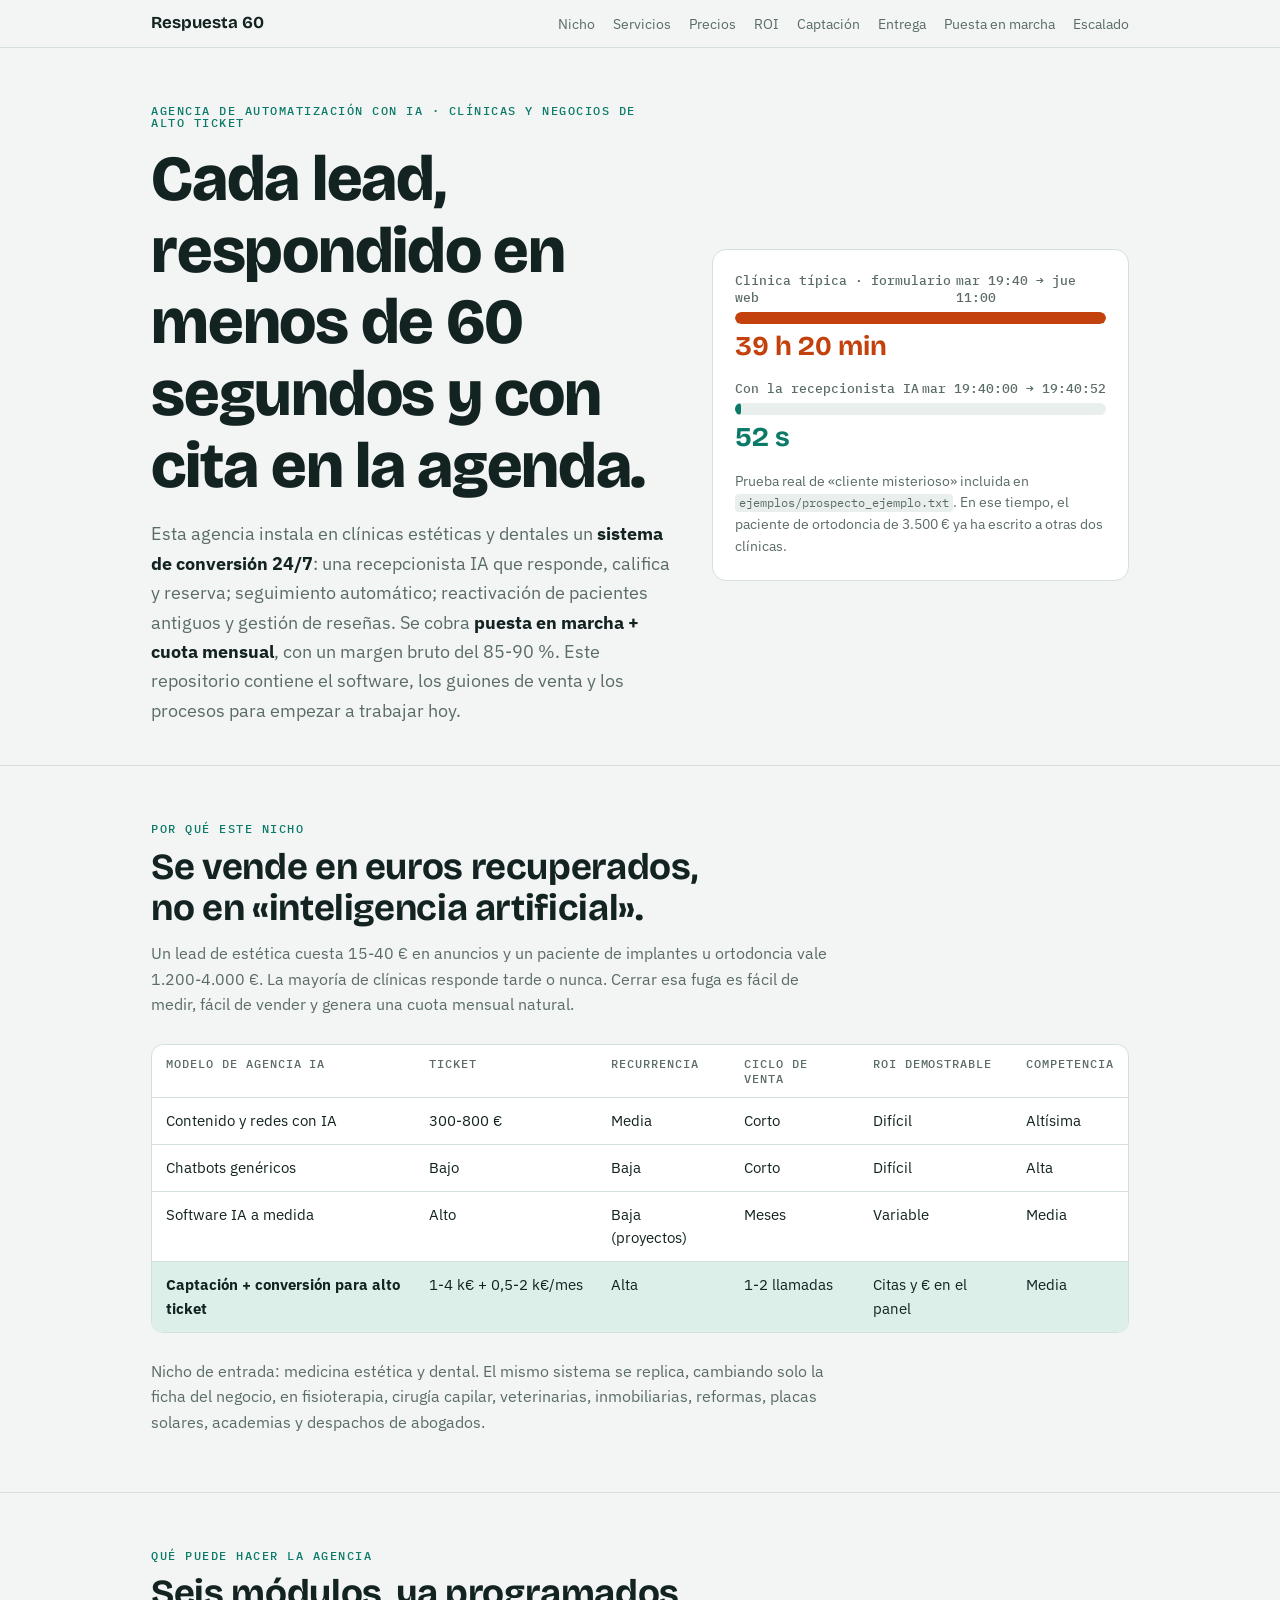
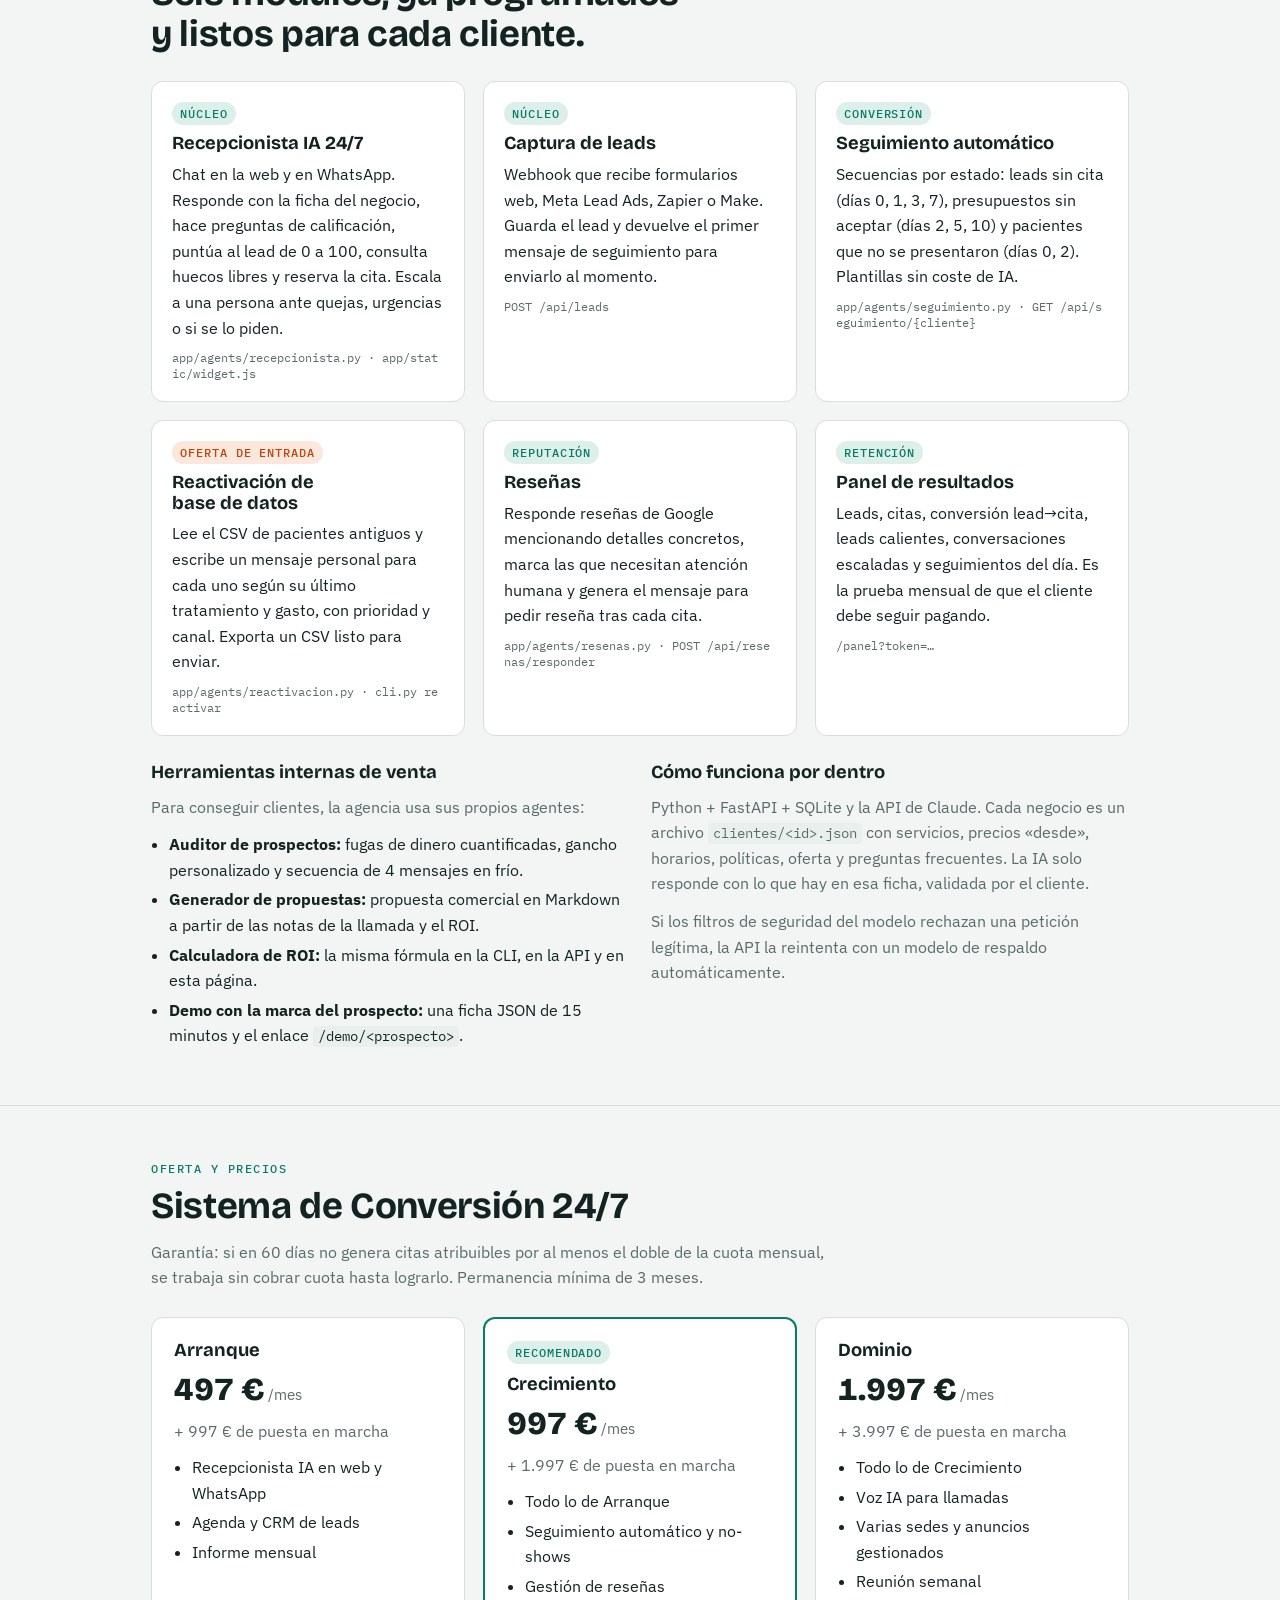
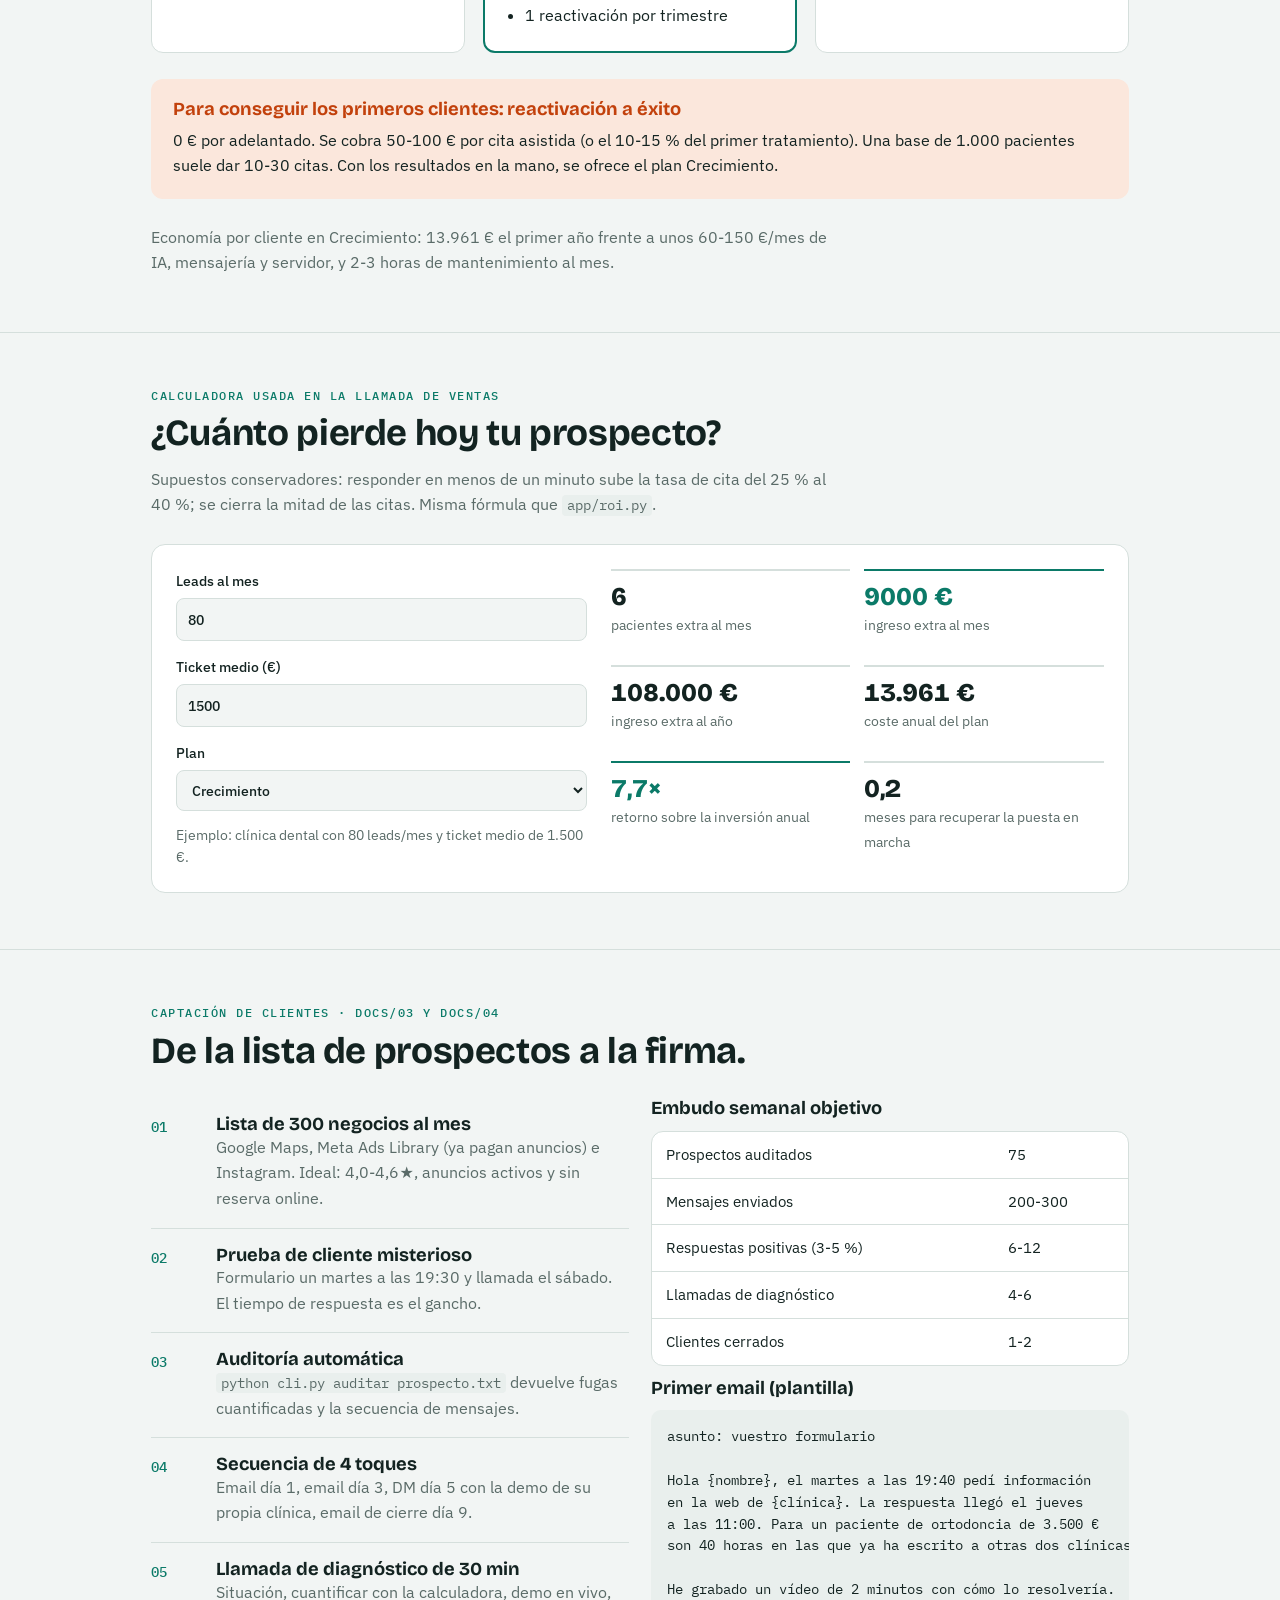
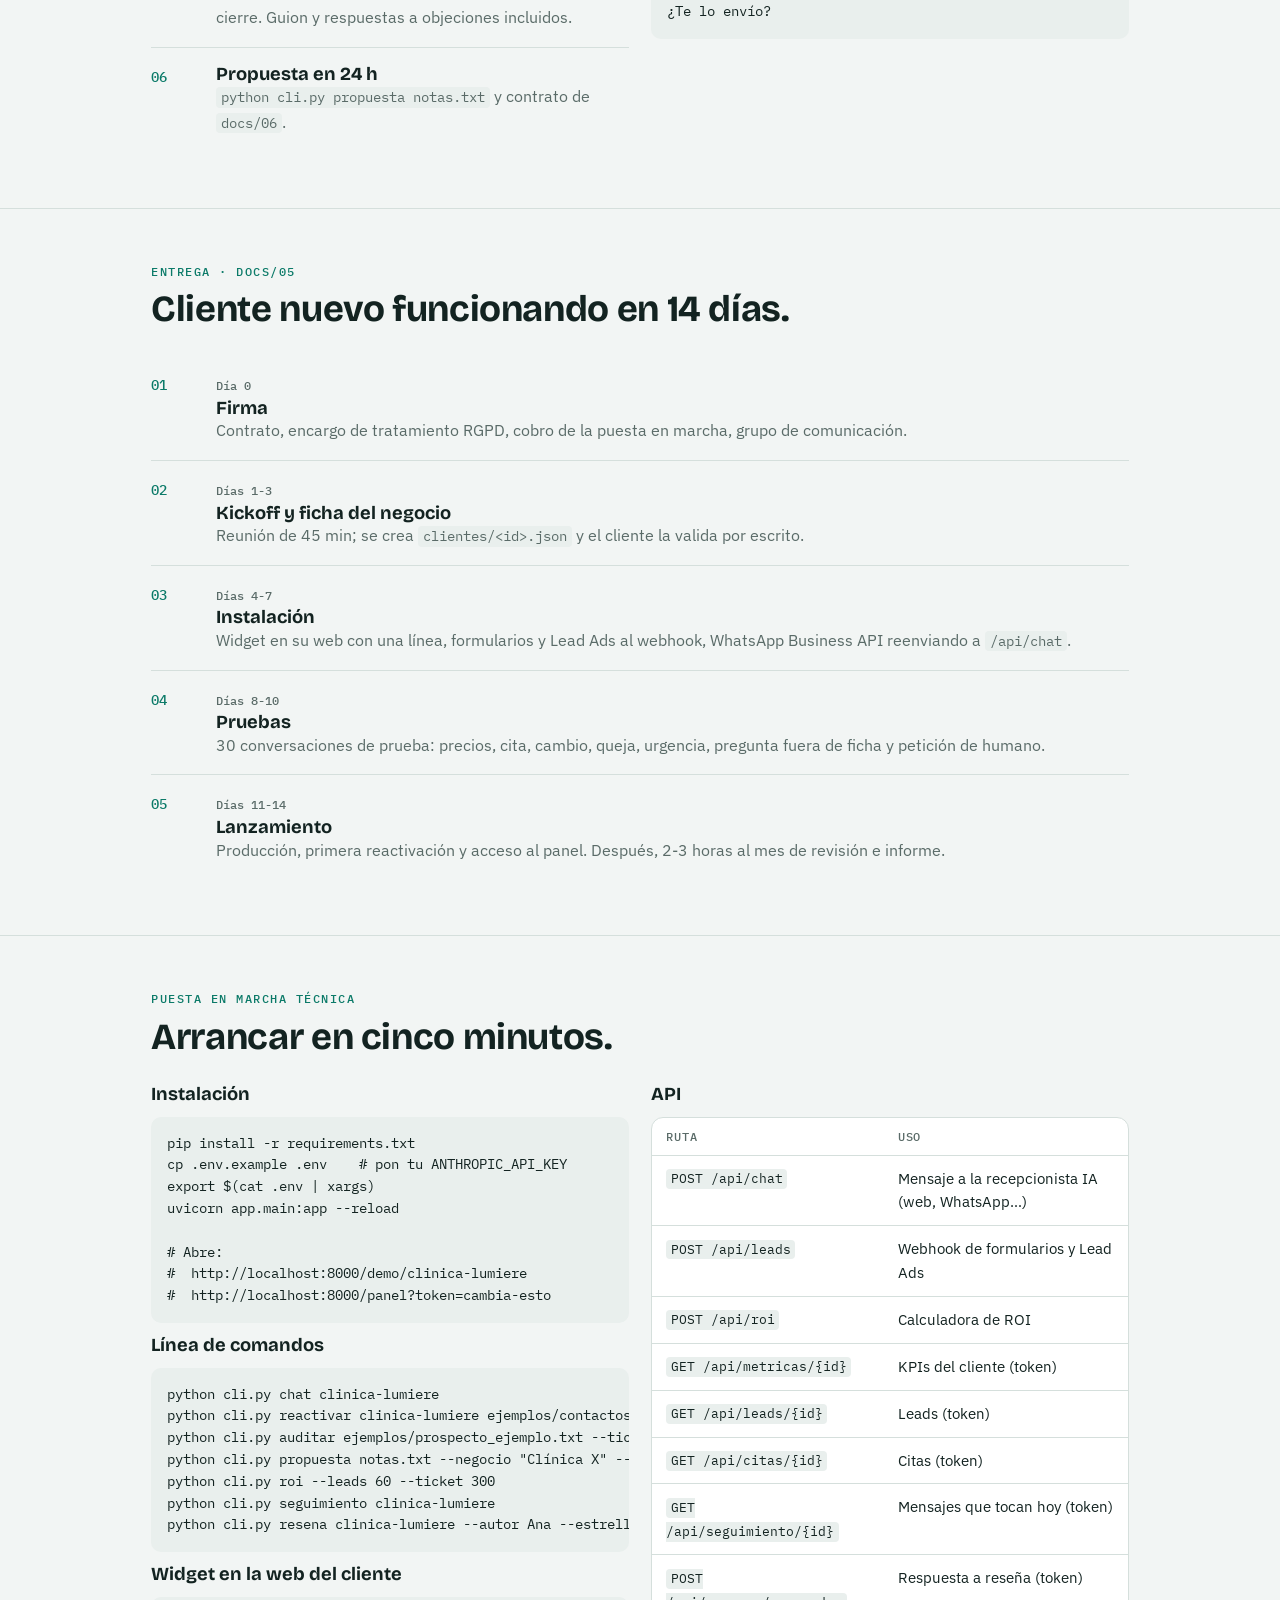
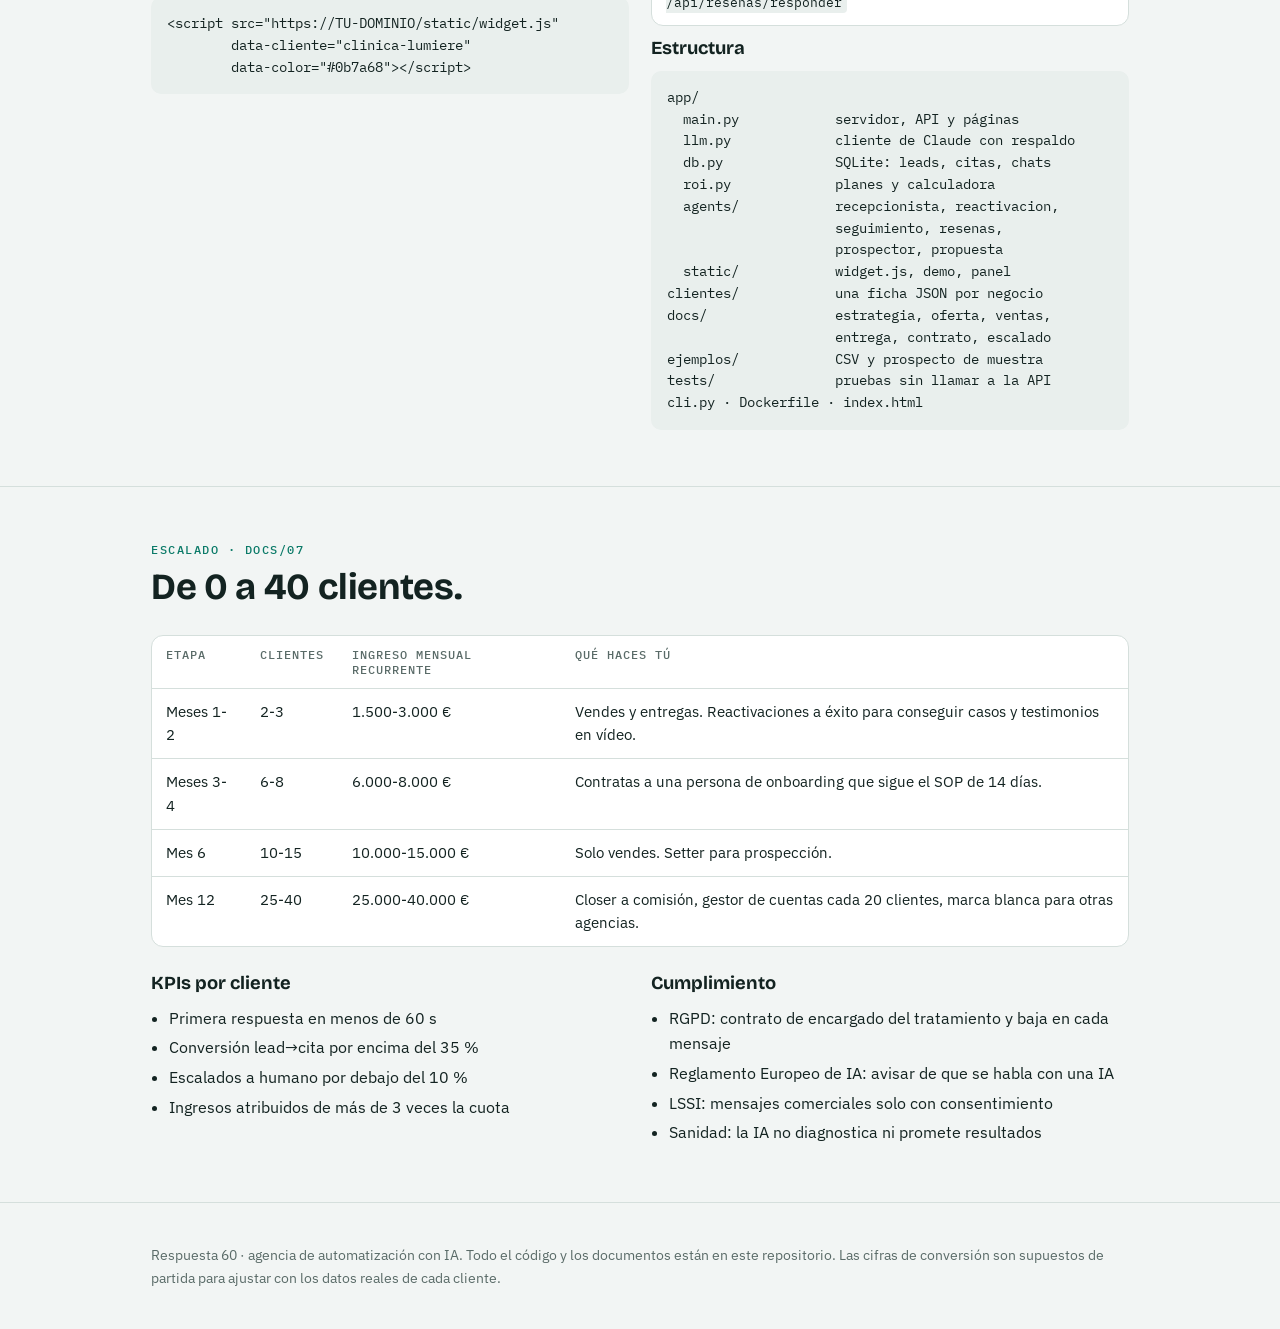
<file: index.html>
<!doctype html>
<html lang="es">
<head>
<meta charset="utf-8">
<meta name="viewport" content="width=device-width, initial-scale=1, viewport-fit=cover">
<title>Agencia Respuesta 60</title>
<link rel="preconnect" href="https://fonts.googleapis.com">
<link rel="stylesheet" href="https://fonts.googleapis.com/css2?family=Bricolage+Grotesque:opsz,wght@12..96,500;12..96,700;12..96,800&family=IBM+Plex+Sans:wght@400;500;600&family=IBM+Plex+Mono:wght@400;500&display=swap">
<style>
/* Layout: columna de lectura de 68ch con bandas a ancho completo; el reloj de respuesta (60 s) es el hilo visual. */
:root{
  --bg:#f2f5f4; --surface:#ffffff; --ink:#132321; --muted:#5a6b68; --line:#d5dfdc;
  --accent:#0b7a68; --accent-soft:#dcefe9; --signal:#c2410c; --signal-soft:#fbe7dc; --code:#e9efed;
  --display:"Bricolage Grotesque", "Segoe UI", system-ui, sans-serif;
  --body:"IBM Plex Sans", "Segoe UI", system-ui, sans-serif;
  --mono:"IBM Plex Mono", ui-monospace, "SFMono-Regular", Menlo, monospace;
}
@media (prefers-color-scheme: dark){:root:not([data-theme="light"]){
  --bg:#0f1918; --surface:#162321; --ink:#e6efed; --muted:#9aaeaa; --line:#2a3b38;
  --accent:#3cc7ad; --accent-soft:#163a34; --signal:#fb8f5c; --signal-soft:#3a2219; --code:#1c2b29; color-scheme:dark}}
:root[data-theme="dark"]{
  --bg:#0f1918; --surface:#162321; --ink:#e6efed; --muted:#9aaeaa; --line:#2a3b38;
  --accent:#3cc7ad; --accent-soft:#163a34; --signal:#fb8f5c; --signal-soft:#3a2219; --code:#1c2b29; color-scheme:dark}
*{box-sizing:border-box}
body{background:var(--bg);color:var(--ink);font:16px/1.6 var(--body);margin:0}
.wrap{max-width:1080px;margin:0 auto;padding-inline:max(16px,4vw)}
.read{max-width:68ch}
h1,h2,h3{font-family:var(--display);line-height:1.12;text-wrap:balance;margin:0}
h1{font-size:clamp(2.2rem,5.5vw,4rem);font-weight:800;letter-spacing:-.02em}
h2{font-size:clamp(1.6rem,3.2vw,2.3rem);font-weight:700;letter-spacing:-.01em}
h3{font-size:1.15rem;font-weight:700}
p{margin:0}
a{color:var(--accent)}
code,pre{font-family:var(--mono);font-size:.88em}
code{background:var(--code);padding:.1em .35em;border-radius:4px}
.eyebrow{font:500 .78rem/1 var(--mono);text-transform:uppercase;letter-spacing:.12em;color:var(--accent)}
.muted{color:var(--muted)}
:focus-visible{outline:3px solid var(--accent);outline-offset:2px}

nav.top{position:sticky;top:env(safe-area-inset-top,0px);z-index:5;background:var(--bg);border-bottom:1px solid var(--line)}
nav.top .wrap{display:flex;gap:18px;align-items:center;overflow-x:auto;padding-block:10px;white-space:nowrap}
nav.top b{font-family:var(--display);font-size:1.05rem;margin-right:auto}
nav.top a{color:var(--muted);text-decoration:none;font-size:.9rem}
nav.top a:hover{color:var(--ink)}

header.hero{padding-block:56px 40px}
.hero-grid{display:grid;grid-template-columns:1.25fr 1fr;gap:40px;align-items:center}
.hero-grid>*{min-width:0}
.lede{font-size:1.15rem;color:var(--muted);margin-top:18px;max-width:58ch}
.lede strong{color:var(--ink)}
.clock{background:var(--surface);border:1px solid var(--line);border-radius:14px;padding:22px;display:grid;gap:18px}
.lane{display:grid;gap:6px}
.lane .lbl{display:flex;justify-content:space-between;font:500 .8rem var(--mono);color:var(--muted)}
.bar{height:12px;border-radius:6px;background:var(--code);position:relative;overflow:hidden}
.bar i{position:absolute;inset:0 auto 0 0;border-radius:6px}
.slow i{width:100%;background:var(--signal)}
.fast i{width:.06%;min-width:6px;background:var(--accent)}
.lane .big{font:700 1.7rem var(--display);font-variant-numeric:tabular-nums}
.slow .big{color:var(--signal)} .fast .big{color:var(--accent)}
.clock small{color:var(--muted);font-size:.85rem}

section{padding-block:56px;border-top:1px solid var(--line)}
section>.wrap{display:grid;gap:26px}
.cols{display:grid;grid-template-columns:repeat(auto-fit,minmax(min(100%,300px),1fr));gap:18px}
.cols>*{min-width:0}
.mod{background:var(--surface);border:1px solid var(--line);border-radius:12px;padding:20px;display:grid;gap:8px;align-content:start}
.mod .file{font:400 .78rem var(--mono);color:var(--muted);word-break:break-all}
.tbl{overflow-x:auto;border:1px solid var(--line);border-radius:12px;background:var(--surface)}
table{border-collapse:collapse;width:100%;min-width:620px;font-size:.93rem}
th,td{padding:11px 14px;text-align:left;border-bottom:1px solid var(--line);vertical-align:top}
tr:last-child td{border-bottom:0}
th{font:500 .75rem var(--mono);text-transform:uppercase;letter-spacing:.08em;color:var(--muted)}
td.num{font-variant-numeric:tabular-nums;white-space:nowrap}
tr.win td{background:var(--accent-soft)}

.plans{display:grid;grid-template-columns:repeat(auto-fit,minmax(min(100%,240px),1fr));gap:18px}
.plan{background:var(--surface);border:1px solid var(--line);border-radius:12px;padding:22px;display:grid;gap:10px;align-content:start}
.plan.rec{border:2px solid var(--accent)}
.plan .price{font:800 2rem var(--display);font-variant-numeric:tabular-nums}
.plan .price span{font:400 .95rem var(--body);color:var(--muted)}
.pill{display:inline-block;font:500 .72rem var(--mono);text-transform:uppercase;letter-spacing:.08em;padding:4px 8px;border-radius:99px;background:var(--accent-soft);color:var(--accent);justify-self:start}
.pill.warm{background:var(--signal-soft);color:var(--signal)}
ul.tight{margin:0;padding-left:1.1em;display:grid;gap:4px}
.callout{background:var(--signal-soft);border-radius:12px;padding:20px 22px;display:grid;gap:8px}
.callout h3{color:var(--signal)}

.calc{display:grid;grid-template-columns:1fr 1.2fr;gap:24px;background:var(--surface);border:1px solid var(--line);border-radius:14px;padding:24px}
.calc>*{min-width:0}
.calc form{display:grid;gap:14px}
.calc label{display:grid;gap:6px;font-size:.9rem;font-weight:500}
.calc input,.calc select{font:inherit;padding:9px 11px;border:1px solid var(--line);border-radius:8px;background:var(--bg);color:var(--ink);width:100%}
.out{display:grid;grid-template-columns:repeat(2,minmax(0,1fr));gap:14px}
.out div{border-top:2px solid var(--line);padding-top:10px}
.out b{display:block;font:800 1.6rem var(--display);font-variant-numeric:tabular-nums}
.out div.hl{border-color:var(--accent)} .out div.hl b{color:var(--accent)}
.out span{font-size:.85rem;color:var(--muted)}

ol.steps{list-style:none;margin:0;padding:0;display:grid;gap:0;counter-reset:s}
ol.steps li{counter-increment:s;display:grid;grid-template-columns:3.2rem 1fr;gap:14px;padding:16px 0;border-bottom:1px solid var(--line)}
ol.steps li:last-child{border-bottom:0}
ol.steps li>div{min-width:0}
ol.steps li::before{content:counter(s,decimal-leading-zero);font:500 .9rem var(--mono);color:var(--accent);padding-top:3px}
.day{font:500 .78rem var(--mono);color:var(--muted)}

pre{background:var(--code);border-radius:10px;padding:16px;overflow-x:auto;margin:0;line-height:1.55}
.split{display:grid;grid-template-columns:1fr 1fr;gap:22px}
.split>*{min-width:0;display:grid;gap:12px;align-content:start}
footer{padding-block:40px;border-top:1px solid var(--line);color:var(--muted);font-size:.9rem}

@media (max-width:820px){.hero-grid,.calc,.split{grid-template-columns:1fr}header.hero{padding-block:36px 28px}}
@media (prefers-reduced-motion:no-preference){.fast i{animation:pulse 1.6s ease-in-out infinite}
@keyframes pulse{50%{opacity:.45}}}
</style>
</head>
<body>

<nav class="top" aria-label="Secciones"><div class="wrap">
  <b>Respuesta 60</b>
  <a href="#nicho">Nicho</a><a href="#servicios">Servicios</a><a href="#precios">Precios</a>
  <a href="#roi">ROI</a><a href="#clientes">Captación</a><a href="#entrega">Entrega</a>
  <a href="#tecnico">Puesta en marcha</a><a href="#escala">Escalado</a>
</div></nav>

<header class="hero"><div class="wrap hero-grid">
  <div>
    <p class="eyebrow">Agencia de automatización con IA · clínicas y negocios de alto ticket</p>
    <h1 style="margin-top:14px">Cada lead, respondido en menos de 60 segundos y con cita en la agenda.</h1>
    <p class="lede">Esta agencia instala en clínicas estéticas y dentales un <strong>sistema de conversión 24/7</strong>: una recepcionista IA que responde, califica y reserva; seguimiento automático; reactivación de pacientes antiguos y gestión de reseñas. Se cobra <strong>puesta en marcha + cuota mensual</strong>, con un margen bruto del 85-90 %. Este repositorio contiene el software, los guiones de venta y los procesos para empezar a trabajar hoy.</p>
  </div>
  <div class="clock" aria-label="Comparativa de tiempo de respuesta a un lead">
    <div class="lane slow">
      <div class="lbl"><span>Clínica típica · formulario web</span><span>mar 19:40 → jue 11:00</span></div>
      <div class="bar"><i></i></div>
      <div class="big">39 h 20 min</div>
    </div>
    <div class="lane fast">
      <div class="lbl"><span>Con la recepcionista IA</span><span>mar 19:40:00 → 19:40:52</span></div>
      <div class="bar"><i></i></div>
      <div class="big">52 s</div>
    </div>
    <small>Prueba real de «cliente misterioso» incluida en <code>ejemplos/prospecto_ejemplo.txt</code>. En ese tiempo, el paciente de ortodoncia de 3.500 € ya ha escrito a otras dos clínicas.</small>
  </div>
</div></header>

<section id="nicho"><div class="wrap">
  <div class="read" style="display:grid;gap:12px">
    <p class="eyebrow">Por qué este nicho</p>
    <h2>Se vende en euros recuperados, no en «inteligencia artificial».</h2>
    <p class="muted">Un lead de estética cuesta 15-40 € en anuncios y un paciente de implantes u ortodoncia vale 1.200-4.000 €. La mayoría de clínicas responde tarde o nunca. Cerrar esa fuga es fácil de medir, fácil de vender y genera una cuota mensual natural.</p>
  </div>
  <div class="tbl"><table>
    <thead><tr><th>Modelo de agencia IA</th><th>Ticket</th><th>Recurrencia</th><th>Ciclo de venta</th><th>ROI demostrable</th><th>Competencia</th></tr></thead>
    <tbody>
      <tr><td>Contenido y redes con IA</td><td class="num">300-800 €</td><td>Media</td><td>Corto</td><td>Difícil</td><td>Altísima</td></tr>
      <tr><td>Chatbots genéricos</td><td class="num">Bajo</td><td>Baja</td><td>Corto</td><td>Difícil</td><td>Alta</td></tr>
      <tr><td>Software IA a medida</td><td class="num">Alto</td><td>Baja (proyectos)</td><td>Meses</td><td>Variable</td><td>Media</td></tr>
      <tr class="win"><td><strong>Captación + conversión para alto ticket</strong></td><td class="num">1-4 k€ + 0,5-2 k€/mes</td><td>Alta</td><td>1-2 llamadas</td><td>Citas y € en el panel</td><td>Media</td></tr>
    </tbody>
  </table></div>
  <p class="muted read">Nicho de entrada: medicina estética y dental. El mismo sistema se replica, cambiando solo la ficha del negocio, en fisioterapia, cirugía capilar, veterinarias, inmobiliarias, reformas, placas solares, academias y despachos de abogados.</p>
</div></section>

<section id="servicios"><div class="wrap">
  <div class="read" style="display:grid;gap:12px">
    <p class="eyebrow">Qué puede hacer la agencia</p>
    <h2>Seis módulos, ya programados y listos para cada cliente.</h2>
  </div>
  <div class="cols">
    <article class="mod"><span class="pill">Núcleo</span><h3>Recepcionista IA 24/7</h3>
      <p>Chat en la web y en WhatsApp. Responde con la ficha del negocio, hace preguntas de calificación, puntúa al lead de 0 a 100, consulta huecos libres y reserva la cita. Escala a una persona ante quejas, urgencias o si se lo piden.</p>
      <p class="file">app/agents/recepcionista.py · app/static/widget.js</p></article>
    <article class="mod"><span class="pill">Núcleo</span><h3>Captura de leads</h3>
      <p>Webhook que recibe formularios web, Meta Lead Ads, Zapier o Make. Guarda el lead y devuelve el primer mensaje de seguimiento para enviarlo al momento.</p>
      <p class="file">POST /api/leads</p></article>
    <article class="mod"><span class="pill">Conversión</span><h3>Seguimiento automático</h3>
      <p>Secuencias por estado: leads sin cita (días 0, 1, 3, 7), presupuestos sin aceptar (días 2, 5, 10) y pacientes que no se presentaron (días 0, 2). Plantillas sin coste de IA.</p>
      <p class="file">app/agents/seguimiento.py · GET /api/seguimiento/{cliente}</p></article>
    <article class="mod"><span class="pill warm">Oferta de entrada</span><h3>Reactivación de base de datos</h3>
      <p>Lee el CSV de pacientes antiguos y escribe un mensaje personal para cada uno según su último tratamiento y gasto, con prioridad y canal. Exporta un CSV listo para enviar.</p>
      <p class="file">app/agents/reactivacion.py · cli.py reactivar</p></article>
    <article class="mod"><span class="pill">Reputación</span><h3>Reseñas</h3>
      <p>Responde reseñas de Google mencionando detalles concretos, marca las que necesitan atención humana y genera el mensaje para pedir reseña tras cada cita.</p>
      <p class="file">app/agents/resenas.py · POST /api/resenas/responder</p></article>
    <article class="mod"><span class="pill">Retención</span><h3>Panel de resultados</h3>
      <p>Leads, citas, conversión lead→cita, leads calientes, conversaciones escaladas y seguimientos del día. Es la prueba mensual de que el cliente debe seguir pagando.</p>
      <p class="file">/panel?token=…</p></article>
  </div>
  <div class="split">
    <div><h3>Herramientas internas de venta</h3>
      <p class="muted">Para conseguir clientes, la agencia usa sus propios agentes:</p>
      <ul class="tight">
        <li><strong>Auditor de prospectos:</strong> fugas de dinero cuantificadas, gancho personalizado y secuencia de 4 mensajes en frío.</li>
        <li><strong>Generador de propuestas:</strong> propuesta comercial en Markdown a partir de las notas de la llamada y el ROI.</li>
        <li><strong>Calculadora de ROI:</strong> la misma fórmula en la CLI, en la API y en esta página.</li>
        <li><strong>Demo con la marca del prospecto:</strong> una ficha JSON de 15 minutos y el enlace <code>/demo/&lt;prospecto&gt;</code>.</li>
      </ul></div>
    <div><h3>Cómo funciona por dentro</h3>
      <p class="muted">Python + FastAPI + SQLite y la API de Claude. Cada negocio es un archivo <code>clientes/&lt;id&gt;.json</code> con servicios, precios «desde», horarios, políticas, oferta y preguntas frecuentes. La IA solo responde con lo que hay en esa ficha, validada por el cliente.</p>
      <p class="muted">Si los filtros de seguridad del modelo rechazan una petición legítima, la API la reintenta con un modelo de respaldo automáticamente.</p></div>
  </div>
</div></section>

<section id="precios"><div class="wrap">
  <div class="read" style="display:grid;gap:12px">
    <p class="eyebrow">Oferta y precios</p>
    <h2>Sistema de Conversión 24/7</h2>
    <p class="muted">Garantía: si en 60 días no genera citas atribuibles por al menos el doble de la cuota mensual, se trabaja sin cobrar cuota hasta lograrlo. Permanencia mínima de 3 meses.</p>
  </div>
  <div class="plans">
    <div class="plan"><h3>Arranque</h3><div class="price">497 €<span> /mes</span></div><span class="muted">+ 997 € de puesta en marcha</span>
      <ul class="tight"><li>Recepcionista IA en web y WhatsApp</li><li>Agenda y CRM de leads</li><li>Informe mensual</li></ul></div>
    <div class="plan rec"><span class="pill">Recomendado</span><h3>Crecimiento</h3><div class="price">997 €<span> /mes</span></div><span class="muted">+ 1.997 € de puesta en marcha</span>
      <ul class="tight"><li>Todo lo de Arranque</li><li>Seguimiento automático y no-shows</li><li>Gestión de reseñas</li><li>1 reactivación por trimestre</li></ul></div>
    <div class="plan"><h3>Dominio</h3><div class="price">1.997 €<span> /mes</span></div><span class="muted">+ 3.997 € de puesta en marcha</span>
      <ul class="tight"><li>Todo lo de Crecimiento</li><li>Voz IA para llamadas</li><li>Varias sedes y anuncios gestionados</li><li>Reunión semanal</li></ul></div>
  </div>
  <div class="callout">
    <h3>Para conseguir los primeros clientes: reactivación a éxito</h3>
    <p>0 € por adelantado. Se cobra 50-100 € por cita asistida (o el 10-15 % del primer tratamiento). Una base de 1.000 pacientes suele dar 10-30 citas. Con los resultados en la mano, se ofrece el plan Crecimiento.</p>
  </div>
  <p class="muted read">Economía por cliente en Crecimiento: 13.961 € el primer año frente a unos 60-150 €/mes de IA, mensajería y servidor, y 2-3 horas de mantenimiento al mes.</p>
</div></section>

<section id="roi"><div class="wrap">
  <div class="read" style="display:grid;gap:12px">
    <p class="eyebrow">Calculadora usada en la llamada de ventas</p>
    <h2>¿Cuánto pierde hoy tu prospecto?</h2>
    <p class="muted">Supuestos conservadores: responder en menos de un minuto sube la tasa de cita del 25 % al 40 %; se cierra la mitad de las citas. Misma fórmula que <code>app/roi.py</code>.</p>
  </div>
  <div class="calc">
    <form id="roi-form" novalidate>
      <label for="leads">Leads al mes<input id="leads" type="number" min="1" value="80" inputmode="numeric"></label>
      <label for="ticket">Ticket medio (€)<input id="ticket" type="number" min="1" value="1500" inputmode="numeric"></label>
      <label for="plan">Plan<select id="plan"><option value="arranque">Arranque</option><option value="crecimiento" selected>Crecimiento</option><option value="dominio">Dominio</option></select></label>
      <p class="muted" style="font-size:.85rem">Ejemplo: clínica dental con 80 leads/mes y ticket medio de 1.500 €.</p>
    </form>
    <div class="out" aria-live="polite">
      <div><b id="o-ventas">–</b><span>pacientes extra al mes</span></div>
      <div class="hl"><b id="o-mes">–</b><span>ingreso extra al mes</span></div>
      <div><b id="o-anual">–</b><span>ingreso extra al año</span></div>
      <div><b id="o-coste">–</b><span>coste anual del plan</span></div>
      <div class="hl"><b id="o-roi">–</b><span>retorno sobre la inversión anual</span></div>
      <div><b id="o-meses">–</b><span>meses para recuperar la puesta en marcha</span></div>
    </div>
  </div>
</div></section>

<section id="clientes"><div class="wrap">
  <div class="read" style="display:grid;gap:12px">
    <p class="eyebrow">Captación de clientes · docs/03 y docs/04</p>
    <h2>De la lista de prospectos a la firma.</h2>
  </div>
  <div class="split">
    <ol class="steps">
      <li><div><h3>Lista de 300 negocios al mes</h3><p class="muted">Google Maps, Meta Ads Library (ya pagan anuncios) e Instagram. Ideal: 4,0-4,6★, anuncios activos y sin reserva online.</p></div></li>
      <li><div><h3>Prueba de cliente misterioso</h3><p class="muted">Formulario un martes a las 19:30 y llamada el sábado. El tiempo de respuesta es el gancho.</p></div></li>
      <li><div><h3>Auditoría automática</h3><p class="muted"><code>python cli.py auditar prospecto.txt</code> devuelve fugas cuantificadas y la secuencia de mensajes.</p></div></li>
      <li><div><h3>Secuencia de 4 toques</h3><p class="muted">Email día 1, email día 3, DM día 5 con la demo de su propia clínica, email de cierre día 9.</p></div></li>
      <li><div><h3>Llamada de diagnóstico de 30 min</h3><p class="muted">Situación, cuantificar con la calculadora, demo en vivo, cierre. Guion y respuestas a objeciones incluidos.</p></div></li>
      <li><div><h3>Propuesta en 24 h</h3><p class="muted"><code>python cli.py propuesta notas.txt</code> y contrato de <code>docs/06</code>.</p></div></li>
    </ol>
    <div>
      <h3>Embudo semanal objetivo</h3>
      <div class="tbl"><table style="min-width:0">
        <tbody>
          <tr><td>Prospectos auditados</td><td class="num">75</td></tr>
          <tr><td>Mensajes enviados</td><td class="num">200-300</td></tr>
          <tr><td>Respuestas positivas (3-5 %)</td><td class="num">6-12</td></tr>
          <tr><td>Llamadas de diagnóstico</td><td class="num">4-6</td></tr>
          <tr><td>Clientes cerrados</td><td class="num">1-2</td></tr>
        </tbody>
      </table></div>
      <h3>Primer email (plantilla)</h3>
      <pre>asunto: vuestro formulario

Hola {nombre}, el martes a las 19:40 pedí información
en la web de {clínica}. La respuesta llegó el jueves
a las 11:00. Para un paciente de ortodoncia de 3.500 €
son 40 horas en las que ya ha escrito a otras dos clínicas.

He grabado un vídeo de 2 minutos con cómo lo resolvería.
¿Te lo envío?</pre>
    </div>
  </div>
</div></section>

<section id="entrega"><div class="wrap">
  <div class="read" style="display:grid;gap:12px">
    <p class="eyebrow">Entrega · docs/05</p>
    <h2>Cliente nuevo funcionando en 14 días.</h2>
  </div>
  <ol class="steps">
    <li><div><span class="day">Día 0</span><h3>Firma</h3><p class="muted">Contrato, encargo de tratamiento RGPD, cobro de la puesta en marcha, grupo de comunicación.</p></div></li>
    <li><div><span class="day">Días 1-3</span><h3>Kickoff y ficha del negocio</h3><p class="muted">Reunión de 45 min; se crea <code>clientes/&lt;id&gt;.json</code> y el cliente la valida por escrito.</p></div></li>
    <li><div><span class="day">Días 4-7</span><h3>Instalación</h3><p class="muted">Widget en su web con una línea, formularios y Lead Ads al webhook, WhatsApp Business API reenviando a <code>/api/chat</code>.</p></div></li>
    <li><div><span class="day">Días 8-10</span><h3>Pruebas</h3><p class="muted">30 conversaciones de prueba: precios, cita, cambio, queja, urgencia, pregunta fuera de ficha y petición de humano.</p></div></li>
    <li><div><span class="day">Días 11-14</span><h3>Lanzamiento</h3><p class="muted">Producción, primera reactivación y acceso al panel. Después, 2-3 horas al mes de revisión e informe.</p></div></li>
  </ol>
</div></section>

<section id="tecnico"><div class="wrap">
  <div class="read" style="display:grid;gap:12px">
    <p class="eyebrow">Puesta en marcha técnica</p>
    <h2>Arrancar en cinco minutos.</h2>
  </div>
  <div class="split">
    <div>
      <h3>Instalación</h3>
<pre>pip install -r requirements.txt
cp .env.example .env    # pon tu ANTHROPIC_API_KEY
export $(cat .env | xargs)
uvicorn app.main:app --reload

# Abre:
#  http://localhost:8000/demo/clinica-lumiere
#  http://localhost:8000/panel?token=cambia-esto</pre>
      <h3>Línea de comandos</h3>
<pre>python cli.py chat clinica-lumiere
python cli.py reactivar clinica-lumiere ejemplos/contactos_ejemplo.csv
python cli.py auditar ejemplos/prospecto_ejemplo.txt --ticket 1500 --leads 80
python cli.py propuesta notas.txt --negocio "Clínica X" --leads 80 --ticket 1500
python cli.py roi --leads 60 --ticket 300
python cli.py seguimiento clinica-lumiere
python cli.py resena clinica-lumiere --autor Ana --estrellas 2 --texto "..."</pre>
      <h3>Widget en la web del cliente</h3>
<pre>&lt;script src="https://TU-DOMINIO/static/widget.js"
        data-cliente="clinica-lumiere"
        data-color="#0b7a68"&gt;&lt;/script&gt;</pre>
    </div>
    <div>
      <h3>API</h3>
      <div class="tbl"><table style="min-width:440px">
        <thead><tr><th>Ruta</th><th>Uso</th></tr></thead>
        <tbody>
          <tr><td><code>POST /api/chat</code></td><td>Mensaje a la recepcionista IA (web, WhatsApp…)</td></tr>
          <tr><td><code>POST /api/leads</code></td><td>Webhook de formularios y Lead Ads</td></tr>
          <tr><td><code>POST /api/roi</code></td><td>Calculadora de ROI</td></tr>
          <tr><td><code>GET /api/metricas/{id}</code></td><td>KPIs del cliente (token)</td></tr>
          <tr><td><code>GET /api/leads/{id}</code></td><td>Leads (token)</td></tr>
          <tr><td><code>GET /api/citas/{id}</code></td><td>Citas (token)</td></tr>
          <tr><td><code>GET /api/seguimiento/{id}</code></td><td>Mensajes que tocan hoy (token)</td></tr>
          <tr><td><code>POST /api/resenas/responder</code></td><td>Respuesta a reseña (token)</td></tr>
        </tbody>
      </table></div>
      <h3>Estructura</h3>
<pre>app/
  main.py            servidor, API y páginas
  llm.py             cliente de Claude con respaldo
  db.py              SQLite: leads, citas, chats
  roi.py             planes y calculadora
  agents/            recepcionista, reactivacion,
                     seguimiento, resenas,
                     prospector, propuesta
  static/            widget.js, demo, panel
clientes/            una ficha JSON por negocio
docs/                estrategia, oferta, ventas,
                     entrega, contrato, escalado
ejemplos/            CSV y prospecto de muestra
tests/               pruebas sin llamar a la API
cli.py · Dockerfile · index.html</pre>
    </div>
  </div>
</div></section>

<section id="escala"><div class="wrap">
  <div class="read" style="display:grid;gap:12px">
    <p class="eyebrow">Escalado · docs/07</p>
    <h2>De 0 a 40 clientes.</h2>
  </div>
  <div class="tbl"><table>
    <thead><tr><th>Etapa</th><th>Clientes</th><th>Ingreso mensual recurrente</th><th>Qué haces tú</th></tr></thead>
    <tbody>
      <tr><td>Meses 1-2</td><td class="num">2-3</td><td class="num">1.500-3.000 €</td><td>Vendes y entregas. Reactivaciones a éxito para conseguir casos y testimonios en vídeo.</td></tr>
      <tr><td>Meses 3-4</td><td class="num">6-8</td><td class="num">6.000-8.000 €</td><td>Contratas a una persona de onboarding que sigue el SOP de 14 días.</td></tr>
      <tr><td>Mes 6</td><td class="num">10-15</td><td class="num">10.000-15.000 €</td><td>Solo vendes. Setter para prospección.</td></tr>
      <tr><td>Mes 12</td><td class="num">25-40</td><td class="num">25.000-40.000 €</td><td>Closer a comisión, gestor de cuentas cada 20 clientes, marca blanca para otras agencias.</td></tr>
    </tbody>
  </table></div>
  <div class="split">
    <div><h3>KPIs por cliente</h3>
      <ul class="tight"><li>Primera respuesta en menos de 60 s</li><li>Conversión lead→cita por encima del 35 %</li><li>Escalados a humano por debajo del 10 %</li><li>Ingresos atribuidos de más de 3 veces la cuota</li></ul></div>
    <div><h3>Cumplimiento</h3>
      <ul class="tight"><li>RGPD: contrato de encargado del tratamiento y baja en cada mensaje</li><li>Reglamento Europeo de IA: avisar de que se habla con una IA</li><li>LSSI: mensajes comerciales solo con consentimiento</li><li>Sanidad: la IA no diagnostica ni promete resultados</li></ul></div>
  </div>
</div></section>

<footer><div class="wrap">Respuesta 60 · agencia de automatización con IA. Todo el código y los documentos están en este repositorio. Las cifras de conversión son supuestos de partida para ajustar con los datos reales de cada cliente.</div></footer>

<script>
(function(){
  var PLANES={arranque:{setup:997,mensual:497},crecimiento:{setup:1997,mensual:997},dominio:{setup:3997,mensual:1997}};
  var eur=new Intl.NumberFormat("es-ES",{style:"currency",currency:"EUR",maximumFractionDigits:0});
  function $(id){return document.getElementById(id)}
  function calc(){
    var leads=Math.max(0,+$("leads").value||0), ticket=Math.max(0,+$("ticket").value||0), p=PLANES[$("plan").value];
    var extra=leads*(0.40-0.25)*0.5, mes=extra*ticket, coste=p.setup+12*p.mensual;
    $("o-ventas").textContent=extra.toLocaleString("es-ES",{maximumFractionDigits:1});
    $("o-mes").textContent=eur.format(mes);
    $("o-anual").textContent=eur.format(mes*12);
    $("o-coste").textContent=eur.format(coste);
    $("o-roi").textContent=coste?(mes*12/coste).toLocaleString("es-ES",{maximumFractionDigits:1})+"×":"–";
    $("o-meses").textContent=mes>p.mensual?(p.setup/(mes-p.mensual)).toLocaleString("es-ES",{maximumFractionDigits:1}):"no se recupera";
  }
  ["leads","ticket","plan"].forEach(function(id){$(id).addEventListener("input",calc)});
  $("roi-form").addEventListener("submit",function(e){e.preventDefault()});
  calc();
})();
</script>
</body>
</html>
</file>
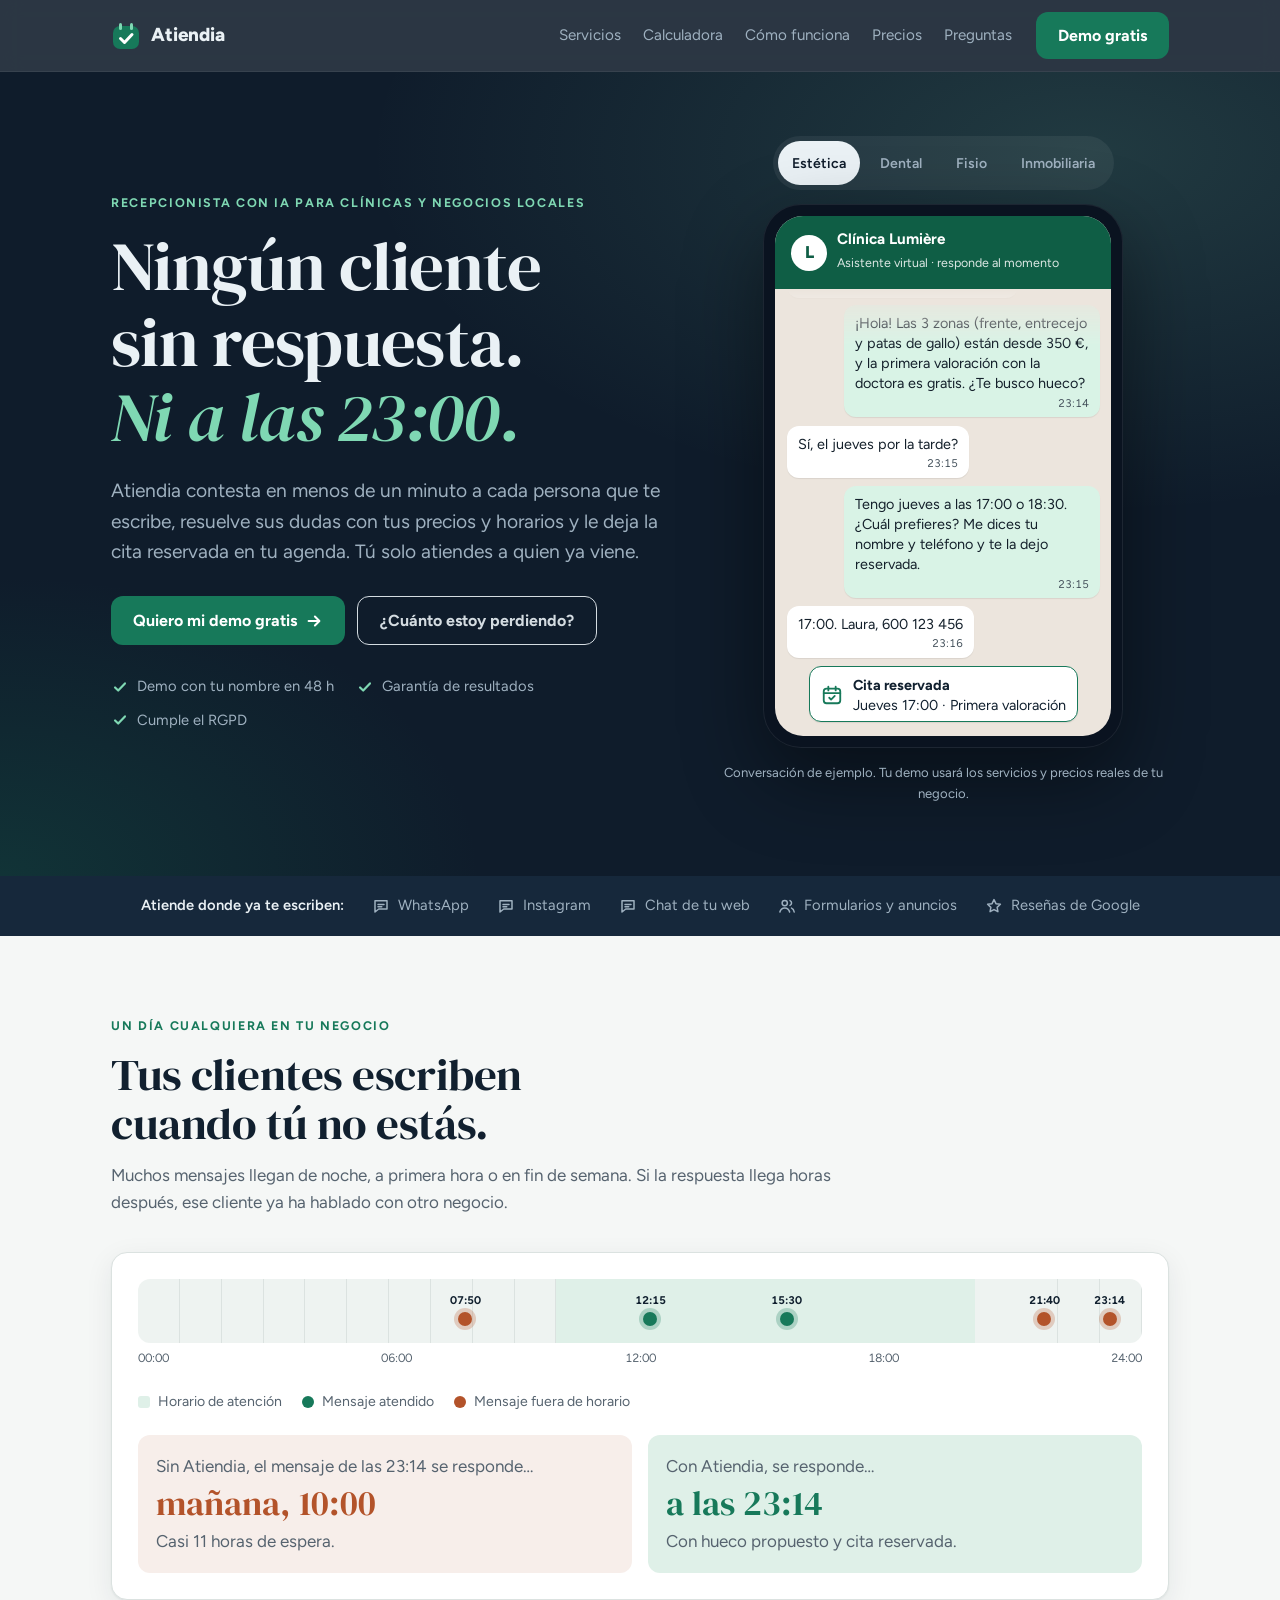
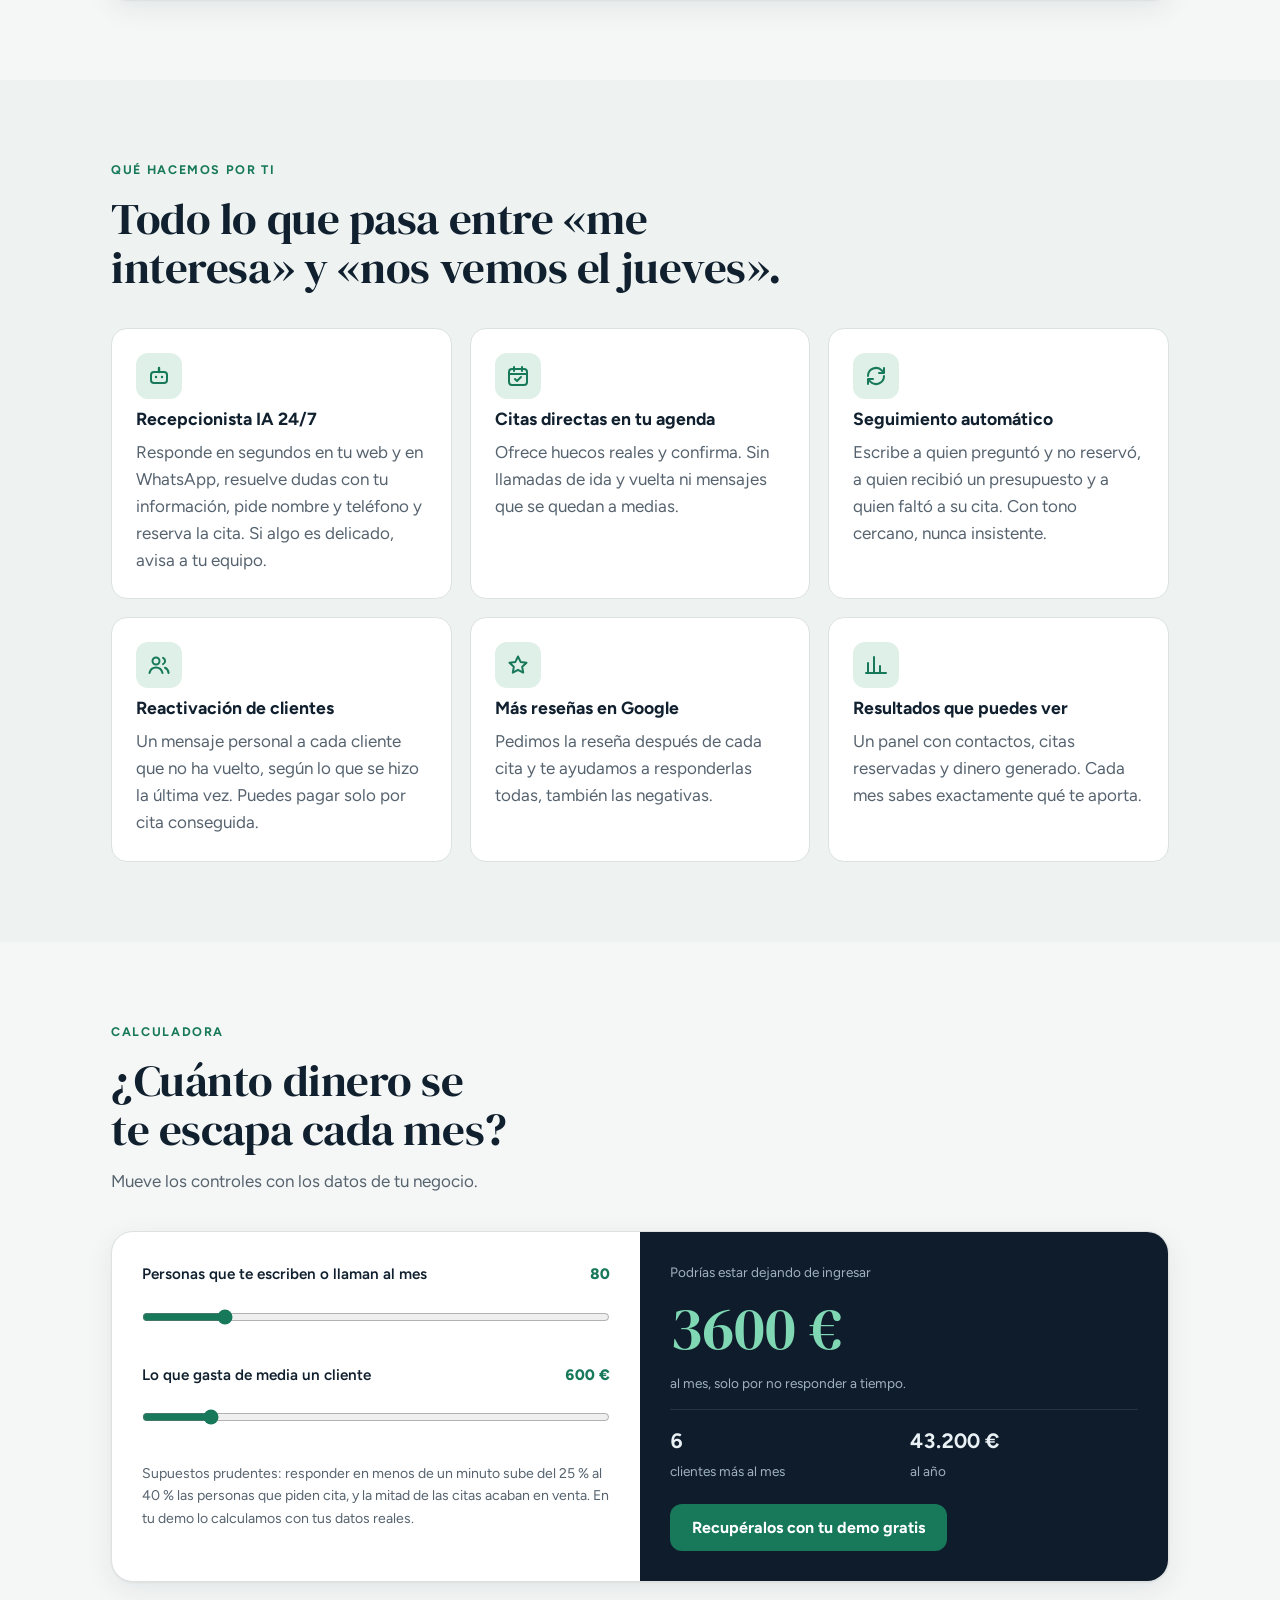
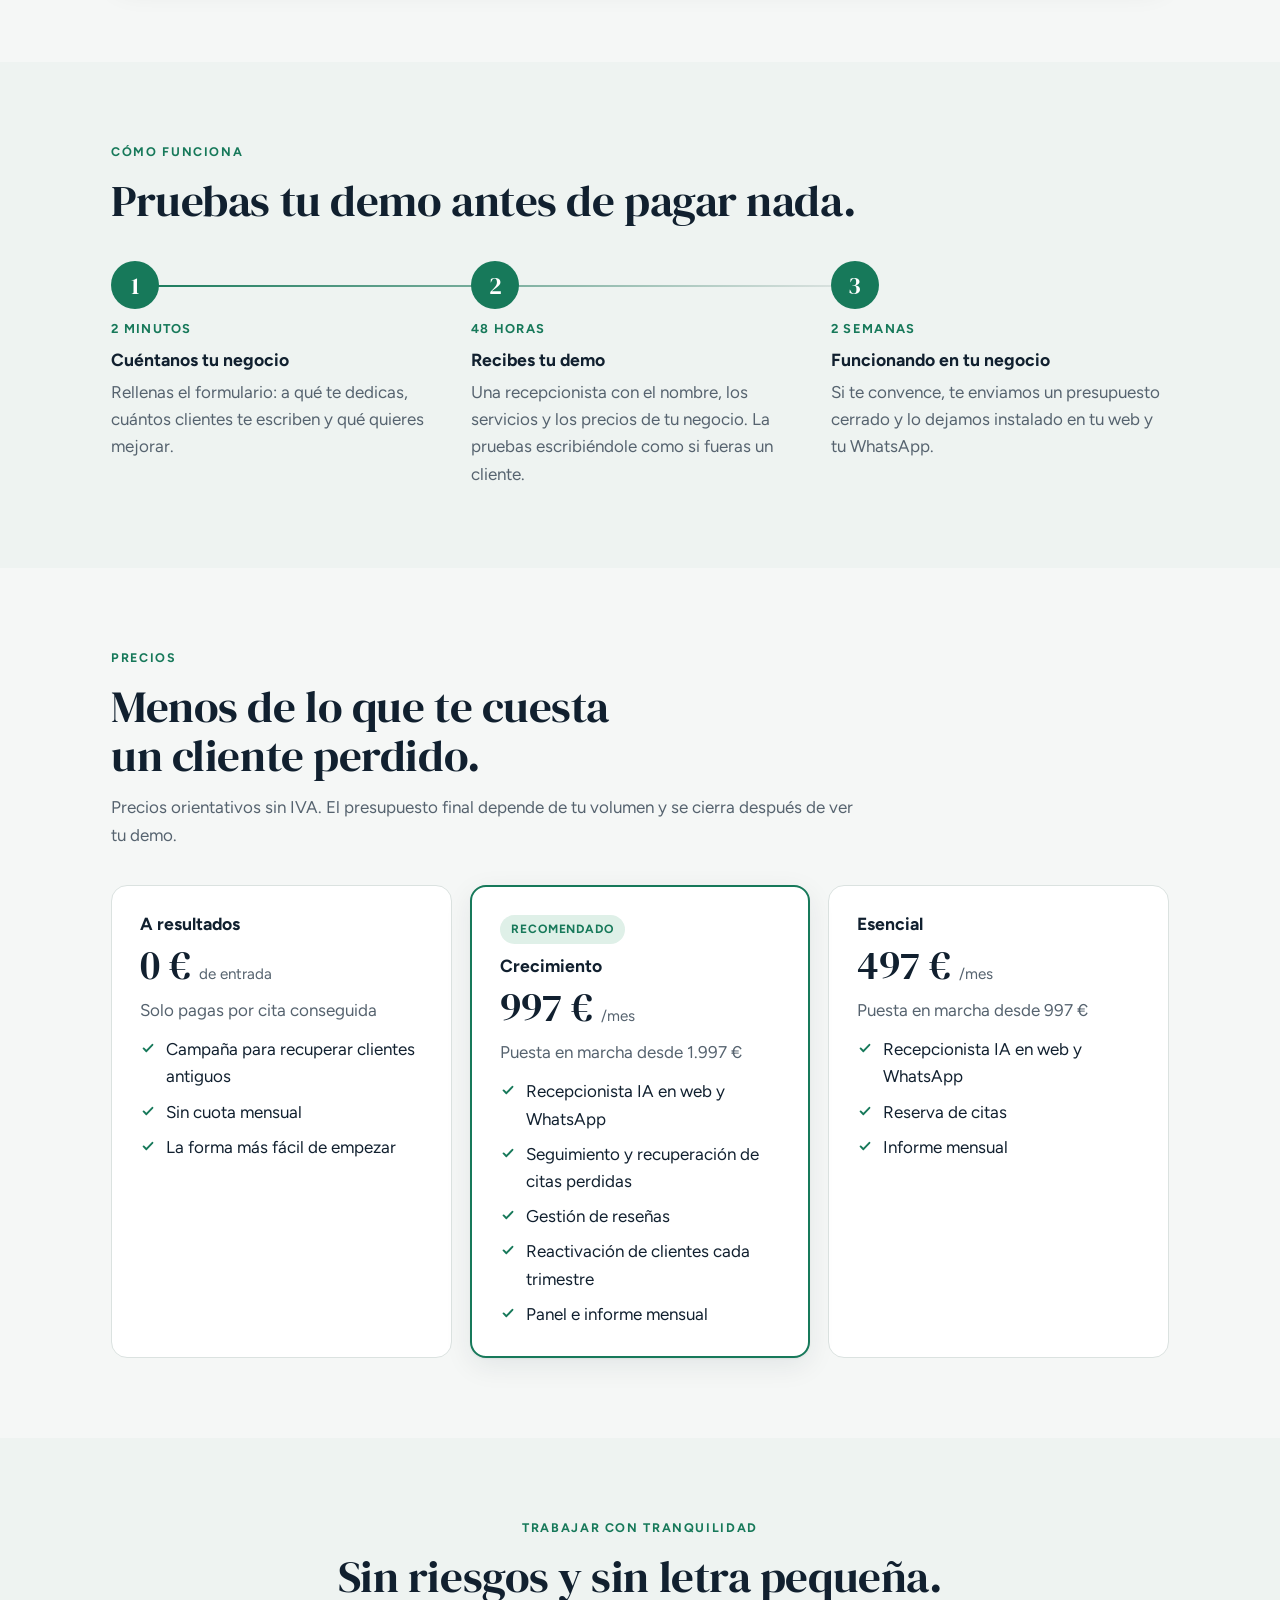
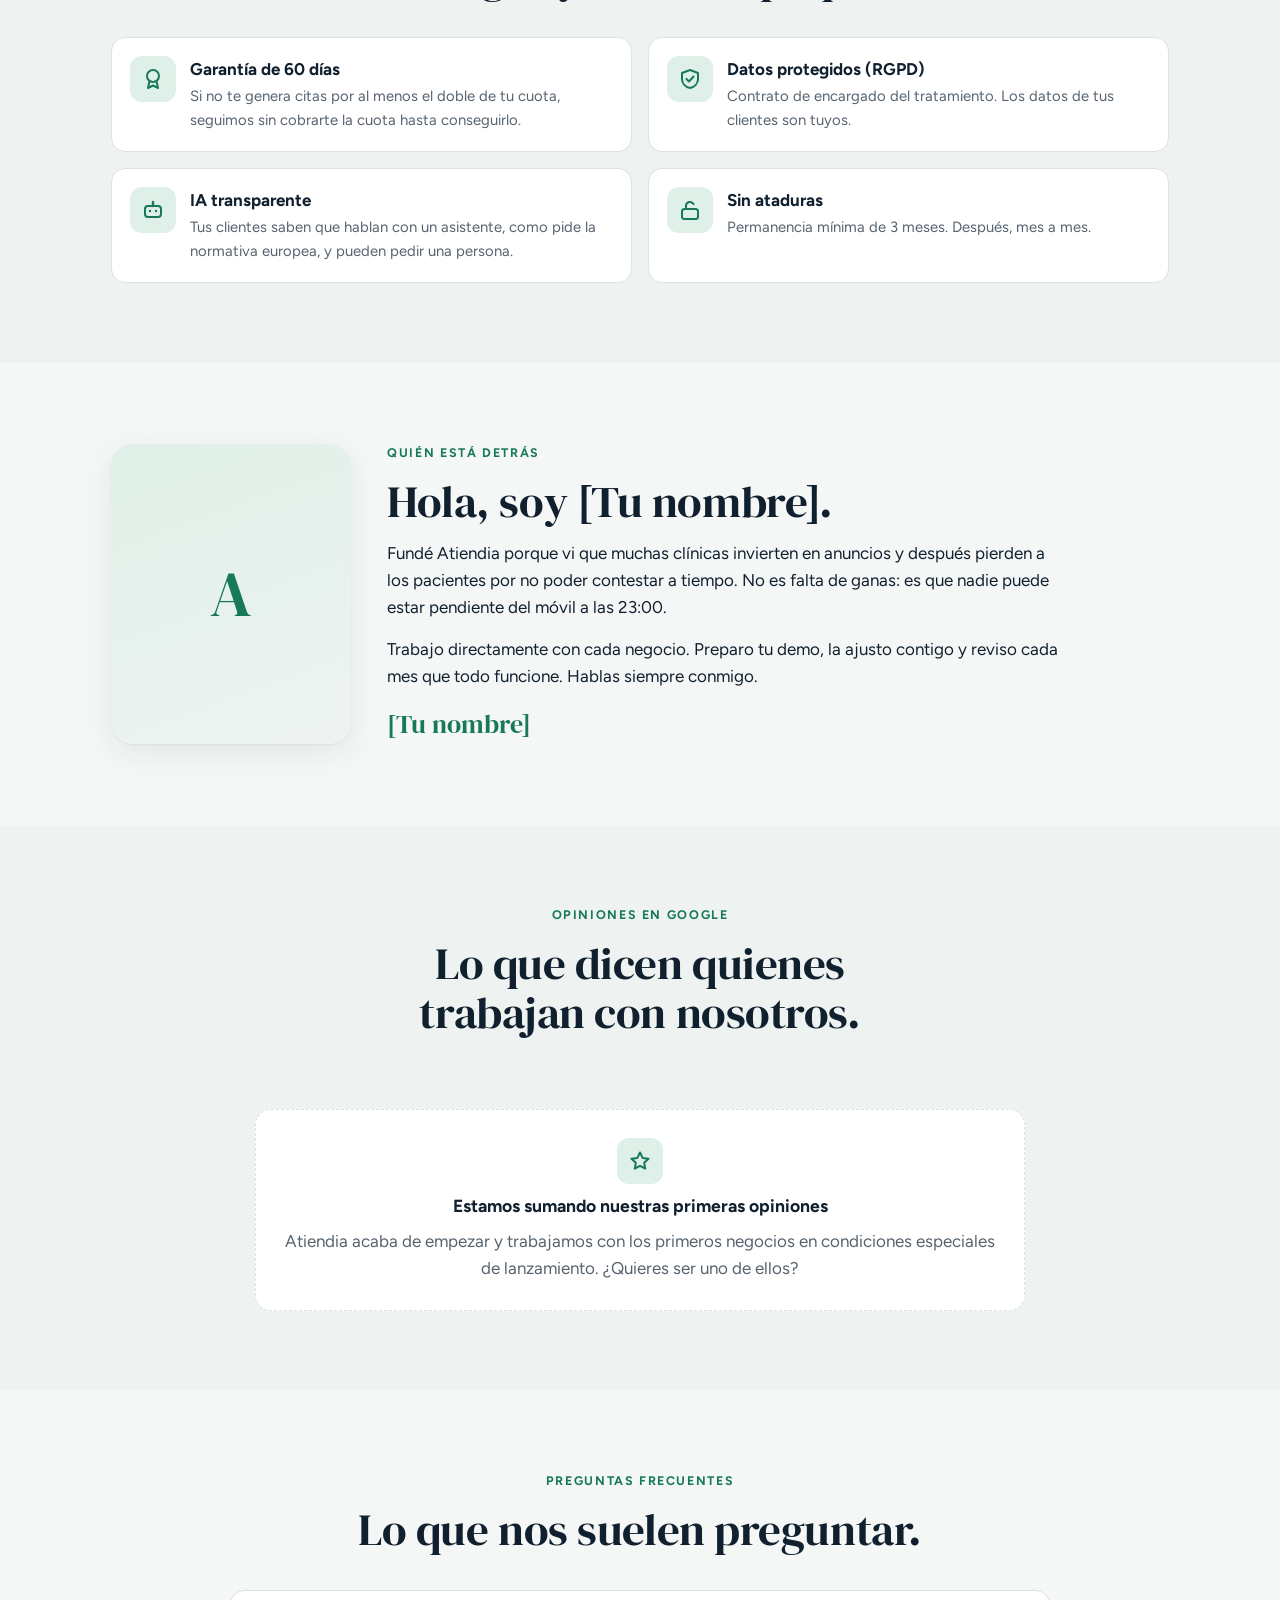
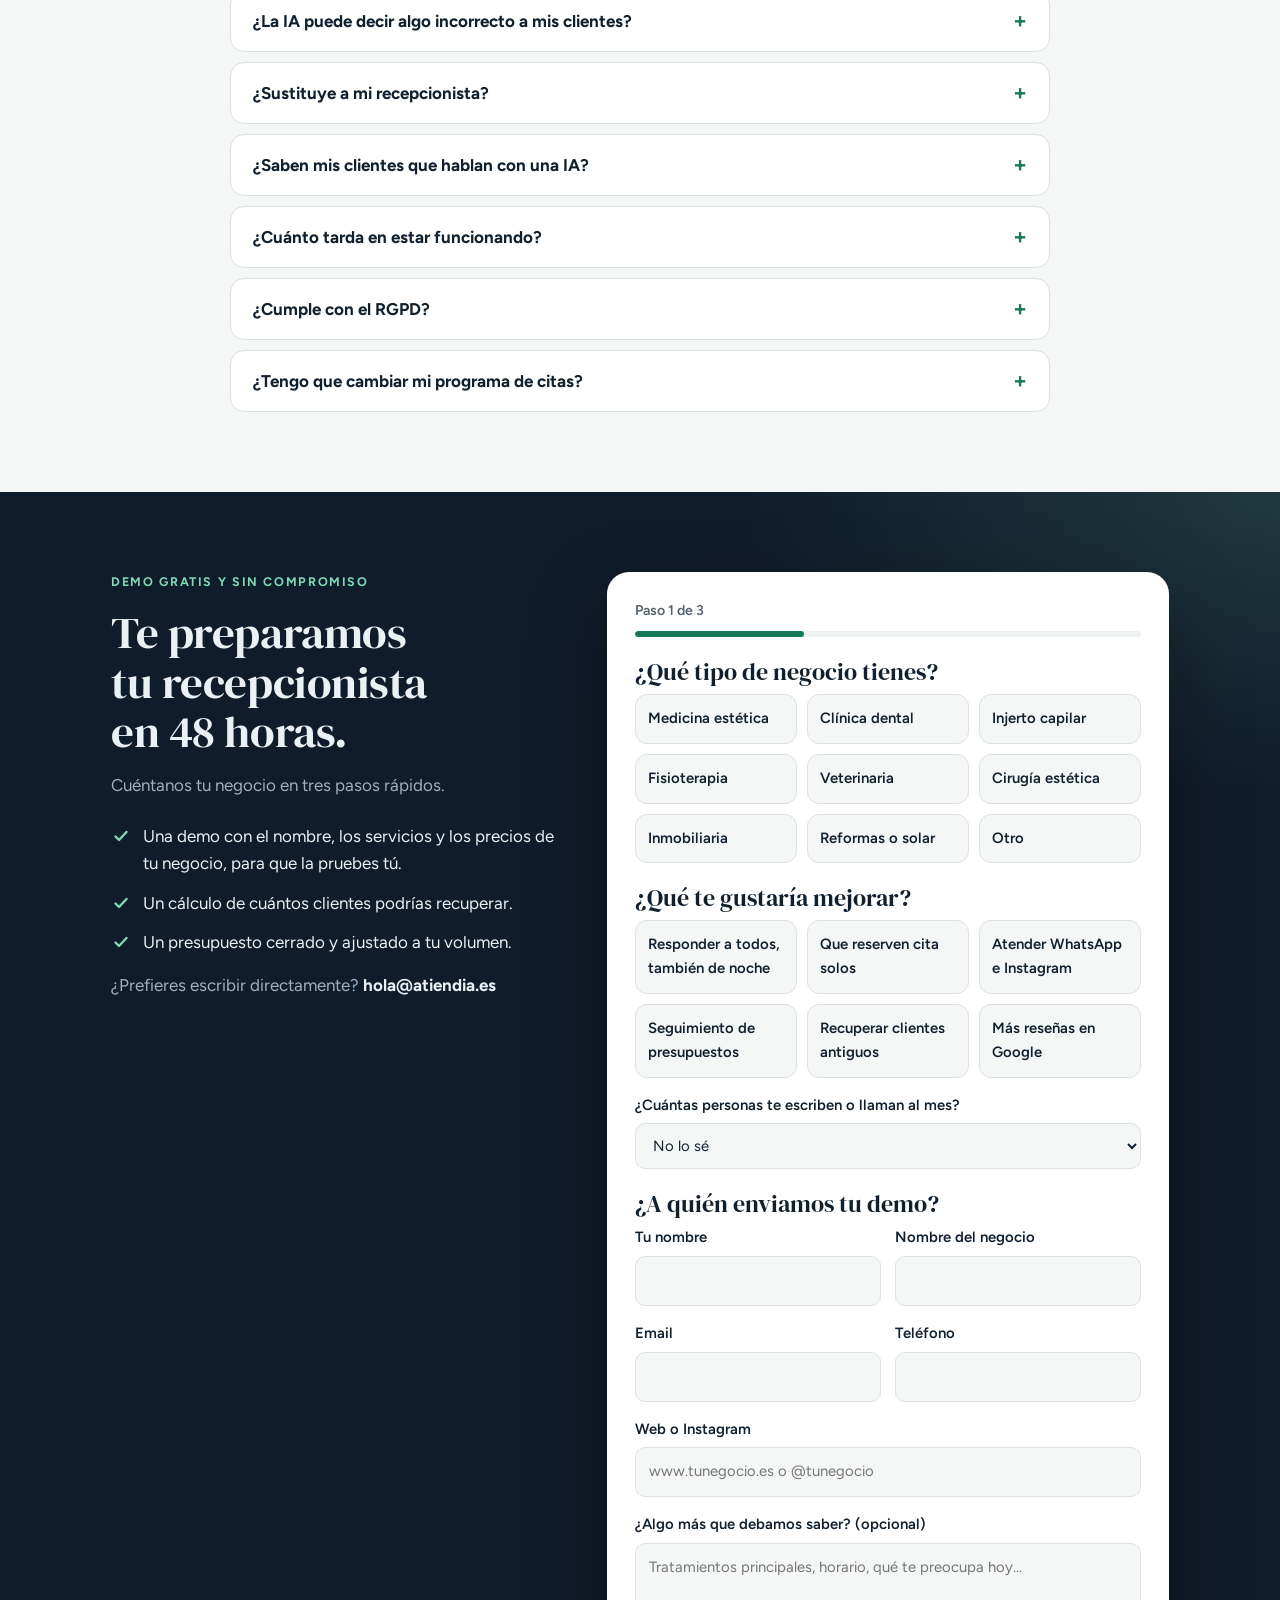
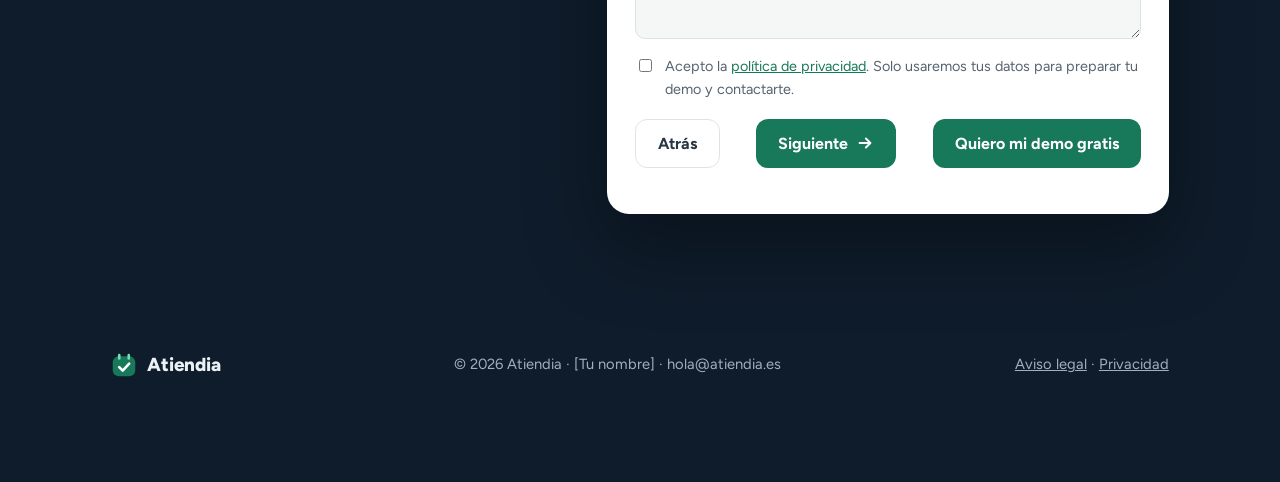
<file: web/index.html>
<!doctype html>
<html lang="es">
<head>
<meta charset="utf-8">
<meta name="viewport" content="width=device-width, initial-scale=1, viewport-fit=cover">
<title>Atiendia · Recepcionista IA 24/7 para clínicas y negocios</title>
<meta name="description" content="Atiendia responde a tus clientes en menos de 60 segundos, día y noche, y les deja la cita reservada. Recepcionista con IA para clínicas estéticas, dentales y negocios locales. Demo gratis con el nombre de tu negocio en 48 h.">
<link rel="canonical" href="https://atiendia.es/">
<meta property="og:type" content="website">
<meta property="og:locale" content="es_ES">
<meta property="og:site_name" content="Atiendia">
<meta property="og:title" content="Atiendia · Ningún cliente sin respuesta">
<meta property="og:description" content="Recepcionista con IA que responde en segundos y reserva citas 24/7. Pide tu demo gratis.">
<meta property="og:url" content="https://atiendia.es/">
<meta name="theme-color" content="#0f1c2b">
<link rel="icon" href="favicon.svg" type="image/svg+xml">
<link rel="preconnect" href="https://fonts.googleapis.com">
<link rel="preconnect" href="https://fonts.gstatic.com" crossorigin>
<link rel="stylesheet" href="https://fonts.googleapis.com/css2?family=DM+Serif+Display:ital@0;1&family=Figtree:wght@400;600;700;800&display=swap">
<link rel="stylesheet" href="estilos.css">
<script type="application/ld+json">
{
  "@context": "https://schema.org",
  "@type": "ProfessionalService",
  "name": "Atiendia",
  "url": "https://atiendia.es/",
  "logo": "https://atiendia.es/favicon.svg",
  "description": "Recepcionista con inteligencia artificial para clínicas y negocios locales: responde a los clientes en segundos, reserva citas 24/7, hace seguimiento y reactiva clientes antiguos.",
  "areaServed": {"@type": "Country", "name": "España"},
  "email": "hola@atiendia.es",
  "founder": {"@type": "Person", "name": "[Tu nombre]"},
  "serviceType": ["Recepcionista virtual con IA", "Automatización de citas", "Reactivación de clientes", "Gestión de reseñas"],
  "priceRange": "€€"
}
</script>
<script type="application/ld+json">
{
  "@context": "https://schema.org",
  "@type": "FAQPage",
  "mainEntity": [
    {"@type": "Question", "name": "¿La IA puede decir algo incorrecto a mis clientes?", "acceptedAnswer": {"@type": "Answer", "text": "Solo responde con la información de tu negocio que tú validas: servicios, precios desde, horarios y políticas. No da diagnósticos ni promete resultados, y pasa la conversación a tu equipo cuando hay quejas, urgencias o alguien pide hablar con una persona."}},
    {"@type": "Question", "name": "¿Sustituye a mi recepcionista?", "acceptedAnswer": {"@type": "Answer", "text": "No. Cubre noches, fines de semana y picos de mensajes, y deja a tu equipo los contactos ya calificados y con cita."}},
    {"@type": "Question", "name": "¿Cuánto tarda en estar funcionando?", "acceptedAnswer": {"@type": "Answer", "text": "La demo con el nombre de tu negocio está lista en 48 horas. La puesta en marcha completa lleva unas dos semanas."}},
    {"@type": "Question", "name": "¿Cumple con el RGPD?", "acceptedAnswer": {"@type": "Answer", "text": "Sí. Firmamos un contrato de encargado del tratamiento, los datos son tuyos y cada mensaje comercial incluye una forma sencilla de darse de baja."}}
  ]
}
</script>
</head>
<body>

<!-- Iconos reutilizables -->
<svg width="0" height="0" style="position:absolute" aria-hidden="true">
  <symbol id="i-check" viewBox="0 0 20 20"><path d="M4.5 10.5l3.5 3.5 7.5-8" fill="none" stroke="currentColor" stroke-width="2.4" stroke-linecap="round" stroke-linejoin="round"/></symbol>
  <symbol id="i-chat" viewBox="0 0 24 24"><path d="M4 5h16v11H9l-5 4z" fill="none" stroke="currentColor" stroke-width="2" stroke-linejoin="round"/><path d="M8 10h8M8 13h5" stroke="currentColor" stroke-width="2" stroke-linecap="round"/></symbol>
  <symbol id="i-cal" viewBox="0 0 24 24"><rect x="3" y="5" width="18" height="16" rx="3" fill="none" stroke="currentColor" stroke-width="2"/><path d="M8 3v4M16 3v4M3 10h18M9 15l2 2 4-4" fill="none" stroke="currentColor" stroke-width="2" stroke-linecap="round" stroke-linejoin="round"/></symbol>
  <symbol id="i-loop" viewBox="0 0 24 24"><path d="M4 12a8 8 0 0 1 14-5.3L20 9M20 4v5h-5M20 12a8 8 0 0 1-14 5.3L4 15M4 20v-5h5" fill="none" stroke="currentColor" stroke-width="2" stroke-linecap="round" stroke-linejoin="round"/></symbol>
  <symbol id="i-users" viewBox="0 0 24 24"><circle cx="9" cy="8" r="3.5" fill="none" stroke="currentColor" stroke-width="2"/><path d="M2.5 20c.8-3.5 3.4-5.5 6.5-5.5s5.7 2 6.5 5.5M16 4.8a3.5 3.5 0 0 1 0 6.4M18 14.8c2 .7 3.2 2.4 3.6 5.2" fill="none" stroke="currentColor" stroke-width="2" stroke-linecap="round"/></symbol>
  <symbol id="i-star" viewBox="0 0 24 24"><path d="M12 3.5l2.6 5.4 5.9.8-4.3 4.1 1 5.8L12 16.8l-5.2 2.8 1-5.8-4.3-4.1 5.9-.8z" fill="none" stroke="currentColor" stroke-width="2" stroke-linejoin="round"/></symbol>
  <symbol id="i-chart" viewBox="0 0 24 24"><path d="M4 20V10M10 20V4M16 20v-7M22 20H2" fill="none" stroke="currentColor" stroke-width="2" stroke-linecap="round"/></symbol>
  <symbol id="i-shield" viewBox="0 0 24 24"><path d="M12 3l8 3v6c0 4.5-3.4 8-8 9-4.6-1-8-4.5-8-9V6z" fill="none" stroke="currentColor" stroke-width="2" stroke-linejoin="round"/><path d="M8.5 12l2.5 2.5 4.5-5" fill="none" stroke="currentColor" stroke-width="2" stroke-linecap="round" stroke-linejoin="round"/></symbol>
  <symbol id="i-badge" viewBox="0 0 24 24"><circle cx="12" cy="9" r="6" fill="none" stroke="currentColor" stroke-width="2"/><path d="M8.5 14l-1.5 7 5-2.5 5 2.5-1.5-7" fill="none" stroke="currentColor" stroke-width="2" stroke-linejoin="round"/></symbol>
  <symbol id="i-bot" viewBox="0 0 24 24"><rect x="4" y="8" width="16" height="11" rx="3" fill="none" stroke="currentColor" stroke-width="2"/><path d="M12 4v4M9 13h.01M15 13h.01" stroke="currentColor" stroke-width="2.4" stroke-linecap="round"/></symbol>
  <symbol id="i-unlock" viewBox="0 0 24 24"><rect x="4" y="11" width="16" height="10" rx="2.5" fill="none" stroke="currentColor" stroke-width="2"/><path d="M8 11V8a4 4 0 0 1 7.5-2" fill="none" stroke="currentColor" stroke-width="2" stroke-linecap="round"/></symbol>
  <symbol id="i-arrow" viewBox="0 0 20 20"><path d="M4 10h11M11 5l5 5-5 5" fill="none" stroke="currentColor" stroke-width="2.2" stroke-linecap="round" stroke-linejoin="round"/></symbol>
  <symbol id="logo" viewBox="0 0 30 30"><rect x="2" y="5" width="26" height="23" rx="7" fill="#17795a"/><rect x="8" y="2" width="3" height="7" rx="1.5" fill="#7fd8b3"/><rect x="19" y="2" width="3" height="7" rx="1.5" fill="#7fd8b3"/><path d="M9.5 17.5l4 4 7.5-8" fill="none" stroke="#fff" stroke-width="3" stroke-linecap="round" stroke-linejoin="round"/></symbol>
</svg>

<header class="site"><div class="wrap">
  <a class="logo" href="#inicio" aria-label="Atiendia, inicio"><svg width="30" height="30"><use href="#logo"/></svg>Atiendia</a>
  <nav aria-label="Secciones">
    <a href="#servicios">Servicios</a><a href="#calculadora">Calculadora</a><a href="#como">Cómo funciona</a><a href="#precios">Precios</a><a href="#preguntas">Preguntas</a>
  </nav>
  <a class="btn" href="#demo">Demo gratis</a>
</div></header>

<main id="inicio">

<section class="hero"><div class="wrap">
  <div>
    <p class="eyebrow">Recepcionista con IA para clínicas y negocios locales</p>
    <h1 style="margin-top:16px">Ningún cliente sin respuesta. <em>Ni a las 23:00.</em></h1>
    <p class="lede">Atiendia contesta en menos de un minuto a cada persona que te escribe, resuelve sus dudas con tus precios y horarios y le deja la cita reservada en tu agenda. Tú solo atiendes a quien ya viene.</p>
    <div class="ctas">
      <a class="btn" href="#demo">Quiero mi demo gratis <svg width="18" height="18"><use href="#i-arrow"/></svg></a>
      <a class="btn ghost" href="#calculadora">¿Cuánto estoy perdiendo?</a>
    </div>
    <ul class="trustrow">
      <li><svg width="18" height="18"><use href="#i-check"/></svg>Demo con tu nombre en 48 h</li>
      <li><svg width="18" height="18"><use href="#i-check"/></svg>Garantía de resultados</li>
      <li><svg width="18" height="18"><use href="#i-check"/></svg>Cumple el RGPD</li>
    </ul>
  </div>

  <div class="demo-box">
    <div class="tabs" role="tablist" aria-label="Elige tu tipo de negocio">
      <button role="tab" aria-selected="true" data-sector="estetica">Estética</button>
      <button role="tab" aria-selected="false" data-sector="dental">Dental</button>
      <button role="tab" aria-selected="false" data-sector="fisio">Fisio</button>
      <button role="tab" aria-selected="false" data-sector="inmo">Inmobiliaria</button>
    </div>
    <div class="phone" aria-label="Ejemplo de conversación de la recepcionista IA">
      <div class="screen">
        <div class="chat-head"><span class="av" id="chat-av">L</span><div><b id="chat-nombre">Clínica Lumière</b><small>Asistente virtual · responde al momento</small></div></div>
        <div class="chat" id="chat" aria-live="polite">
          <div class="b in">Hola! cuánto cuesta el botox? 😊<time>23:14</time></div>
          <div class="b out">¡Hola! Las 3 zonas (frente, entrecejo y patas de gallo) están desde 350 €, y la primera valoración con la doctora es gratis. ¿Te busco hueco?<time>23:14</time></div>
          <div class="b in">Sí, el jueves por la tarde?<time>23:15</time></div>
          <div class="b out">Tengo jueves a las 17:00 o 18:30. ¿Cuál prefieres? Me dices tu nombre y teléfono y te la dejo reservada.<time>23:15</time></div>
          <div class="b in">17:00. Laura, 600 123 456<time>23:16</time></div>
          <div class="b cita"><svg width="22" height="22"><use href="#i-cal"/></svg><span><b>Cita reservada</b><br>Jueves 17:00 · Primera valoración</span></div>
        </div>
      </div>
    </div>
    <p class="demo-note">Conversación de ejemplo. Tu demo usará los servicios y precios reales de tu negocio.</p>
  </div>
</div></section>

<div class="canales"><div class="wrap">
  <b>Atiende donde ya te escriben:</b>
  <span><svg width="18" height="18"><use href="#i-chat"/></svg>WhatsApp</span>
  <span><svg width="18" height="18"><use href="#i-chat"/></svg>Instagram</span>
  <span><svg width="18" height="18"><use href="#i-chat"/></svg>Chat de tu web</span>
  <span><svg width="18" height="18"><use href="#i-users"/></svg>Formularios y anuncios</span>
  <span><svg width="18" height="18"><use href="#i-star"/></svg>Reseñas de Google</span>
</div></div>

<section class="s"><div class="wrap">
  <div class="intro">
    <p class="eyebrow">Un día cualquiera en tu negocio</p>
    <h2>Tus clientes escriben cuando tú no estás.</h2>
    <p class="muted">Muchos mensajes llegan de noche, a primera hora o en fin de semana. Si la respuesta llega horas después, ese cliente ya ha hablado con otro negocio.</p>
  </div>
  <div class="dia">
    <div>
      <div class="track" role="img" aria-label="Línea de 24 horas: el negocio abre de 10:00 a 20:00 y llegan mensajes a las 07:50, 12:15, 15:30, 21:40 y 23:14">
        <span class="open" style="left:41.67%;width:41.67%"></span>
        <span class="ev" style="left:32.6%" title="07:50" data-h="07:50"></span>
        <span class="ev ok" style="left:51%" title="12:15" data-h="12:15"></span>
        <span class="ev ok" style="left:64.6%" title="15:30" data-h="15:30"></span>
        <span class="ev" style="left:90.3%" title="21:40" data-h="21:40"></span>
        <span class="ev" style="left:96.8%" title="23:14" data-h="23:14"></span>
      </div>
      <div class="hours"><span>00:00</span><span>06:00</span><span>12:00</span><span>18:00</span><span>24:00</span></div>
    </div>
    <div class="leyenda">
      <span><i style="background:var(--accent-soft);border-radius:3px"></i>Horario de atención</span>
      <span><i style="background:var(--accent)"></i>Mensaje atendido</span>
      <span><i style="background:var(--warn)"></i>Mensaje fuera de horario</span>
    </div>
    <div class="comparar">
      <div class="sin"><span class="muted">Sin Atiendia, el mensaje de las 23:14 se responde…</span><b class="big">mañana, 10:00</b><span class="muted">Casi 11 horas de espera.</span></div>
      <div class="con"><span class="muted">Con Atiendia, se responde…</span><b class="big">a las 23:14</b><span class="muted">Con hueco propuesto y cita reservada.</span></div>
    </div>
  </div>
</div></section>

<section class="s alt" id="servicios"><div class="wrap">
  <div class="intro">
    <p class="eyebrow">Qué hacemos por ti</p>
    <h2>Todo lo que pasa entre «me interesa» y «nos vemos el jueves».</h2>
  </div>
  <div class="cards">
    <article class="card"><span class="ico"><svg width="24" height="24"><use href="#i-bot"/></svg></span><h3>Recepcionista IA 24/7</h3><p class="muted">Responde en segundos en tu web y en WhatsApp, resuelve dudas con tu información, pide nombre y teléfono y reserva la cita. Si algo es delicado, avisa a tu equipo.</p></article>
    <article class="card"><span class="ico"><svg width="24" height="24"><use href="#i-cal"/></svg></span><h3>Citas directas en tu agenda</h3><p class="muted">Ofrece huecos reales y confirma. Sin llamadas de ida y vuelta ni mensajes que se quedan a medias.</p></article>
    <article class="card"><span class="ico"><svg width="24" height="24"><use href="#i-loop"/></svg></span><h3>Seguimiento automático</h3><p class="muted">Escribe a quien preguntó y no reservó, a quien recibió un presupuesto y a quien faltó a su cita. Con tono cercano, nunca insistente.</p></article>
    <article class="card"><span class="ico"><svg width="24" height="24"><use href="#i-users"/></svg></span><h3>Reactivación de clientes</h3><p class="muted">Un mensaje personal a cada cliente que no ha vuelto, según lo que se hizo la última vez. Puedes pagar solo por cita conseguida.</p></article>
    <article class="card"><span class="ico"><svg width="24" height="24"><use href="#i-star"/></svg></span><h3>Más reseñas en Google</h3><p class="muted">Pedimos la reseña después de cada cita y te ayudamos a responderlas todas, también las negativas.</p></article>
    <article class="card"><span class="ico"><svg width="24" height="24"><use href="#i-chart"/></svg></span><h3>Resultados que puedes ver</h3><p class="muted">Un panel con contactos, citas reservadas y dinero generado. Cada mes sabes exactamente qué te aporta.</p></article>
  </div>
</div></section>

<section class="s" id="calculadora"><div class="wrap">
  <div class="intro">
    <p class="eyebrow">Calculadora</p>
    <h2>¿Cuánto dinero se te escapa cada mes?</h2>
    <p class="muted">Mueve los controles con los datos de tu negocio.</p>
  </div>
  <div class="calc">
    <div class="inputs">
      <div class="slider">
        <label for="c-leads">Personas que te escriben o llaman al mes <output id="o-leads" for="c-leads">80</output></label>
        <input type="range" id="c-leads" min="10" max="500" step="10" value="80">
      </div>
      <div class="slider">
        <label for="c-ticket">Lo que gasta de media un cliente <output id="o-ticket" for="c-ticket">600 €</output></label>
        <input type="range" id="c-ticket" min="50" max="5000" step="50" value="600">
      </div>
      <p class="muted" style="font-size:.88rem">Supuestos prudentes: responder en menos de un minuto sube del 25 % al 40 % las personas que piden cita, y la mitad de las citas acaban en venta. En tu demo lo calculamos con tus datos reales.</p>
    </div>
    <div class="res" aria-live="polite">
      <small>Podrías estar dejando de ingresar</small>
      <div class="perdida" id="o-perdida">3.600 €</div>
      <small>al mes, solo por no responder a tiempo.</small>
      <div class="mini">
        <div><b id="o-clientes">6</b><small>clientes más al mes</small></div>
        <div><b id="o-anual">43.200 €</b><small>al año</small></div>
      </div>
      <a class="btn" href="#demo" style="justify-self:start;margin-top:6px">Recupéralos con tu demo gratis</a>
    </div>
  </div>
</div></section>

<section class="s alt" id="como"><div class="wrap">
  <div class="intro">
    <p class="eyebrow">Cómo funciona</p>
    <h2>Pruebas tu demo antes de pagar nada.</h2>
  </div>
  <ol class="pasos">
    <li><span class="cuando">2 minutos</span><h3>Cuéntanos tu negocio</h3><p class="muted">Rellenas el formulario: a qué te dedicas, cuántos clientes te escriben y qué quieres mejorar.</p></li>
    <li><span class="cuando">48 horas</span><h3>Recibes tu demo</h3><p class="muted">Una recepcionista con el nombre, los servicios y los precios de tu negocio. La pruebas escribiéndole como si fueras un cliente.</p></li>
    <li><span class="cuando">2 semanas</span><h3>Funcionando en tu negocio</h3><p class="muted">Si te convence, te enviamos un presupuesto cerrado y lo dejamos instalado en tu web y tu WhatsApp.</p></li>
  </ol>
</div></section>

<section class="s" id="precios"><div class="wrap">
  <div class="intro">
    <p class="eyebrow">Precios</p>
    <h2>Menos de lo que te cuesta un cliente perdido.</h2>
    <p class="muted">Precios orientativos sin IVA. El presupuesto final depende de tu volumen y se cierra después de ver tu demo.</p>
  </div>
  <div class="planes">
    <div class="plan"><h3>A resultados</h3><div class="precio">0 € <small>de entrada</small></div><p class="muted">Solo pagas por cita conseguida</p>
      <ul><li><svg width="16" height="16"><use href="#i-check"/></svg>Campaña para recuperar clientes antiguos</li><li><svg width="16" height="16"><use href="#i-check"/></svg>Sin cuota mensual</li><li><svg width="16" height="16"><use href="#i-check"/></svg>La forma más fácil de empezar</li></ul></div>
    <div class="plan dest"><span class="badge">Recomendado</span><h3>Crecimiento</h3><div class="precio">997 € <small>/mes</small></div><p class="muted">Puesta en marcha desde 1.997 €</p>
      <ul><li><svg width="16" height="16"><use href="#i-check"/></svg>Recepcionista IA en web y WhatsApp</li><li><svg width="16" height="16"><use href="#i-check"/></svg>Seguimiento y recuperación de citas perdidas</li><li><svg width="16" height="16"><use href="#i-check"/></svg>Gestión de reseñas</li><li><svg width="16" height="16"><use href="#i-check"/></svg>Reactivación de clientes cada trimestre</li><li><svg width="16" height="16"><use href="#i-check"/></svg>Panel e informe mensual</li></ul></div>
    <div class="plan"><h3>Esencial</h3><div class="precio">497 € <small>/mes</small></div><p class="muted">Puesta en marcha desde 997 €</p>
      <ul><li><svg width="16" height="16"><use href="#i-check"/></svg>Recepcionista IA en web y WhatsApp</li><li><svg width="16" height="16"><use href="#i-check"/></svg>Reserva de citas</li><li><svg width="16" height="16"><use href="#i-check"/></svg>Informe mensual</li></ul></div>
  </div>
</div></section>

<section class="s alt"><div class="wrap">
  <div class="intro center"><p class="eyebrow">Trabajar con tranquilidad</p><h2>Sin riesgos y sin letra pequeña.</h2></div>
  <div class="sellos">
    <div class="sello"><span class="ico"><svg width="24" height="24"><use href="#i-badge"/></svg></span><div><b>Garantía de 60 días</b><p>Si no te genera citas por al menos el doble de tu cuota, seguimos sin cobrarte la cuota hasta conseguirlo.</p></div></div>
    <div class="sello"><span class="ico"><svg width="24" height="24"><use href="#i-shield"/></svg></span><div><b>Datos protegidos (RGPD)</b><p>Contrato de encargado del tratamiento. Los datos de tus clientes son tuyos.</p></div></div>
    <div class="sello"><span class="ico"><svg width="24" height="24"><use href="#i-bot"/></svg></span><div><b>IA transparente</b><p>Tus clientes saben que hablan con un asistente, como pide la normativa europea, y pueden pedir una persona.</p></div></div>
    <div class="sello"><span class="ico"><svg width="24" height="24"><use href="#i-unlock"/></svg></span><div><b>Sin ataduras</b><p>Permanencia mínima de 3 meses. Después, mes a mes.</p></div></div>
  </div>
</div></section>

<section class="s" id="quien"><div class="wrap yo">
  <div class="foto" aria-hidden="true"><!-- Sustituye por <img src="foto.jpg" alt=""> -->A</div>
  <div style="display:grid;gap:14px;max-width:62ch">
    <p class="eyebrow">Quién está detrás</p>
    <h2>Hola, soy [Tu nombre].</h2>
    <p>Fundé Atiendia porque vi que muchas clínicas invierten en anuncios y después pierden a los pacientes por no poder contestar a tiempo. No es falta de ganas: es que nadie puede estar pendiente del móvil a las 23:00.</p>
    <p>Trabajo directamente con cada negocio. Preparo tu demo, la ajusto contigo y reviso cada mes que todo funcione. Hablas siempre conmigo.</p>
    <span class="firma">[Tu nombre]</span>
  </div>
</div></section>

<section class="s alt" id="opiniones"><div class="wrap">
  <div class="intro center"><p class="eyebrow">Opiniones en Google</p><h2>Lo que dicen quienes trabajan con nosotros.</h2></div>
  <div id="resenas" class="resenas"></div>
  <div id="resenas-vacio" class="resena-vacia">
    <span class="ico"><svg width="24" height="24"><use href="#i-star"/></svg></span>
    <h3>Estamos sumando nuestras primeras opiniones</h3>
    <p class="muted">Atiendia acaba de empezar y trabajamos con los primeros negocios en condiciones especiales de lanzamiento. ¿Quieres ser uno de ellos?</p>
    <p><a href="https://g.page/r/TU-ENLACE-DE-GOOGLE/review" rel="noopener" target="_blank">Ver Atiendia en Google</a></p>
  </div>
</div></section>

<section class="s" id="preguntas"><div class="wrap">
  <div class="intro center"><p class="eyebrow">Preguntas frecuentes</p><h2>Lo que nos suelen preguntar.</h2></div>
  <div class="faq">
    <details><summary>¿La IA puede decir algo incorrecto a mis clientes?</summary><p>Solo responde con la información de tu negocio que tú validas: servicios, precios desde, horarios y políticas. No da diagnósticos ni promete resultados, y pasa la conversación a tu equipo cuando hay quejas, urgencias o alguien pide hablar con una persona.</p></details>
    <details><summary>¿Sustituye a mi recepcionista?</summary><p>No. Cubre noches, fines de semana y picos de mensajes, y deja a tu equipo los contactos ya calificados y con cita.</p></details>
    <details><summary>¿Saben mis clientes que hablan con una IA?</summary><p>Sí, lo indicamos de forma clara, como exige la normativa europea. En la práctica, lo que valoran es que les contesten al momento.</p></details>
    <details><summary>¿Cuánto tarda en estar funcionando?</summary><p>La demo con el nombre de tu negocio está lista en 48 horas. La puesta en marcha completa lleva unas dos semanas.</p></details>
    <details><summary>¿Cumple con el RGPD?</summary><p>Sí. Firmamos un contrato de encargado del tratamiento, los datos son tuyos y cada mensaje comercial incluye una forma sencilla de darse de baja.</p></details>
    <details><summary>¿Tengo que cambiar mi programa de citas?</summary><p>No. Nos adaptamos a cómo trabajas hoy y te proponemos la integración más sencilla.</p></details>
  </div>
</div></section>

<section class="s cta-band" id="demo"><div class="wrap form-wrap">
  <div style="display:grid;gap:16px">
    <p class="eyebrow">Demo gratis y sin compromiso</p>
    <h2>Te preparamos tu recepcionista en 48 horas.</h2>
    <p class="muted">Cuéntanos tu negocio en tres pasos rápidos.</p>
    <ul class="beneficios">
      <li><svg width="20" height="20"><use href="#i-check"/></svg><span>Una demo con el nombre, los servicios y los precios de tu negocio, para que la pruebes tú.</span></li>
      <li><svg width="20" height="20"><use href="#i-check"/></svg><span>Un cálculo de cuántos clientes podrías recuperar.</span></li>
      <li><svg width="20" height="20"><use href="#i-check"/></svg><span>Un presupuesto cerrado y ajustado a tu volumen.</span></li>
    </ul>
    <p class="muted">¿Prefieres escribir directamente? <strong style="color:var(--night-ink)">hola@atiendia.es</strong></p>
  </div>

  <form class="demo" name="solicitud-demo" method="POST" action="gracias.html" data-netlify="true" netlify-honeypot="empresa-web" id="form-demo" novalidate>
    <input type="hidden" name="form-name" value="solicitud-demo">
    <p class="oculto"><label>No rellenar <input name="empresa-web" id="empresa-web" tabindex="-1" autocomplete="off"></label></p>
    <div class="progreso"><small id="paso-txt">Paso 1 de 3</small><div class="barra"><i id="paso-barra"></i></div></div>

    <fieldset class="paso" data-paso="1">
      <legend>¿Qué tipo de negocio tienes?</legend>
      <div class="opciones">
        <label class="opcion"><input type="radio" name="tipo" value="Medicina estética" required><span>Medicina estética</span></label>
        <label class="opcion"><input type="radio" name="tipo" value="Clínica dental"><span>Clínica dental</span></label>
        <label class="opcion"><input type="radio" name="tipo" value="Injerto capilar"><span>Injerto capilar</span></label>
        <label class="opcion"><input type="radio" name="tipo" value="Fisioterapia"><span>Fisioterapia</span></label>
        <label class="opcion"><input type="radio" name="tipo" value="Veterinaria"><span>Veterinaria</span></label>
        <label class="opcion"><input type="radio" name="tipo" value="Cirugía estética"><span>Cirugía estética</span></label>
        <label class="opcion"><input type="radio" name="tipo" value="Inmobiliaria"><span>Inmobiliaria</span></label>
        <label class="opcion"><input type="radio" name="tipo" value="Reformas o solar"><span>Reformas o solar</span></label>
        <label class="opcion"><input type="radio" name="tipo" value="Otro"><span>Otro</span></label>
      </div>
    </fieldset>

    <fieldset class="paso" data-paso="2">
      <legend>¿Qué te gustaría mejorar?</legend>
      <div class="opciones">
        <label class="opcion"><input type="checkbox" name="necesidad" value="Responder 24/7"><span>Responder a todos, también de noche</span></label>
        <label class="opcion"><input type="checkbox" name="necesidad" value="Reservar citas"><span>Que reserven cita solos</span></label>
        <label class="opcion"><input type="checkbox" name="necesidad" value="WhatsApp e Instagram"><span>Atender WhatsApp e Instagram</span></label>
        <label class="opcion"><input type="checkbox" name="necesidad" value="Seguimiento"><span>Seguimiento de presupuestos</span></label>
        <label class="opcion"><input type="checkbox" name="necesidad" value="Reactivar clientes"><span>Recuperar clientes antiguos</span></label>
        <label class="opcion"><input type="checkbox" name="necesidad" value="Reseñas"><span>Más reseñas en Google</span></label>
      </div>
      <label class="campo" for="volumen">¿Cuántas personas te escriben o llaman al mes?
        <select id="volumen" name="volumen"><option value="">No lo sé</option><option>Menos de 30</option><option>30-100</option><option>100-300</option><option>Más de 300</option></select></label>
    </fieldset>

    <fieldset class="paso" data-paso="3">
      <legend>¿A quién enviamos tu demo?</legend>
      <div class="fila">
        <label class="campo" for="nombre">Tu nombre<input id="nombre" name="nombre" required autocomplete="name"></label>
        <label class="campo" for="negocio">Nombre del negocio<input id="negocio" name="negocio" required autocomplete="organization"></label>
      </div>
      <div class="fila">
        <label class="campo" for="email">Email<input id="email" name="email" type="email" required autocomplete="email"></label>
        <label class="campo" for="telefono">Teléfono<input id="telefono" name="telefono" type="tel" autocomplete="tel"></label>
      </div>
      <label class="campo" for="web">Web o Instagram<input id="web" name="web" placeholder="www.tunegocio.es o @tunegocio"></label>
      <label class="campo" for="mensaje">¿Algo más que debamos saber? (opcional)<textarea id="mensaje" name="mensaje" placeholder="Tratamientos principales, horario, qué te preocupa hoy…"></textarea></label>
      <label class="consent" for="privacidad"><input type="checkbox" id="privacidad" name="privacidad" value="acepto" required><span>Acepto la <a href="privacidad.html">política de privacidad</a>. Solo usaremos tus datos para preparar tu demo y contactarte.</span></label>
    </fieldset>

    <div class="nav-form">
      <button type="button" class="btn ghost" id="atras" hidden>Atrás</button>
      <button type="button" class="btn" id="siguiente" style="margin-left:auto">Siguiente <svg width="18" height="18"><use href="#i-arrow"/></svg></button>
      <button type="submit" class="btn" id="enviar" style="margin-left:auto">Quiero mi demo gratis</button>
    </div>
    <p class="estado" id="estado" role="status" aria-live="polite"></p>
  </form>
</div></section>
</main>

<a class="btn flotante" href="#demo">Pide tu demo gratis</a>

<footer><div class="wrap">
  <a class="logo" href="#inicio"><svg width="26" height="26"><use href="#logo"/></svg>Atiendia</a>
  <span>© <span id="anio">2026</span> Atiendia · [Tu nombre] · hola@atiendia.es</span>
  <span><a href="aviso-legal.html">Aviso legal</a> · <a href="privacidad.html">Privacidad</a></span>
</div></footer>

<script>
/* Opiniones reales de Google: cópialas aquí cuando las tengas (nunca inventadas).
   Ejemplo: { autor: "Nombre · Negocio", estrellas: 5, texto: "...", fecha: "noviembre 2026" } */
var RESENAS = [];

(function () {
  var reducido = window.matchMedia && matchMedia("(prefers-reduced-motion: reduce)").matches;
  function $(id) { return document.getElementById(id); }

  /* ---------- Conversación animada por sector ---------- */
  var GUIONES = {
    estetica: { nombre: "Clínica Lumière", ini: "L", msgs: [
      ["in", "Hola! cuánto cuesta el botox? 😊", "23:14"],
      ["out", "¡Hola! Las 3 zonas (frente, entrecejo y patas de gallo) están desde 350 €, y la primera valoración con la doctora es gratis. ¿Te busco hueco?", "23:14"],
      ["in", "Sí, el jueves por la tarde?", "23:15"],
      ["out", "Tengo jueves a las 17:00 o 18:30. ¿Cuál prefieres? Me dices tu nombre y teléfono y te la dejo reservada.", "23:15"],
      ["in", "17:00. Laura, 600 123 456", "23:16"],
      ["cita", "Jueves 17:00 · Primera valoración"]]},
    dental: { nombre: "Dental Sonrisa Norte", ini: "S", msgs: [
      ["in", "Buenas, hacéis ortodoncia invisible? precio?", "22:41"],
      ["out", "¡Hola! Sí, trabajamos con alineadores invisibles. El precio depende de cada caso; suele estar desde 2.900 € y hay financiación sin intereses. El estudio inicial es gratis.", "22:41"],
      ["in", "Vale y cuándo podría ir?", "22:42"],
      ["out", "Tengo lunes a las 10:30 o martes a las 19:00. ¿Te va bien alguno?", "22:42"],
      ["in", "El martes. Javier, 611 234 567", "22:43"],
      ["cita", "Martes 19:00 · Estudio de ortodoncia"]]},
    fisio: { nombre: "Fisio Activa", ini: "F", msgs: [
      ["in", "Hola, me duele la espalda desde hace una semana, tenéis cita mañana?", "07:52"],
      ["out", "Hola, siento lo de tu espalda. Mañana tengo hueco a las 9:00 y a las 13:30 para una primera sesión de valoración (50 min, 45 €). ¿Cuál te viene mejor?", "07:52"],
      ["in", "A las 13:30 porfa", "07:53"],
      ["out", "¡Hecho! ¿Me dices tu nombre y teléfono para confirmarla?", "07:53"],
      ["in", "Marta, 622 345 678", "07:53"],
      ["cita", "Mañana 13:30 · Valoración de fisioterapia"]]},
    inmo: { nombre: "Inmobiliaria Puerto", ini: "P", msgs: [
      ["in", "Hola, sigue disponible el piso de 3 habitaciones de la calle Mayor?", "21:37"],
      ["out", "¡Hola! Sí, sigue disponible: 3 habitaciones, 2 baños, 98 m² y garaje incluido, por 245.000 €. ¿Te gustaría visitarlo?", "21:37"],
      ["in", "Sí, el sábado por la mañana?", "21:38"],
      ["out", "Puedo ofrecerte el sábado a las 10:00 o a las 11:30 con nuestro agente. ¿Cuál prefieres?", "21:38"],
      ["in", "11:30. Carlos, 633 456 789", "21:39"],
      ["cita", "Sábado 11:30 · Visita al piso de la calle Mayor"]]}
  };
  var chat = $("chat"), timers = [], actual = "estetica";

  function burbuja(m) {
    var d = document.createElement("div");
    if (m[0] === "cita") {
      d.className = "b cita";
      d.innerHTML = '<svg width="22" height="22"><use href="#i-cal"/></svg><span><b>Cita reservada</b><br></span>';
      d.querySelector("span").appendChild(document.createTextNode(m[1]));
    } else {
      d.className = "b " + m[0];
      d.textContent = m[1];
      var t = document.createElement("time"); t.textContent = m[2]; d.appendChild(t);
    }
    return d;
  }
  function limpiar() { timers.forEach(clearTimeout); timers = []; }
  function reproducir(sector) {
    limpiar(); actual = sector;
    var g = GUIONES[sector];
    $("chat-nombre").textContent = g.nombre; $("chat-av").textContent = g.ini;
    chat.innerHTML = "";
    if (reducido) { g.msgs.forEach(function (m) { chat.appendChild(burbuja(m)); }); return; }
    var t = 300;
    g.msgs.forEach(function (m) {
      if (m[0] === "out") {
        timers.push(setTimeout(function () {
          var ty = document.createElement("div"); ty.className = "typing"; ty.innerHTML = "<i></i><i></i><i></i>";
          ty.id = "typing"; chat.appendChild(ty);
        }, t));
        t += 1100;
        timers.push(setTimeout(function () { var ty = $("typing"); if (ty) ty.remove(); chat.appendChild(burbuja(m)); }, t));
      } else {
        timers.push(setTimeout(function () { chat.appendChild(burbuja(m)); }, t));
      }
      t += m[0] === "in" ? 1300 : 1500;
    });
    timers.push(setTimeout(function () { reproducir(actual); }, t + 4000));
  }
  document.querySelectorAll(".tabs button").forEach(function (b) {
    b.addEventListener("click", function () {
      document.querySelectorAll(".tabs button").forEach(function (x) { x.setAttribute("aria-selected", x === b ? "true" : "false"); });
      reproducir(b.dataset.sector);
    });
  });
  /* La conversación completa se ve desde el principio; la animación empieza a los pocos segundos. */
  if (!reducido) timers.push(setTimeout(function () { reproducir("estetica"); }, 3500));

  /* ---------- Calculadora ---------- */
  var eur = new Intl.NumberFormat("es-ES", { style: "currency", currency: "EUR", maximumFractionDigits: 0 });
  function calc() {
    var leads = +$("c-leads").value, ticket = +$("c-ticket").value;
    var extra = leads * (0.40 - 0.25) * 0.5, mes = extra * ticket;
    $("o-leads").textContent = leads;
    $("o-ticket").textContent = eur.format(ticket);
    $("o-perdida").textContent = eur.format(mes);
    $("o-clientes").textContent = extra.toLocaleString("es-ES", { maximumFractionDigits: 1 });
    $("o-anual").textContent = eur.format(mes * 12);
  }
  $("c-leads").addEventListener("input", calc); $("c-ticket").addEventListener("input", calc); calc();

  /* ---------- Reseñas ---------- */
  var cont = $("resenas");
  if (RESENAS.length) {
    $("resenas-vacio").hidden = true;
    RESENAS.forEach(function (r) {
      var a = document.createElement("article"); a.className = "resena";
      var e = document.createElement("span"); e.className = "estrellas"; e.textContent = "★★★★★".slice(0, r.estrellas);
      e.setAttribute("aria-label", r.estrellas + " de 5 estrellas");
      var t = document.createElement("p"); t.textContent = "«" + r.texto + "»";
      var p = document.createElement("p"); p.className = "muted"; p.textContent = r.autor + (r.fecha ? " · " + r.fecha : "");
      a.append(e, t, p); cont.appendChild(a);
    });
  } else { cont.hidden = true; }
  document.querySelectorAll('a[href*="TU-ENLACE"]').forEach(function (a) { a.parentNode.hidden = true; });
  $("anio").textContent = new Date().getFullYear();

  /* ---------- Formulario por pasos ---------- */
  var f = $("form-demo"), pasos = f.querySelectorAll(".paso"), n = 1, estado = $("estado");
  function mostrar() {
    pasos.forEach(function (p) { p.hidden = +p.dataset.paso !== n; });
    $("paso-txt").textContent = "Paso " + n + " de 3";
    $("paso-barra").style.width = (n / 3 * 100) + "%";
    $("atras").hidden = n === 1; $("siguiente").hidden = n === 3; $("enviar").hidden = n !== 3;
    estado.textContent = "";
  }
  function valido() {
    if (n === 1 && !f.querySelector('input[name="tipo"]:checked')) { estado.className = "estado error"; estado.textContent = "Elige el tipo de negocio para continuar."; return false; }
    if (n === 3) {
      var campos = pasos[2].querySelectorAll("input[required]");
      for (var i = 0; i < campos.length; i++) { if (!campos[i].checkValidity()) { campos[i].reportValidity(); return false; } }
    }
    return true;
  }
  $("siguiente").addEventListener("click", function () { if (valido()) { n++; mostrar(); pasos[n - 1].querySelector("input,select").focus(); } });
  $("atras").addEventListener("click", function () { n--; mostrar(); });
  f.querySelectorAll('input[name="tipo"]').forEach(function (r) {
    r.addEventListener("change", function () { if (n === 1) setTimeout(function () { n = 2; mostrar(); }, 250); });
  });
  mostrar();

  /* Envío a Netlify Forms sin recargar; si falla, se ofrece el email. */
  f.addEventListener("submit", function (ev) {
    ev.preventDefault();
    if (!valido()) return;
    estado.className = "estado"; estado.textContent = "Enviando…";
    fetch("/", { method: "POST", headers: { "Content-Type": "application/x-www-form-urlencoded" },
                 body: new URLSearchParams(new FormData(f)).toString() })
      .then(function (r) { if (!r.ok) throw new Error(r.status); location.href = "gracias.html"; })
      .catch(function () {
        estado.className = "estado error";
        estado.textContent = "No se ha podido enviar ahora mismo. Escríbenos a hola@atiendia.es y te respondemos hoy.";
      });
  });
})();
</script>
</body>
</html>
</file>
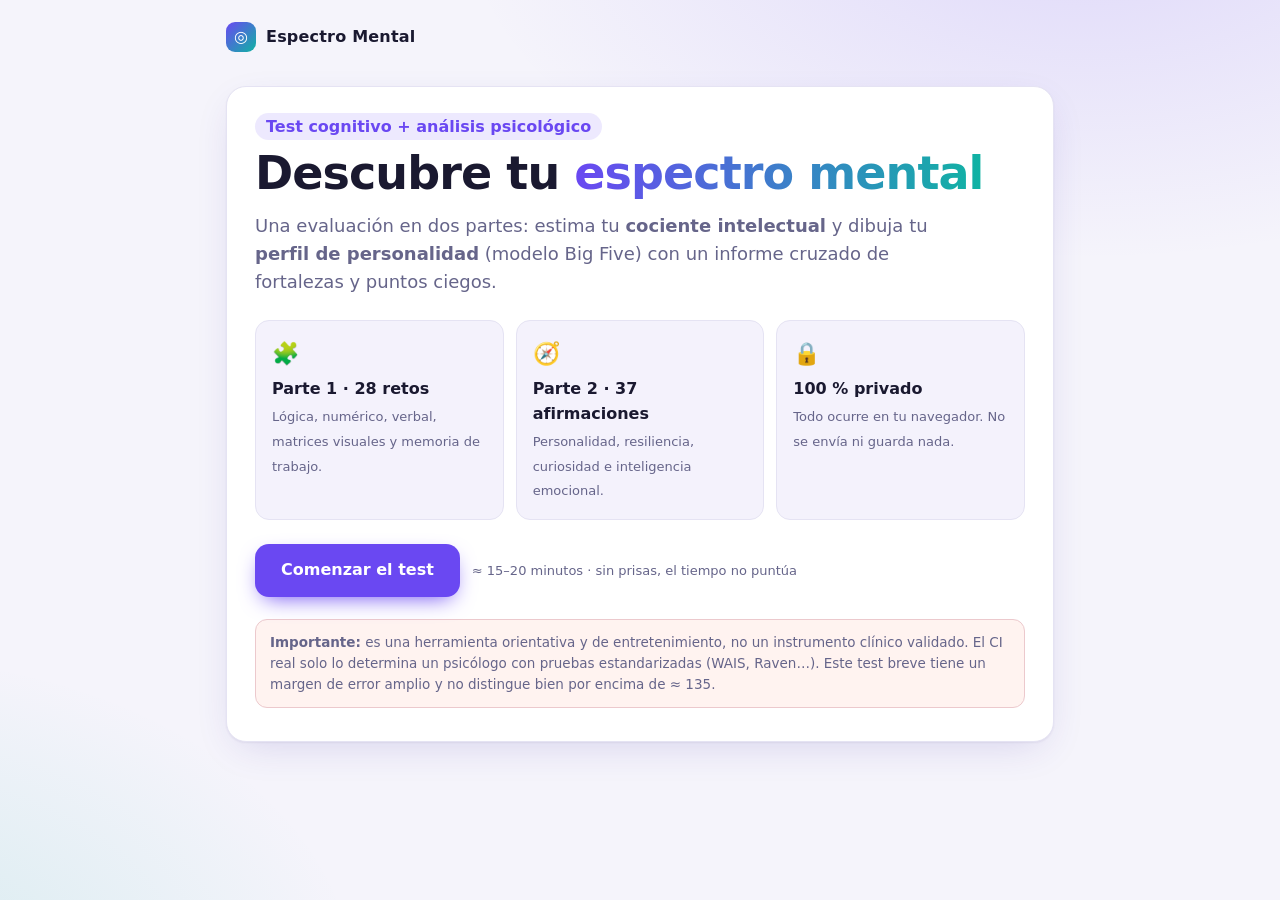
<file: test-inteligencia.html>
<!doctype html>
<html lang="es">
<head>
<meta charset="utf-8">
<meta name="viewport" content="width=device-width, initial-scale=1">
<title>Espectro Mental · Test de CI y personalidad</title>
<meta name="description" content="Test de inteligencia (CI estimado) y análisis psicológico Big Five, 100 % privado en tu navegador.">
<style>
:root{
  --bg:#f5f4fb; --bg2:#ebe8fa; --card:#ffffff; --ink:#1a1930; --muted:#66658a; --line:#e5e3f3;
  --accent:#6a48f2; --accent-ink:#ffffff; --accent2:#10b3a3; --warm:#ff7a59; --ok:#18a97a;
  --shadow:0 1px 2px rgba(30,20,90,.06),0 12px 40px -12px rgba(60,40,160,.18);
  --r:20px;
}
@media (prefers-color-scheme:dark){
  :root{
    --bg:#0d0c19; --bg2:#15132b; --card:#171629; --ink:#efeefc; --muted:#9d9bc0; --line:#2b2947;
    --accent:#8f75ff; --accent-ink:#0d0c19; --accent2:#2dd4bf; --warm:#ff9174; --ok:#34d399;
    --shadow:0 1px 2px rgba(0,0,0,.4),0 14px 44px -14px rgba(0,0,0,.6);
  }
}
*{box-sizing:border-box}
html{-webkit-text-size-adjust:100%}
body{
  margin:0; min-height:100vh; color:var(--ink); background:var(--bg);
  background-image:radial-gradient(900px 500px at 85% -10%,color-mix(in srgb,var(--accent) 16%,transparent),transparent 70%),
                   radial-gradient(700px 480px at -10% 110%,color-mix(in srgb,var(--accent2) 14%,transparent),transparent 70%);
  background-attachment:fixed;
  font:16px/1.55 system-ui,-apple-system,"Segoe UI",Roboto,"Helvetica Neue",Arial,sans-serif;
}
#prog{position:fixed;inset:0 0 auto 0;height:4px;background:transparent;z-index:20}
#prog i{display:block;height:100%;width:0;background:linear-gradient(90deg,var(--accent),var(--accent2));transition:width .5s ease;border-radius:0 4px 4px 0}
header.top{max-width:860px;margin:0 auto;padding:22px 16px 6px;display:flex;align-items:center;gap:10px;font-weight:700;letter-spacing:.2px}
.logo{width:30px;height:30px;border-radius:9px;background:linear-gradient(135deg,var(--accent),var(--accent2));display:grid;place-items:center;color:#fff;font-size:16px}
main{max-width:860px;margin:0 auto;padding:10px 16px 60px}
.card{background:var(--card);border:1px solid var(--line);border-radius:var(--r);box-shadow:var(--shadow);padding:28px}
.screen{animation:up .45s cubic-bezier(.2,.8,.2,1) both}
@keyframes up{from{opacity:0;transform:translateY(12px)}to{opacity:1;transform:none}}
h1{font-size:clamp(30px,6vw,46px);line-height:1.08;margin:.2em 0 .3em;letter-spacing:-.02em}
h2{font-size:clamp(22px,4vw,28px);line-height:1.2;margin:0 0 .4em;letter-spacing:-.01em}
h3{font-size:18px;margin:0 0 .3em}
p{margin:.4em 0}
.lead{font-size:18px;color:var(--muted);max-width:60ch}
.grad{background:linear-gradient(90deg,var(--accent),var(--accent2));-webkit-background-clip:text;background-clip:text;color:transparent}
.muted{color:var(--muted)}
.small{font-size:13px}
.feat{display:grid;grid-template-columns:repeat(auto-fit,minmax(200px,1fr));gap:12px;margin:24px 0}
.feat div{border:1px solid var(--line);border-radius:14px;padding:16px;background:color-mix(in srgb,var(--bg2) 55%,var(--card))}
.feat b{display:block;margin-bottom:2px}
.feat .ic{font-size:22px;display:block;margin-bottom:6px}
.btn{appearance:none;border:0;cursor:pointer;font:inherit;font-weight:650;padding:14px 26px;border-radius:14px;
  background:var(--accent);color:var(--accent-ink);box-shadow:0 8px 22px -8px var(--accent);transition:transform .15s,box-shadow .15s,filter .15s}
.btn:hover{transform:translateY(-1px);filter:brightness(1.06)}
.btn:active{transform:none}
.btn.ghost{background:transparent;color:var(--ink);border:1px solid var(--line);box-shadow:none}
.btn.link{background:none;color:var(--muted);box-shadow:none;padding:10px 6px;font-weight:500}
.btn:focus-visible,.opt:focus-visible,.lk:focus-visible,input:focus-visible{outline:3px solid color-mix(in srgb,var(--accent) 55%,transparent);outline-offset:2px}
.notice{margin-top:22px;padding:12px 14px;border-radius:12px;font-size:13.5px;color:var(--muted);background:color-mix(in srgb,var(--warm) 9%,var(--card));border:1px solid color-mix(in srgb,var(--warm) 25%,var(--line))}
.row{display:flex;gap:12px;flex-wrap:wrap;align-items:center}
/* quiz */
.meta{display:flex;align-items:center;gap:10px;flex-wrap:wrap;margin-bottom:18px;font-size:13px}
.pill{font-weight:700;color:var(--accent);background:color-mix(in srgb,var(--accent) 12%,transparent);padding:4px 11px;border-radius:99px}
.chip{margin-left:auto;color:var(--muted)}
.count{color:var(--muted);font-variant-numeric:tabular-nums}
.q{font-size:clamp(19px,3.4vw,24px);line-height:1.35;font-weight:600;margin:.1em 0 .7em}
.seq{display:flex;flex-wrap:wrap;gap:8px;margin:6px 0 18px}
.seq span{min-width:52px;text-align:center;padding:10px 12px;border-radius:12px;font-size:22px;font-weight:700;font-variant-numeric:tabular-nums;background:var(--bg2);border:1px solid var(--line)}
.seq span.qm{background:var(--accent);color:var(--accent-ink);border-color:transparent}
.opts{display:grid;gap:10px}
@media(min-width:620px){.opts{grid-template-columns:1fr 1fr}}
.opt{display:flex;align-items:center;gap:12px;text-align:left;font:inherit;color:inherit;cursor:pointer;padding:14px 16px;
  border-radius:14px;border:1.5px solid var(--line);background:var(--card);transition:border-color .15s,background .15s,transform .15s}
.opt b{flex:none;width:28px;height:28px;border-radius:9px;display:grid;place-items:center;font-size:13px;background:var(--bg2);color:var(--muted)}
.opt:hover{border-color:var(--accent);transform:translateY(-1px)}
.opt.sel{border-color:var(--accent);background:color-mix(in srgb,var(--accent) 11%,var(--card))}
.opt.sel b{background:var(--accent);color:var(--accent-ink)}
.opts.vis{grid-template-columns:repeat(2,1fr)}
@media(min-width:620px){.opts.vis{grid-template-columns:repeat(4,1fr)}}
.opt.visopt{flex-direction:column;padding:10px}
.opt.visopt svg{width:100%;max-width:110px}
.matrix{display:grid;grid-template-columns:repeat(3,1fr);gap:6px;max-width:330px;margin:6px auto 22px}
.matrix svg{width:100%;border:1.5px solid var(--line);border-radius:12px;background:var(--bg2);color:var(--ink)}
.matrix svg.unk{border-style:dashed;border-color:var(--accent)}
.opt svg{color:var(--ink)}
.foot{display:flex;justify-content:space-between;align-items:center;margin-top:22px;gap:10px}
.digits{font-size:clamp(34px,9vw,56px);font-weight:800;letter-spacing:.18em;text-align:center;padding:26px 8px;border-radius:16px;background:var(--bg2);border:1px solid var(--line);font-variant-numeric:tabular-nums;margin:10px 0}
.timebar{height:6px;border-radius:9px;background:var(--bg2);overflow:hidden}
.timebar i{display:block;height:100%;width:100%;background:var(--accent2);transform-origin:left;animation:shrink linear forwards}
@keyframes shrink{to{transform:scaleX(0)}}
input.num{width:100%;font:inherit;font-size:28px;letter-spacing:.2em;text-align:center;padding:16px;border-radius:14px;border:1.5px solid var(--line);background:var(--card);color:var(--ink);margin:10px 0 4px}
/* likert */
.st{font-size:clamp(21px,4vw,28px);line-height:1.3;font-weight:650;margin:.2em 0 1em}
.scale{display:grid;grid-template-columns:repeat(5,1fr);gap:8px}
.lk{display:flex;flex-direction:column;align-items:center;gap:6px;padding:14px 4px;border-radius:14px;border:1.5px solid var(--line);background:var(--card);color:inherit;font:inherit;cursor:pointer;transition:all .15s}
.lk b{font-size:20px}
.lk span{font-size:11.5px;color:var(--muted);text-align:center;line-height:1.2}
.lk:hover{border-color:var(--accent);transform:translateY(-2px)}
.lk.sel{background:var(--accent);border-color:var(--accent);color:var(--accent-ink)}
.lk.sel span{color:inherit}
@media(max-width:520px){.lk span{font-size:10px}.lk{padding:12px 2px}}
/* results */
.hero{text-align:center;padding:40px 22px;background:linear-gradient(160deg,color-mix(in srgb,var(--accent) 14%,var(--card)),var(--card) 60%)}
.arch{font-size:clamp(24px,5vw,34px);font-weight:800;letter-spacing:-.01em;margin:4px 0 2px}
.iqnum{font-size:clamp(84px,22vw,150px);line-height:1;font-weight:850;letter-spacing:-.04em;font-variant-numeric:tabular-nums;margin:6px 0 0}
.badge{display:inline-block;padding:6px 16px;border-radius:99px;font-weight:700;background:var(--accent);color:var(--accent-ink);margin:8px 0}
.kpis{display:grid;grid-template-columns:repeat(auto-fit,minmax(150px,1fr));gap:10px;margin-top:22px}
.kpi{border:1px solid var(--line);border-radius:14px;padding:12px;background:var(--card)}
.kpi b{display:block;font-size:22px}
.kpi span{font-size:12.5px;color:var(--muted)}
section.card{margin-top:18px}
.two{display:grid;gap:18px;grid-template-columns:1fr;align-items:center}
@media(min-width:760px){.two{grid-template-columns:1fr 1fr}}
.bars{display:grid;gap:14px}
.bar-h{display:flex;justify-content:space-between;font-weight:650;font-size:14.5px;margin-bottom:5px}
.bar{height:9px;border-radius:9px;background:var(--bg2);overflow:hidden}
.bar i{display:block;height:100%;border-radius:9px;background:linear-gradient(90deg,var(--accent),var(--accent2));width:0;transition:width 1.1s cubic-bezier(.2,.8,.2,1)}
.tag{font-size:11.5px;font-weight:700;padding:2px 9px;border-radius:99px;margin-left:8px;background:var(--bg2);color:var(--muted);vertical-align:middle}
.tag.high{background:color-mix(in srgb,var(--ok) 18%,transparent);color:var(--ok)}
.tag.low{background:color-mix(in srgb,var(--warm) 18%,transparent);color:var(--warm)}
.trait{padding:16px 0;border-top:1px solid var(--line)}
.trait:first-of-type{border-top:0}
.trait .tip{font-size:14px;color:var(--muted);margin-top:6px}
.trait .tip b{color:var(--accent)}
svg.chart text{fill:var(--muted);font:12px system-ui,sans-serif}
svg.chart .ink{fill:var(--ink)}
svg.chart .grid{stroke:var(--line);fill:none}
.legend{display:grid;gap:6px;margin-top:14px;font-size:14px}
.legend div{display:flex;align-items:center;gap:10px;padding:7px 10px;border-radius:10px;border:1px solid transparent}
.legend div.on{border-color:var(--line);background:var(--bg2);font-weight:650}
.legend i{width:14px;height:14px;border-radius:5px;flex:none}
.legend em{margin-left:auto;font-style:normal;color:var(--muted);font-variant-numeric:tabular-nums}
.insight{display:flex;gap:14px;padding:14px 0;border-top:1px solid var(--line)}
.insight:first-of-type{border-top:0}
.insight .ic{font-size:24px}
.lists{display:grid;gap:16px}
@media(min-width:700px){.lists{grid-template-columns:1fr 1fr}}
.lists ul{margin:6px 0 0;padding-left:20px}
.lists li{margin:4px 0}
@media print{
  body{background:#fff}.btn,#prog,.noprint{display:none!important}
  .card{box-shadow:none;break-inside:avoid}
}
@media(prefers-reduced-motion:reduce){*{animation:none!important;transition:none!important}}
</style>
</head>
<body>
<div id="prog"><i></i></div>
<header class="top"><div class="logo">◎</div><span>Espectro Mental</span></header>
<main id="app"></main>

<script>
/* ---------- utilidades ---------- */
const app = document.getElementById('app');
const progBar = document.querySelector('#prog i');
const shuffle = a => { a = a.slice(); for (let i = a.length - 1; i > 0; i--) { const j = Math.random() * (i + 1) | 0; [a[i], a[j]] = [a[j], a[i]]; } return a; };
const erf = x => { const s = Math.sign(x); x = Math.abs(x); const t = 1 / (1 + 0.3275911 * x);
  return s * (1 - (((((1.061405429 * t - 1.453152027) * t) + 1.421413741) * t - 0.284496736) * t + 0.254829592) * t * Math.exp(-x * x)); };
const cdf = z => 0.5 * (1 + erf(z / Math.SQRT2));
const clamp = (v, a, b) => Math.min(b, Math.max(a, v));
const setProgress = p => { progBar.style.width = clamp(p, 0, 100) + '%'; };

/* ---------- banco de preguntas cognitivas ---------- */
const DOMS = {
  log: 'Razonamiento lógico', ver: 'Comprensión verbal', num: 'Razonamiento numérico',
  esp: 'Visoespacial', mem: 'Memoria de trabajo'
};
const mc = (dom, d, q, opts, a, seq) => ({ type: 'mc', dom, d, q, opts, a, seq });
const COG_BANK = [
  // numérico
  mc('num', 1, 'Completa la serie:', ['30', '34', '36', '49'], 2, ['1', '4', '9', '16', '25', '?']),
  mc('num', 2, 'Completa la serie:', ['18', '20', '21', '24'], 2, ['2', '3', '5', '8', '13', '?']),
  mc('num', 2, 'Completa la serie:', ['24', '25', '26', '27'], 2, ['5', '6', '8', '11', '15', '20', '?']),
  mc('num', 3, 'Un padre tiene 4 veces la edad de su hijo. Dentro de 20 años tendrá exactamente el doble. ¿Qué edad tiene hoy el hijo?', ['5 años', '8 años', '10 años', '12 años'], 2),
  mc('num', 3, 'Completa la serie:', ['67', '68', '132', '198'], 0, ['2', '6', '7', '21', '22', '66', '?']),
  mc('num', 3, '¿De cuántas formas distintas se pueden ordenar las letras de la palabra AMOR?', ['12', '16', '24', '48'], 2),
  mc('num', 4, 'Completa la serie:', ['30', '32', '33', '35'], 2, ['1', '2', '4', '7', '12', '20', '?']),
  mc('num', 4, 'Completa la serie:', ['110', '120', '132', '144'], 2, ['2', '12', '30', '56', '90', '?']),
  // lógica
  mc('log', 2, 'Todos los bloops son razzies. Todos los razzies son lazzies. Por tanto…', ['Todos los bloops son lazzies', 'Todos los lazzies son bloops', 'Algunos lazzies no son razzies', 'Ningún bloop es lazzie'], 0),
  mc('log', 2, 'Un bate y una pelota cuestan 1,10 € en total. El bate cuesta 1 € más que la pelota. ¿Cuánto cuesta la pelota?', ['0,10 €', '0,05 €', '0,15 €', '0,01 €'], 1),
  mc('log', 2, 'Lanzas una moneda justa 3 veces y sale cara las 3. ¿Qué probabilidad hay de que la siguiente sea cara?', ['Menos del 50 %', 'Exactamente el 50 %', 'Más del 50 %', 'Depende de la moneda'], 1),
  mc('log', 3, 'Si 5 máquinas tardan 5 minutos en fabricar 5 piezas, ¿cuánto tardarían 100 máquinas en fabricar 100 piezas?', ['100 minutos', '20 minutos', '5 minutos', '1 minuto'], 2),
  mc('log', 3, 'Un nenúfar duplica su tamaño cada día y tarda 48 días en cubrir todo un lago. ¿Cuántos días tarda en cubrir la mitad?', ['24', '47', '46', '40'], 1),
  mc('log', 3, 'Ningún artista es aburrido. Algunos programadores son aburridos. Por tanto…', ['Algunos programadores no son artistas', 'Todos los programadores son artistas', 'Ningún programador es artista', 'Algunos artistas son aburridos'], 0),
  mc('log', 4, 'A dice: «B miente». B dice: «A y yo decimos la verdad». Cada persona siempre dice la verdad o siempre miente. ¿Quién dice la verdad?', ['Solo A', 'Solo B', 'Ambos', 'Ninguno'], 0),
  // verbal
  mc('ver', 1, 'Libro es a leer como tenedor es a…', ['Cocinar', 'Comer', 'Mesa', 'Cubierto'], 1),
  mc('ver', 2, '¿Qué palabra NO pertenece al grupo?', ['Soneto', 'Haiku', 'Elegía', 'Novela'], 3),
  mc('ver', 2, 'Elige el sinónimo de «efímero»:', ['Duradero', 'Pasajero', 'Brillante', 'Frágil'], 1),
  mc('ver', 2, 'Mitigar es a agravar como elogiar es a…', ['Alabar', 'Censurar', 'Ignorar', 'Aplaudir'], 1),
  mc('ver', 3, '«Ubicuo» significa…', ['Presente en todas partes', 'Muy antiguo', 'Oculto', 'Poderoso'], 0),
  mc('ver', 4, '«Inefable» significa…', ['Increíble', 'Que no puede expresarse con palabras', 'Inevitable', 'Repugnante'], 1),
];

/* ---- matrices visuales ---- */
const VIS = [
  { d: 1, cell: (r, c) => ({ shape: ['circle', 'square', 'triangle'][c], n: r + 1, fill: 1, rot: 0 }),
    wrong: [{ shape: 'triangle', n: 2, fill: 1, rot: 0 }, { shape: 'square', n: 3, fill: 1, rot: 0 }, { shape: 'circle', n: 3, fill: 1, rot: 0 }] },
  { d: 2, cell: (r, c) => ({ shape: ['circle', 'square', 'triangle'][(r + c) % 3], n: 1, fill: r, rot: 0 }),
    wrong: [{ shape: 'circle', n: 1, fill: 2, rot: 0 }, { shape: 'square', n: 1, fill: 1, rot: 0 }, { shape: 'triangle', n: 1, fill: 2, rot: 0 }] },
  { d: 3, cell: (r, c) => ({ shape: 'square', n: [[1, 1, 2], [1, 2, 3], [2, 1, 3]][r][c], fill: r, rot: 0 }),
    wrong: [{ shape: 'square', n: 2, fill: 2, rot: 0 }, { shape: 'square', n: 1, fill: 2, rot: 0 }, { shape: 'square', n: 3, fill: 1, rot: 0 }] },
  { d: 4, cell: (r, c) => ({ shape: 'triangle', n: r + 1, fill: (r + c) % 2 === 0 ? 1 : 0, rot: c * 90 }),
    wrong: [{ shape: 'triangle', n: 3, fill: 0, rot: 180 }, { shape: 'triangle', n: 2, fill: 1, rot: 180 }, { shape: 'triangle', n: 3, fill: 1, rot: 90 }] },
];

function cellSVG(s, cls) {
  const sc = s.n === 1 ? 1 : s.n === 2 ? .9 : .75;
  const xs = { 1: [50], 2: [34, 66], 3: [24, 50, 76] }[s.n];
  const body = { circle: '<circle r="16"/>', square: '<rect x="-14" y="-14" width="28" height="28" rx="2"/>',
    triangle: '<polygon points="0,-17 16,12 -16,12"/>' }[s.shape];
  const fill = ['fill="none"', 'fill="currentColor"', 'fill="currentColor" fill-opacity=".3"'][s.fill];
  const g = xs.map(x => `<g transform="translate(${x} 50) rotate(${s.rot}) scale(${sc})" ${fill} stroke="currentColor" stroke-width="2.6" vector-effect="non-scaling-stroke" stroke-linejoin="round">${body.replace(/\/>$/, ' vector-effect="non-scaling-stroke"/>')}</g>`).join('');
  return `<svg viewBox="0 0 100 100" class="${cls || ''}" aria-hidden="true">${g}</svg>`;
}
const sameSpec = (a, b) => a.shape === b.shape && a.n === b.n && a.fill === b.fill && a.rot === b.rot;

function buildCog() {
  const items = COG_BANK.map(it => {
    const opts = shuffle(it.opts.map((t, i) => ({ t, ok: i === it.a })));
    return { ...it, opts };
  });
  VIS.forEach(v => {
    const ans = v.cell(2, 2);
    const opts = shuffle([{ spec: ans, ok: true }, ...v.wrong.filter(w => !sameSpec(w, ans)).map(spec => ({ spec, ok: false }))]);
    items.push({ type: 'vis', dom: 'esp', d: v.d, q: '¿Qué figura completa la matriz?', cell: v.cell, opts });
  });
  const rnd = n => Array.from({ length: n }, () => Math.random() * 10 | 0);
  const d6 = rnd(6), d5 = rnd(5), d8 = rnd(8);
  items.push({ type: 'mem', dom: 'mem', d: 2, secs: 5, digits: d6, expect: d6.join(''), q: 'Memoriza los dígitos y escríbelos en el mismo orden.' });
  items.push({ type: 'mem', dom: 'mem', d: 3, secs: 5, digits: d5, expect: d5.slice().reverse().join(''), q: 'Memoriza los dígitos y escríbelos al revés (del último al primero).' });
  items.push({ type: 'mem', dom: 'mem', d: 4, secs: 7, digits: d8, expect: d8.join(''), q: 'Memoriza los dígitos y escríbelos en el mismo orden.' });
  // orden aproximadamente creciente en dificultad, mezclando dominios
  return items.map(it => ({ it, k: it.d + Math.random() * 1.1 })).sort((a, b) => a.k - b.k).map(x => x.it);
}

/* ---------- personalidad ---------- */
const TRAITS = {
  O: { name: 'Apertura', short: 'Apertura', fort: 'Creatividad y curiosidad por ideas nuevas', work: 'Salir de la zona de confort',
    low: ['Prefieres lo concreto, probado y predecible. Aportas practicidad y estabilidad: tu foco está en lo que funciona.', 'Prueba una experiencia nueva a la semana: amplía tu zona de confort en pequeñas dosis.'],
    mid: ['Equilibras curiosidad y practicidad: exploras ideas nuevas cuando merecen la pena y te apoyas en lo conocido cuando conviene.', 'Identifica en qué áreas quieres ser más audaz y en cuáles prefieres seguridad.'],
    high: ['Mente inquieta, imaginativa y atraída por lo abstracto, el arte y las ideas poco convencionales. Lo repetitivo te aburre.', 'Cuidado con abrir muchos frentes y cerrar pocos: ponle estructura a tu creatividad.'] },
  C: { name: 'Responsabilidad', short: 'Responsab.', fort: 'Disciplina y fiabilidad', work: 'Constancia y organización',
    low: ['Funcionas mejor con flexibilidad y espontaneidad que con listas y horarios rígidos. Te adaptas bien; la constancia es tu reto.', 'Apóyate en sistemas externos: recordatorios, bloques de tiempo cortos, la regla de «solo 5 minutos».'],
    mid: ['Eres razonablemente organizado y cumples, sin obsesión: sabes cuándo apretar y cuándo soltar.', 'Elige 1–2 hábitos clave para blindar y deja el resto flexible.'],
    high: ['Disciplinado, fiable y orientado a objetivos. Planificas y terminas lo que empiezas.', 'Vigila el perfeccionismo y la rigidez: no todo necesita ser perfecto para estar bien.'] },
  E: { name: 'Extraversión', short: 'Extraversión', fort: 'Energía social y comunicación', work: 'Proyección y confianza social',
    low: ['Tiendes a la introversión: recargas energía en soledad o en círculos pequeños y piensas antes de hablar. Profundidad antes que cantidad.', 'Protege tus tiempos de recarga y elige 1–2 interacciones de calidad a la semana.'],
    mid: ['Ambiversión: disfrutas de la compañía y también de tu espacio. Te adaptas al contexto social con facilidad.', 'Observa qué ambientes te dan energía y cuáles te la drenan.'],
    high: ['Sociable, enérgico y comunicativo: buscas estímulo y contacto con otras personas. Contagias entusiasmo.', 'Reserva espacio para la reflexión en solitario; el ruido constante puede tapar lo que de verdad necesitas.'] },
  A: { name: 'Amabilidad', short: 'Amabilidad', fort: 'Empatía y cooperación', work: 'Escucha y flexibilidad con los demás',
    low: ['Directo, competitivo y escéptico: defiendes tus posturas sin mucho filtro. Útil para negociar y cuestionar, a costa de algún roce.', 'Practica la escucha activa antes de responder; cooperar no es perder.'],
    mid: ['Combinas empatía y firmeza: ayudas a los demás pero sabes poner límites.', 'Comprueba que tu cooperación sea una elección y no una forma de evitar el conflicto.'],
    high: ['Empático, confiado y cooperativo. Te importa el bienestar ajeno y sueles crear armonía a tu alrededor.', 'Aprende a decir «no» y a expresar desacuerdos: tus necesidades también cuentan.'] },
  S: { name: 'Estabilidad emocional', short: 'Estab. emocional', fort: 'Calma y resiliencia emocional', work: 'Gestión del estrés y las emociones',
    low: ['Sientes las emociones con intensidad: preocupación, estrés y cambios de ánimo se activan con facilidad. También es sensibilidad y alerta ante riesgos.', 'Respiración, ejercicio y rutinas de sueño regulan mucho; si el malestar es persistente, hablarlo con un profesional ayuda.'],
    mid: ['Manejas bien el estrés la mayor parte del tiempo, con los altibajos normales de las épocas exigentes.', 'Detecta tus señales tempranas de sobrecarga y actúa antes de que escalen.'],
    high: ['Serenidad y resistencia emocional: te recuperas rápido y mantienes la calma bajo presión.', 'Cuida no minimizar tus emociones ni las ajenas; calma no es lo mismo que desconexión.'] },
};
const EXTRAS = {
  CUR: { name: 'Curiosidad intelectual', low: 'Aprendes más por necesidad que por placer; reavivar la curiosidad (cursos, lecturas, documentales) puede enriquecerte.', mid: 'Curiosidad saludable que se activa con lo que de verdad te interesa.', high: 'Hambre de saber: tu curiosidad es motor de aprendizaje y creatividad.' },
  RES: { name: 'Resiliencia', low: 'Los reveses te pesan; la autocompasión y dividir los problemas en pasos pequeños ayudan a reconstruir resiliencia.', mid: 'Te recuperas de los golpes a tu ritmo; con apoyo y rutina lo haces bien.', high: 'Capacidad de rebote: conviertes los tropiezos en aprendizaje.' },
  EQ: { name: 'Inteligencia emocional', low: 'Leer tus emociones y las ajenas te cuesta; poner nombre a lo que sientes (un diario emocional) es un gran entrenamiento.', mid: 'Buena lectura emocional en general, con margen en situaciones tensas.', high: 'Te entiendes y entiendes a los demás: base del liderazgo y de las relaciones sanas.' },
  REF: { name: 'Pensamiento reflexivo', low: 'Decides rápido, por intuición: útil en urgencias, pero conviene frenar en las decisiones importantes.', mid: 'Combinas intuición y análisis según la situación.', high: 'Sopesas alternativas y cambias de opinión ante buenos argumentos.' },
};
const LIK = [
  ['O', 'Tengo una imaginación muy activa.'], ['O', 'Disfruto reflexionando sobre ideas abstractas o teóricas.'],
  ['O', 'El arte, la música o la literatura me conmueven con facilidad.'], ['O', 'Prefiero la rutina conocida antes que probar cosas nuevas.', 1],
  ['O', 'Los debates filosóficos me parecen una pérdida de tiempo.', 1],
  ['C', 'Mantengo mis cosas y mi agenda ordenadas.'], ['C', 'Cuando empiezo algo, lo termino.'],
  ['C', 'Planifico con antelación en lugar de improvisar.'], ['C', 'Me cuesta ser constante con mis objetivos.', 1],
  ['C', 'Dejo las tareas importantes para el último momento.', 1],
  ['E', 'Me siento con energía cuando estoy rodeado de gente.'], ['E', 'Me resulta fácil iniciar una conversación con desconocidos.'],
  ['E', 'Suelo tomar la iniciativa en los grupos.'], ['E', 'Prefiero pasar el tiempo a solas que en reuniones sociales.', 1],
  ['E', 'Me reservo mucho y expreso poco mis emociones.', 1],
  ['A', 'Me preocupo sinceramente por el bienestar de los demás.'], ['A', 'Confío en las personas con facilidad.'],
  ['A', 'Ayudo a otros aunque no obtenga nada a cambio.'], ['A', 'Suelo desconfiar de las verdaderas intenciones de la gente.', 1],
  ['A', 'Me cuesta ponerme en el lugar de los demás.', 1],
  ['S', 'Me preocupo por las cosas con mucha frecuencia.', 1], ['S', 'Me estreso con facilidad.', 1],
  ['S', 'Mi estado de ánimo cambia con frecuencia.', 1], ['S', 'Mantengo la calma cuando estoy bajo presión.'],
  ['S', 'Me recupero rápido de los disgustos.'],
  ['CUR', 'Me pregunto con frecuencia cómo funcionan las cosas.'], ['CUR', 'Aprender algo nuevo me resulta placentero por sí mismo.'],
  ['CUR', 'Me aburro enseguida cuando no estoy aprendiendo nada.'],
  ['RES', 'Tras un fracaso, me levanto y lo intento de nuevo.'], ['RES', 'Veo los problemas más como retos que como amenazas.'],
  ['RES', 'Me cuesta recuperarme después de un revés importante.', 1],
  ['EQ', 'Identifico con claridad lo que siento en cada momento.'], ['EQ', 'Noto enseguida cuando alguien está incómodo o triste.'],
  ['EQ', 'A menudo no sé por qué me siento como me siento.', 1],
  ['REF', 'Antes de decidir, valoro varias alternativas.'], ['REF', 'Cambio de opinión cuando me presentan mejores argumentos.'],
  ['REF', 'Suelo fiarme de la primera impresión sin cuestionarla.', 1],
].map(([t, q, r]) => ({ t, q, r: !!r }));

const BANDS = [
  { min: 130, name: 'Muy superior', share: '≈ 2 %', col: '#ff7f5a' },
  { min: 120, name: 'Superior', share: '≈ 7 %', col: '#e7b84a' },
  { min: 110, name: 'Medio-alto', share: '≈ 16 %', col: '#7fcf7a' },
  { min: 90, name: 'Medio', share: '≈ 50 %', col: '#3fc2a6' },
  { min: 80, name: 'Medio-bajo', share: '≈ 16 %', col: '#74b3d8' },
  { min: 70, name: 'Fronterizo', share: '≈ 7 %', col: '#8aa0cf' },
  { min: 0, name: 'Bajo', share: '≈ 2 %', col: '#9aa0b8' },
];
const bandOf = iq => BANDS.find(b => iq >= b.min);
const LIKLAB = ['Muy en desacuerdo', 'En desacuerdo', 'Neutral', 'De acuerdo', 'Muy de acuerdo'];

/* ---------- estado ---------- */
let S;
const TOTAL = COG_BANK.length + VIS.length + 3 + LIK.length;
function reset() { S = { cog: [], ci: 0, res: [], li: 0, lans: [], t0: 0, memT: 0 }; }
reset();

/* ---------- pantallas ---------- */
function mount(html) { app.innerHTML = html; window.scrollTo({ top: 0 }); }

function welcome() {
  setProgress(0);
  mount(`
  <section class="screen card">
    <span class="pill">Test cognitivo + análisis psicológico</span>
    <h1>Descubre tu <span class="grad">espectro mental</span></h1>
    <p class="lead">Una evaluación en dos partes: estima tu <b>cociente intelectual</b> y dibuja tu <b>perfil de personalidad</b> (modelo Big Five) con un informe cruzado de fortalezas y puntos ciegos.</p>
    <div class="feat">
      <div><span class="ic">🧩</span><b>Parte 1 · ${COG_BANK.length + VIS.length + 3} retos</b><span class="muted small">Lógica, numérico, verbal, matrices visuales y memoria de trabajo.</span></div>
      <div><span class="ic">🧭</span><b>Parte 2 · ${LIK.length} afirmaciones</b><span class="muted small">Personalidad, resiliencia, curiosidad e inteligencia emocional.</span></div>
      <div><span class="ic">🔒</span><b>100 % privado</b><span class="muted small">Todo ocurre en tu navegador. No se envía ni guarda nada.</span></div>
    </div>
    <div class="row"><button class="btn" data-act="start">Comenzar el test</button><span class="muted small">≈ 15–20 minutos · sin prisas, el tiempo no puntúa</span></div>
    <p class="notice"><b>Importante:</b> es una herramienta orientativa y de entretenimiento, no un instrumento clínico validado. El CI real solo lo determina un psicólogo con pruebas estandarizadas (WAIS, Raven…). Este test breve tiene un margen de error amplio y no distingue bien por encima de ≈ 135.</p>
  </section>`);
}

function intro(part, title, text, act, btn) {
  mount(`
  <section class="screen card">
    <span class="pill">${part}</span>
    <h2 style="margin-top:12px">${title}</h2>
    <p class="lead">${text}</p>
    <div class="row" style="margin-top:20px"><button class="btn" data-act="${act}">${btn}</button></div>
  </section>`);
}

function shell(part, n, total, chip, body, foot) {
  return `<section class="screen card quiz"><div class="meta"><span class="pill">${part}</span><span class="count">${n} / ${total}</span><span class="chip">${chip}</span></div>${body}${foot || ''}</section>`;
}

function showCog() {
  clearTimeout(S.memT);
  const it = S.cog[S.ci];
  if (!it) return intro('Parte 2 de 2', 'Ahora, tu personalidad',
    'No hay respuestas correctas ni incorrectas. Responde con lo primero que sientas: cuánto te describe cada frase.', 'p2', 'Continuar');
  setProgress(S.ci / TOTAL * 100);
  const n = S.ci + 1, total = S.cog.length, chip = DOMS[it.dom];
  const skip = `<div class="foot"><span class="muted small">Puedes saltar si no lo sabes</span><button class="btn link" data-act="skip">No lo sé →</button></div>`;
  if (it.type === 'mem') return showMem(it, n, total, chip);
  let body = `<p class="q">${it.q}</p>`;
  if (it.seq) body += `<div class="seq">${it.seq.map(x => `<span class="${x === '?' ? 'qm' : ''}">${x}</span>`).join('')}</div>`;
  if (it.type === 'vis') {
    let cells = '';
    for (let r = 0; r < 3; r++) for (let c = 0; c < 3; c++)
      cells += (r === 2 && c === 2) ? `<svg viewBox="0 0 100 100" class="unk"><text x="50" y="66" text-anchor="middle" font-size="46" font-weight="700" fill="currentColor">?</text></svg>` : cellSVG(it.cell(r, c));
    body += `<div class="matrix">${cells}</div><div class="opts vis">` +
      it.opts.map((o, i) => `<button class="opt visopt" data-act="pick" data-i="${i}" aria-label="Opción ${'ABCD'[i]}"><b>${'ABCD'[i]}</b>${cellSVG(o.spec)}</button>`).join('') + '</div>';
  } else {
    body += '<div class="opts">' + it.opts.map((o, i) => `<button class="opt" data-act="pick" data-i="${i}"><b>${'ABCD'[i]}</b><span>${o.t}</span></button>`).join('') + '</div>';
  }
  mount(shell('Parte 1 · Cognitiva', n, total, chip, body, skip));
}

function showMem(it, n, total, chip) {
  mount(shell('Parte 1 · Cognitiva', n, total, chip,
    `<p class="q">${it.q}</p><div class="digits" aria-live="polite">${it.digits.join(' ')}</div>
     <div class="timebar"><i style="animation-duration:${it.secs}s"></i></div>
     <p class="muted small" style="text-align:center">Tienes ${it.secs} segundos…</p>`));
  S.memT = setTimeout(() => {
    mount(shell('Parte 1 · Cognitiva', n, total, chip,
      `<p class="q">${it.q}</p><input class="num" id="memIn" inputmode="numeric" autocomplete="off" maxlength="${it.digits.length}" placeholder="· · · ·" aria-label="Tu respuesta">
       <div class="foot"><button class="btn link" data-act="skip">No lo recuerdo →</button><button class="btn" data-act="memok">Comprobar</button></div>`));
    const inp = document.getElementById('memIn'); inp.focus();
    inp.addEventListener('keydown', e => { if (e.key === 'Enter') answerCog(inp.value.replace(/\D/g, '') === it.expect); });
  }, it.secs * 1000);
}

function answerCog(ok, el) {
  const it = S.cog[S.ci];
  if (!it || it.locked) return;
  it.locked = true;
  if (el) el.classList.add('sel');
  S.res.push({ dom: it.dom, d: it.d, ok: !!ok });
  setTimeout(() => { S.ci++; showCog(); }, el ? 320 : 0);
}

function showLik() {
  const it = LIK[S.li];
  if (!it) return results();
  setProgress((S.cog.length + S.li) / TOTAL * 100);
  const cur = S.lans[S.li];
  mount(shell('Parte 2 · Personalidad', S.li + 1, LIK.length, 'Elige cuánto te describe',
    `<p class="muted small" style="margin:0">¿Hasta qué punto te describe esta frase?</p>
     <p class="st">${it.q}</p>
     <div class="scale" role="group">${LIKLAB.map((l, i) => `<button class="lk ${cur === i + 1 ? 'sel' : ''}" data-act="lk" data-v="${i + 1}"><b>${i + 1}</b><span>${l}</span></button>`).join('')}</div>`,
    `<div class="foot"><button class="btn link" data-act="back" ${S.li === 0 ? 'style="visibility:hidden"' : ''}>← Anterior</button><span class="muted small">Atajo: teclas 1–5</span></div>`));
}

/* ---------- cálculo ---------- */
function compute() {
  const dom = {}; let got = 0, max = 0;
  Object.keys(DOMS).forEach(k => dom[k] = { g: 0, m: 0 });
  S.res.forEach(r => { dom[r.dom].m += r.d; max += r.d; if (r.ok) { dom[r.dom].g += r.d; got += r.d; } });
  const p = got / max;
  const z = (p - 0.47) / 0.19;
  const iq = Math.round(clamp(100 + 15 * z, 55, 145));
  const pct = {}; Object.keys(dom).forEach(k => pct[k] = Math.round(dom[k].g / dom[k].m * 100));
  const sums = {}, cnt = {};
  LIK.forEach((it, i) => { const v = S.lans[i]; const s = it.r ? 6 - v : v; sums[it.t] = (sums[it.t] || 0) + s; cnt[it.t] = (cnt[it.t] || 0) + 1; });
  const tr = {}; Object.keys(sums).forEach(k => tr[k] = Math.round(((sums[k] / cnt[k]) - 1) / 4 * 100));
  const correct = S.res.filter(r => r.ok).length;
  return { iq, p, pct, tr, percentile: cdf((iq - 100) / 15) * 100, correct, secs: Math.round((Date.now() - S.t0) / 1000) };
}
const lvl = v => v < 40 ? 'low' : v <= 65 ? 'mid' : 'high';
const LVN = { low: 'Bajo', mid: 'Medio', high: 'Alto' };

/* ---------- gráficos ---------- */
function radarSVG(labels, vals) {
  const W = 460, H = 380, cx = W / 2, cy = 190, R = 120, n = labels.length;
  const pt = (i, r) => [cx + Math.sin(2 * Math.PI * i / n) * r, cy - Math.cos(2 * Math.PI * i / n) * r];
  const poly = r => labels.map((_, i) => pt(i, r).join(',')).join(' ');
  let g = [25, 50, 75, 100].map(p => `<polygon class="grid" points="${poly(R * p / 100)}"/>`).join('');
  g += labels.map((_, i) => { const [x, y] = pt(i, R); return `<line class="grid" x1="${cx}" y1="${cy}" x2="${x}" y2="${y}"/>`; }).join('');
  const dp = vals.map((v, i) => pt(i, R * Math.max(v, 4) / 100));
  g += `<polygon points="${dp.map(p => p.join(',')).join(' ')}" fill="var(--accent)" fill-opacity=".25" stroke="var(--accent)" stroke-width="2.5" stroke-linejoin="round"/>`;
  g += dp.map(p => `<circle cx="${p[0]}" cy="${p[1]}" r="4.5" fill="var(--accent)"/>`).join('');
  g += labels.map((l, i) => { const [x, y] = pt(i, R + 20); const s = Math.sin(2 * Math.PI * i / n);
    const a = s > .3 ? 'start' : s < -.3 ? 'end' : 'middle';
    return `<text x="${x}" y="${y + 4}" text-anchor="${a}" class="ink" style="font-weight:650">${l}</text><text x="${x}" y="${y + 18}" text-anchor="${a}">${vals[i]}%</text>`; }).join('');
  return `<svg class="chart" viewBox="0 0 ${W} ${H}" role="img" aria-label="Gráfico de radar" style="width:100%;max-width:460px;margin:auto;display:block">${g}</svg>`;
}

function bellSVG(iq) {
  const W = 640, H = 250, pl = 20, pr = 20, pt = 46, pb = 32, x0 = 55, x1 = 145;
  const X = v => pl + (v - x0) / (x1 - x0) * (W - pl - pr);
  const Y = v => H - pb - Math.exp(-0.5 * ((v - 100) / 15) ** 2) * (H - pb - pt);
  const edges = [55, 70, 80, 90, 110, 120, 130, 145], cols = BANDS.slice().reverse();
  const me = bandOf(iq);
  let p = '';
  for (let i = 0; i < edges.length - 1; i++) {
    let d = `M${X(edges[i])},${H - pb}`;
    for (let v = edges[i]; v <= edges[i + 1]; v++) d += `L${X(v)},${Y(v)}`;
    d += `L${X(edges[i + 1])},${H - pb}Z`;
    p += `<path d="${d}" fill="${cols[i].col}" opacity="${cols[i] === me ? .95 : .35}"/>`;
  }
  let d = ''; for (let v = x0; v <= x1; v++) d += (v === x0 ? 'M' : 'L') + X(v) + ',' + Y(v);
  p += `<path d="${d}" fill="none" style="stroke:var(--ink)" stroke-width="2" opacity=".6"/>`;
  p += [70, 85, 100, 115, 130].map(v => `<text x="${X(v)}" y="${H - 10}" text-anchor="middle">${v}</text>`).join('');
  const mx = X(clamp(iq, x0, x1)), my = Y(clamp(iq, x0, x1));
  p += `<line x1="${mx}" y1="${my}" x2="${mx}" y2="${H - pb}" style="stroke:var(--ink)" stroke-width="2" stroke-dasharray="4 3"/>
        <circle cx="${mx}" cy="${my}" r="6" style="fill:var(--ink)"/>
        <g transform="translate(${clamp(mx, 48, W - 48)} ${my - 34})"><rect x="-46" y="-17" width="92" height="28" rx="14" fill="var(--accent)"/><text class="" text-anchor="middle" y="2" style="fill:var(--accent-ink);font-weight:700;font-size:13px">Tú · ${iq}</text></g>`;
  return `<svg class="chart" viewBox="0 0 ${W} ${H}" role="img" aria-label="Curva de campana con tu posición" style="width:100%">${p}</svg>`;
}

/* ---------- informe ---------- */
function results() {
  setProgress(100);
  const R = compute(), band = bandOf(R.iq), { pct, tr } = R;
  // arquetipo
  const names = { O: ['El Explorador', 'mente curiosa'], C: ['El Estratega', 'alma disciplinada'], E: ['El Catalizador', 'energía social'], A: ['El Aliado', 'corazón empático'], S: ['La Roca', 'calma interior'] };
  const order = Object.keys(names).sort((a, b) => tr[b] - tr[a]);
  const fluid = (pct.log + pct.num + pct.esp) / 3, cry = pct.ver;
  const style = cry - fluid >= 15 ? 'con inclinación verbal' : fluid - cry >= 15 ? 'con inclinación lógico-matemática' : 'de perfil cognitivo equilibrado';
  const arch = `${names[order[0]][0]} <span class="muted" style="font-weight:500;font-size:.6em;display:block">con ${names[order[1]][1]} · ${style}</span>`;
  const lo = Math.max(55, R.iq - 8), hi = Math.min(145, R.iq + 8);
  const top = (100 - R.percentile);
  const doms = Object.keys(DOMS), dSorted = doms.slice().sort((a, b) => pct[b] - pct[a]);

  const domText = v => v >= 75 ? 'Punto fuerte' : v >= 45 ? 'Rango medio' : 'Margen de mejora';
  const cogBars = doms.map(k => `<div><div class="bar-h"><span>${DOMS[k]}</span><span>${pct[k]}% <span class="tag ${pct[k] >= 75 ? 'high' : pct[k] < 45 ? 'low' : ''}">${domText(pct[k])}</span></span></div><div class="bar"><i data-w="${pct[k]}"></i></div></div>`).join('');

  const traitCards = Object.keys(TRAITS).map(k => { const L = lvl(tr[k]), t = TRAITS[k];
    return `<div class="trait"><div class="bar-h"><span>${t.name}<span class="tag ${L === 'mid' ? '' : L}">${LVN[L]}</span></span><span>${tr[k]}%</span></div>
      <div class="bar"><i data-w="${tr[k]}"></i></div><p style="margin-top:10px">${t[L][0]}</p><p class="tip"><b>Consejo:</b> ${t[L][1]}</p></div>`; }).join('');

  const extraBars = Object.keys(EXTRAS).map(k => { const L = lvl(tr[k]), e = EXTRAS[k];
    return `<div><div class="bar-h"><span>${e.name}<span class="tag ${L === 'mid' ? '' : L}">${LVN[L]}</span></span><span>${tr[k]}%</span></div><div class="bar"><i data-w="${tr[k]}"></i></div><p class="muted small" style="margin-top:6px">${e[L]}</p></div>`; }).join('');

  // cruces
  const ins = [];
  if (R.iq >= 115 && tr.C < 40) ins.push(['⚡', 'Alto potencial, poca estructura', 'Tu capacidad está por encima de la media pero tus hábitos aún no la sostienen. A ti te funcionará más un sistema (rutinas, entornos, plazos externos) que la fuerza de voluntad.']);
  if (R.iq >= 110 && tr.S < 40) ins.push(['🌀', 'Mente rápida, mente inquieta', 'Una buena capacidad analítica con alta sensibilidad emocional favorece la rumiación y el sobrepensar. Entrena la acción: acotar el tiempo de deliberación, escribir las preocupaciones y decidir.']);
  if (tr.O >= 65 && R.iq >= 110) ins.push(['🔭', 'Explorador intelectual', 'Tu mente busca ideas nuevas y tiene recursos para procesarlas. Los entornos de aprendizaje continuo, investigación o creación te sientan especialmente bien.']);
  if (tr.O >= 65 && tr.C < 40) ins.push(['🎨', 'Muchas ideas, poco cierre', 'Tu creatividad es abundante, pero la finalización es tu cuello de botella. Un socio o un sistema que te ayude a cerrar proyectos multiplica tu impacto.']);
  if (tr.A >= 65 && tr.E < 40) ins.push(['🕊️', 'Empatía silenciosa', 'Te importan mucho las personas, pero lo vives en la cercanía, no en el escenario. Tu impacto está en las relaciones profundas y la escucha.']);
  if (tr.E >= 65 && tr.C >= 65) ins.push(['🚀', 'Liderazgo natural', 'Energía social unida a disciplina: tienes el combo clásico de quien moviliza equipos y además entrega.']);
  if (tr.A < 40 && R.iq >= 110) ins.push(['🗡️', 'Mente afilada, trato directo', 'Tu análisis es agudo y tu estilo, franco. Cuida el tono: que la razón no pierda la batalla por la forma.']);
  if (tr.REF >= 65 && tr.EQ >= 65) ins.push(['⚖️', 'Cabeza y corazón alineados', 'Reflexionas con calma y lees bien las emociones: un perfil muy valioso para decidir bajo presión y mediar.']);
  if (tr.RES < 40 && tr.S < 40) ins.push(['🌧️', 'Cuida tu recuperación', 'Sientes los golpes con fuerza y te cuesta reponerte. Dormir bien, moverte y apoyarte en otras personas no es un lujo, es tu mejor palanca.']);
  if (pct[dSorted[0]] - pct[dSorted[4]] >= 35) ins.push(['📈', 'Perfil de picos y valles', `Destacas en «${DOMS[dSorted[0]]}» y tienes más margen en «${DOMS[dSorted[4]]}». Es muy común y no significa «inteligencia irregular»: son estilos cognitivos distintos. Apóyate en tu pico para compensar el valle.`]);
  if (!ins.length) ins.push(['🧬', 'Perfil equilibrado', 'No aparecen contrastes extremos entre tus capacidades y tu personalidad: tu perfil es coherente y adaptable, sin grandes desajustes que corregir.']);

  const strong = [...order.slice(0, 2).map(k => TRAITS[k].fort), `${DOMS[dSorted[0]]} (${pct[dSorted[0]]}%)`];
  const weak = [...order.slice(-2).reverse().map(k => TRAITS[k].work), `${DOMS[dSorted[4]]} (${pct[dSorted[4]]}%)`];
  const mm = Math.floor(R.secs / 60), ss = String(R.secs % 60).padStart(2, '0');

  mount(`
  <section class="screen card hero">
    <span class="pill">Tu informe</span>
    <p class="arch">${arch}</p>
    <div class="iqnum" id="iqn" aria-label="CI estimado ${R.iq}">0</div>
    <div class="badge">${band.name}</div>
    <p class="lead" style="margin:6px auto">CI estimado, con un rango probable de <b>${lo}–${hi}</b>. Superas aproximadamente al <b>${Math.round(R.percentile)} %</b> de la población.</p>
    <div class="kpis">
      <div class="kpi"><b>${R.correct}/${S.res.length}</b><span>respuestas acertadas</span></div>
      <div class="kpi"><b>${Math.round(top < 1 ? 1 : top)} %</b><span>está por encima de ti</span></div>
      <div class="kpi"><b>${Math.round(fluid)}% · ${Math.round(cry)}%</b><span>razonamiento fluido · verbal</span></div>
      <div class="kpi"><b>${mm}:${ss}</b><span>tiempo total (no puntúa)</span></div>
    </div>
  </section>

  <section class="card">
    <h2>📊 Tu posición en el espectro</h2>
    <p class="muted">La inteligencia se distribuye en forma de campana: la mayoría de las personas se agrupa alrededor de 100 y los extremos son muy poco frecuentes.</p>
    ${bellSVG(R.iq)}
    <div class="legend">${BANDS.map(b => `<div class="${b === band ? 'on' : ''}"><i style="background:${b.col}"></i>${b.name}<span class="muted small">${b.min ? 'CI ≥ ' + b.min : 'CI < 70'}</span><em>${b.share}</em></div>`).join('')}</div>
  </section>

  <section class="card">
    <h2>🧠 Perfil cognitivo</h2>
    <div class="two"><div>${radarSVG(['Lógica', 'Verbal', 'Numérico', 'Visoespacial', 'Memoria'], [pct.log, pct.ver, pct.num, pct.esp, pct.mem])}</div><div class="bars">${cogBars}</div></div>
    <p class="muted" style="margin-top:16px">Tu punto más fuerte es <b>${DOMS[dSorted[0]].toLowerCase()}</b> y donde más margen tienes es <b>${DOMS[dSorted[4]].toLowerCase()}</b>. El razonamiento «fluido» (lógica, números, formas) refleja resolver problemas nuevos; el «cristalizado» (verbal) refleja conocimiento acumulado.</p>
  </section>

  <section class="card">
    <h2>🧭 Personalidad · Big Five</h2>
    <div class="two"><div>${radarSVG(Object.keys(TRAITS).map(k => TRAITS[k].short), Object.keys(TRAITS).map(k => tr[k]))}</div>
    <p class="muted">Las cinco grandes dimensiones de la personalidad son el modelo más respaldado por la investigación. No hay perfiles «buenos» o «malos»: cada nivel tiene ventajas y costes según el contexto.</p></div>
    <div style="margin-top:8px">${traitCards}</div>
  </section>

  <section class="card">
    <h2>🌱 Dimensiones complementarias</h2>
    <div class="bars">${extraBars}</div>
  </section>

  <section class="card">
    <h2>🔎 Análisis psicológico cruzado</h2>
    <p class="muted">Lo que aparece al combinar tu capacidad cognitiva con tu manera de ser:</p>
    ${ins.map(i => `<div class="insight"><span class="ic">${i[0]}</span><div><h3>${i[1]}</h3><p class="muted" style="margin:0">${i[2]}</p></div></div>`).join('')}
    <div class="lists" style="margin-top:20px">
      <div><h3>💪 Tus fortalezas</h3><ul>${strong.map(s => `<li>${s}</li>`).join('')}</ul></div>
      <div><h3>🎯 Áreas para trabajar</h3><ul>${weak.map(s => `<li>${s}</li>`).join('')}</ul></div>
    </div>
  </section>

  <section class="card">
    <h3>Léelo con perspectiva</h3>
    <p class="muted small">Este informe es una estimación orientativa generada con un test breve de autoadministración. Factores como el cansancio, la concentración, el idioma o el ánimo del momento influyen. No es un diagnóstico ni sustituye una evaluación psicológica profesional; si algo de lo que has leído te preocupa, habla con un psicólogo o psicóloga. Tus respuestas no se han enviado ni guardado en ningún sitio.</p>
    <div class="row noprint" style="margin-top:14px"><button class="btn" data-act="retry">Repetir el test</button><button class="btn ghost" data-act="print">Guardar como PDF / imprimir</button></div>
  </section>`);

  // animaciones
  const el = document.getElementById('iqn'), t0 = performance.now();
  const tick = t => { const k = Math.min(1, (t - t0) / 1400); el.textContent = Math.round(R.iq * (1 - Math.pow(1 - k, 3))); if (k < 1) requestAnimationFrame(tick); };
  requestAnimationFrame(tick);
  requestAnimationFrame(() => setTimeout(() => document.querySelectorAll('.bar i[data-w]').forEach(b => b.style.width = b.dataset.w + '%'), 80));
}

/* ---------- eventos ---------- */
app.addEventListener('click', e => {
  const b = e.target.closest('[data-act]'); if (!b) return;
  const a = b.dataset.act;
  if (a === 'start') intro('Parte 1 de 2', 'Retos cognitivos',
    `${S.cog.length || (COG_BANK.length + VIS.length + 3)} preguntas de dificultad creciente: números, lógica, lenguaje, figuras y memoria. Responde sin calculadora ni ayuda externa. Si no sabes una, elige la que te parezca más probable o salta: <b>no hay penalización por fallar, pero sí por saltar</b> (cuenta como fallo). Las preguntas de memoria desaparecen tras unos segundos.`, 'p1', 'Empezar');
  else if (a === 'p1') { reset(); S.cog = buildCog(); S.t0 = Date.now(); showCog(); }
  else if (a === 'pick') answerCog(S.cog[S.ci].opts[+b.dataset.i].ok, b);
  else if (a === 'skip') answerCog(false);
  else if (a === 'memok') { const i = document.getElementById('memIn'); answerCog(i.value.replace(/\D/g, '') === S.cog[S.ci].expect); }
  else if (a === 'p2') { S.li = 0; showLik(); }
  else if (a === 'lk') { S.lans[S.li] = +b.dataset.v; b.classList.add('sel'); setTimeout(() => { S.li++; showLik(); }, 220); }
  else if (a === 'back') { if (S.li > 0) { S.li--; showLik(); } }
  else if (a === 'retry') { reset(); welcome(); }
  else if (a === 'print') window.print();
});

document.addEventListener('keydown', e => {
  if (e.target.tagName === 'INPUT') return;
  const n = parseInt(e.key, 10); if (!n) return;
  const opts = app.querySelectorAll('[data-act="pick"]'), lk = app.querySelectorAll('[data-act="lk"]');
  if (opts.length && n <= opts.length) opts[n - 1].click();
  else if (lk.length && n <= 5) lk[n - 1].click();
});

welcome();
</script>
</body>
</html>
</file>
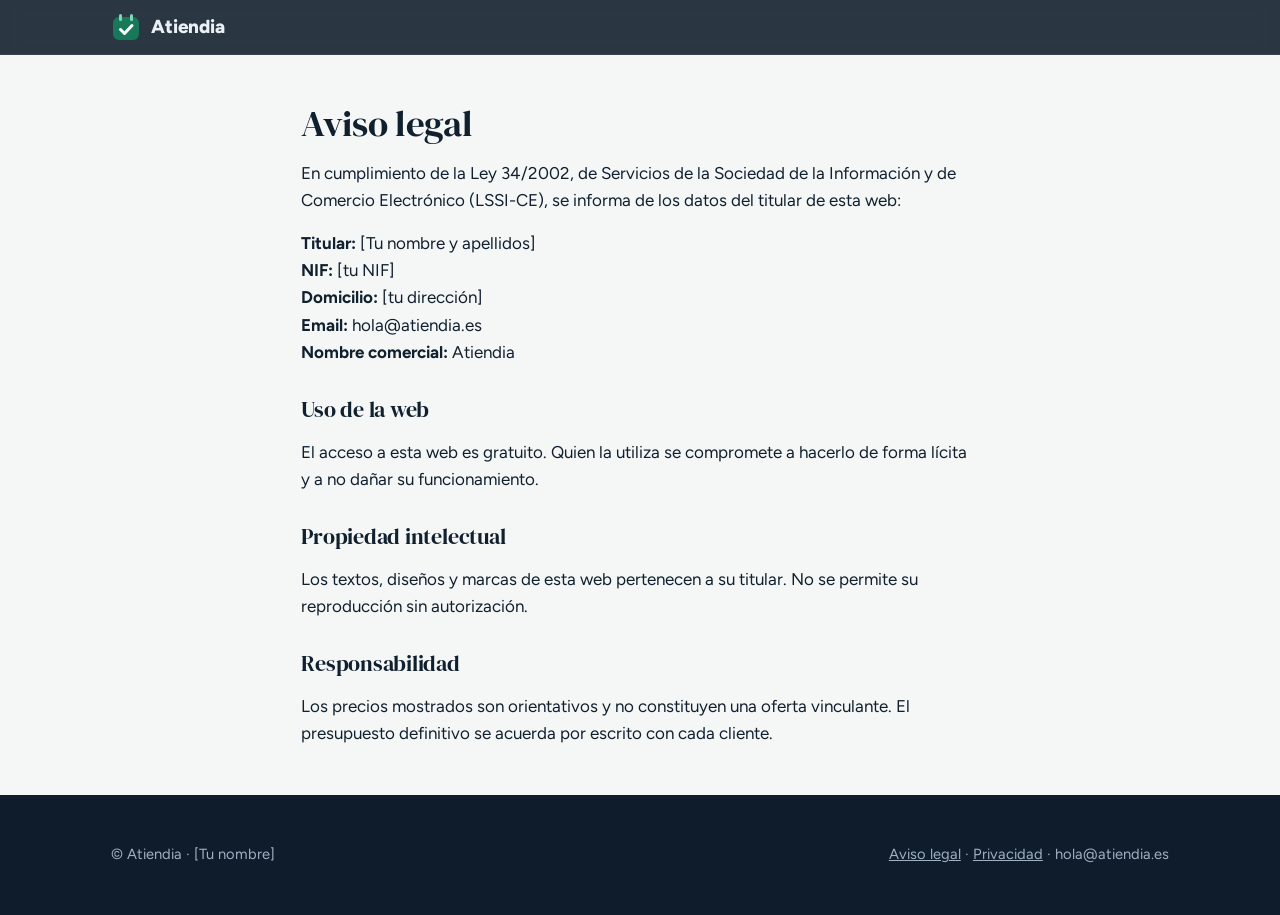
<file: web/aviso-legal.html>
<!doctype html>
<html lang="es">
<head>
<meta charset="utf-8">
<meta name="viewport" content="width=device-width, initial-scale=1, viewport-fit=cover">
<link rel="icon" href="favicon.svg" type="image/svg+xml">
<link rel="stylesheet" href="https://fonts.googleapis.com/css2?family=DM+Serif+Display&family=Figtree:wght@400;600;700;800&display=swap">
<link rel="stylesheet" href="estilos.css">
<title>Aviso legal · Atiendia</title>
</head>
<body class="legal">
<header class="site"><div class="wrap"><a class="logo" href="index.html"><svg width="30" height="30" viewBox="0 0 30 30" aria-hidden="true"><rect x="2" y="5" width="26" height="23" rx="6" fill="#17795a"/><rect x="8" y="2" width="3" height="7" rx="1.5" fill="#7fd8b3"/><rect x="19" y="2" width="3" height="7" rx="1.5" fill="#7fd8b3"/><path d="M9.5 17.5l4 4 7.5-8" fill="none" stroke="#fff" stroke-width="3" stroke-linecap="round" stroke-linejoin="round"/></svg>Atiendia</a></div></header>
<main><div class="wrap">
<h1>Aviso legal</h1>
<p>En cumplimiento de la Ley 34/2002, de Servicios de la Sociedad de la Información y de Comercio Electrónico (LSSI-CE), se informa de los datos del titular de esta web:</p>
<p><strong>Titular:</strong> [Tu nombre y apellidos]<br><strong>NIF:</strong> [tu NIF]<br><strong>Domicilio:</strong> [tu dirección]<br><strong>Email:</strong> hola@atiendia.es<br><strong>Nombre comercial:</strong> Atiendia</p>
<h2>Uso de la web</h2>
<p>El acceso a esta web es gratuito. Quien la utiliza se compromete a hacerlo de forma lícita y a no dañar su funcionamiento.</p>
<h2>Propiedad intelectual</h2>
<p>Los textos, diseños y marcas de esta web pertenecen a su titular. No se permite su reproducción sin autorización.</p>
<h2>Responsabilidad</h2>
<p>Los precios mostrados son orientativos y no constituyen una oferta vinculante. El presupuesto definitivo se acuerda por escrito con cada cliente.</p>
</div></main>
<footer><div class="wrap"><span>© Atiendia · [Tu nombre]</span><span><a href="aviso-legal.html">Aviso legal</a> · <a href="privacidad.html">Privacidad</a> · hola@atiendia.es</span></div></footer>
</body>
</html>
</file>
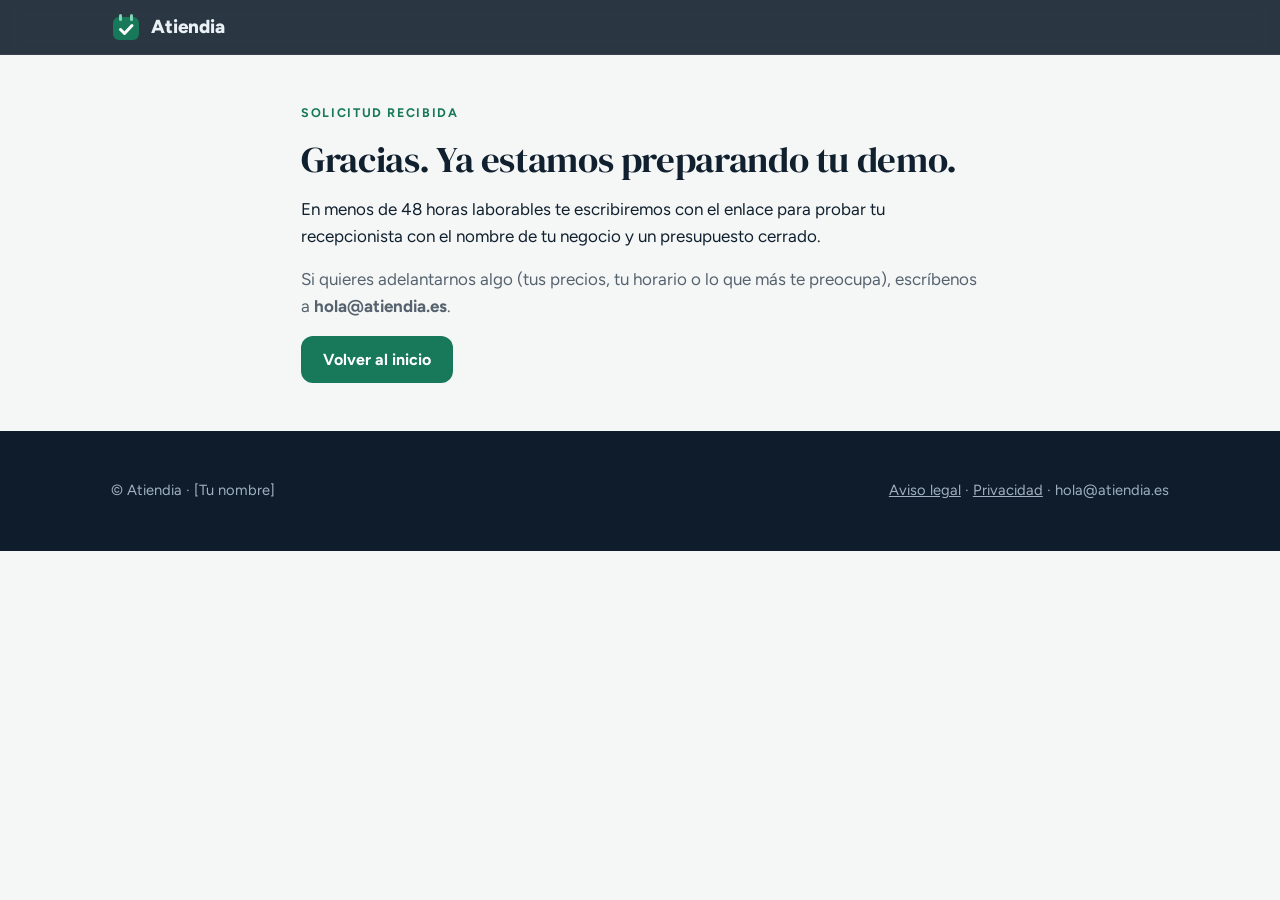
<file: web/gracias.html>
<!doctype html>
<html lang="es">
<head>
<meta charset="utf-8">
<meta name="viewport" content="width=device-width, initial-scale=1, viewport-fit=cover">
<link rel="icon" href="favicon.svg" type="image/svg+xml">
<link rel="stylesheet" href="https://fonts.googleapis.com/css2?family=DM+Serif+Display&family=Figtree:wght@400;600;700;800&display=swap">
<link rel="stylesheet" href="estilos.css">
<title>Solicitud recibida · Atiendia</title>
<meta name="robots" content="noindex">
</head>
<body class="legal">
<header class="site"><div class="wrap"><a class="logo" href="index.html"><svg width="30" height="30" viewBox="0 0 30 30" aria-hidden="true"><rect x="2" y="5" width="26" height="23" rx="6" fill="#17795a"/><rect x="8" y="2" width="3" height="7" rx="1.5" fill="#7fd8b3"/><rect x="19" y="2" width="3" height="7" rx="1.5" fill="#7fd8b3"/><path d="M9.5 17.5l4 4 7.5-8" fill="none" stroke="#fff" stroke-width="3" stroke-linecap="round" stroke-linejoin="round"/></svg>Atiendia</a></div></header>
<main><div class="wrap">
<p class="eyebrow">Solicitud recibida</p>
<h1>Gracias. Ya estamos preparando tu demo.</h1>
<p>En menos de 48 horas laborables te escribiremos con el enlace para probar tu recepcionista con el nombre de tu negocio y un presupuesto cerrado.</p>
<p class="muted">Si quieres adelantarnos algo (tus precios, tu horario o lo que más te preocupa), escríbenos a <strong>hola@atiendia.es</strong>.</p>
<p><a class="btn" href="index.html">Volver al inicio</a></p>
</div></main>
<footer><div class="wrap"><span>© Atiendia · [Tu nombre]</span><span><a href="aviso-legal.html">Aviso legal</a> · <a href="privacidad.html">Privacidad</a> · hola@atiendia.es</span></div></footer>
</body>
</html>
</file>
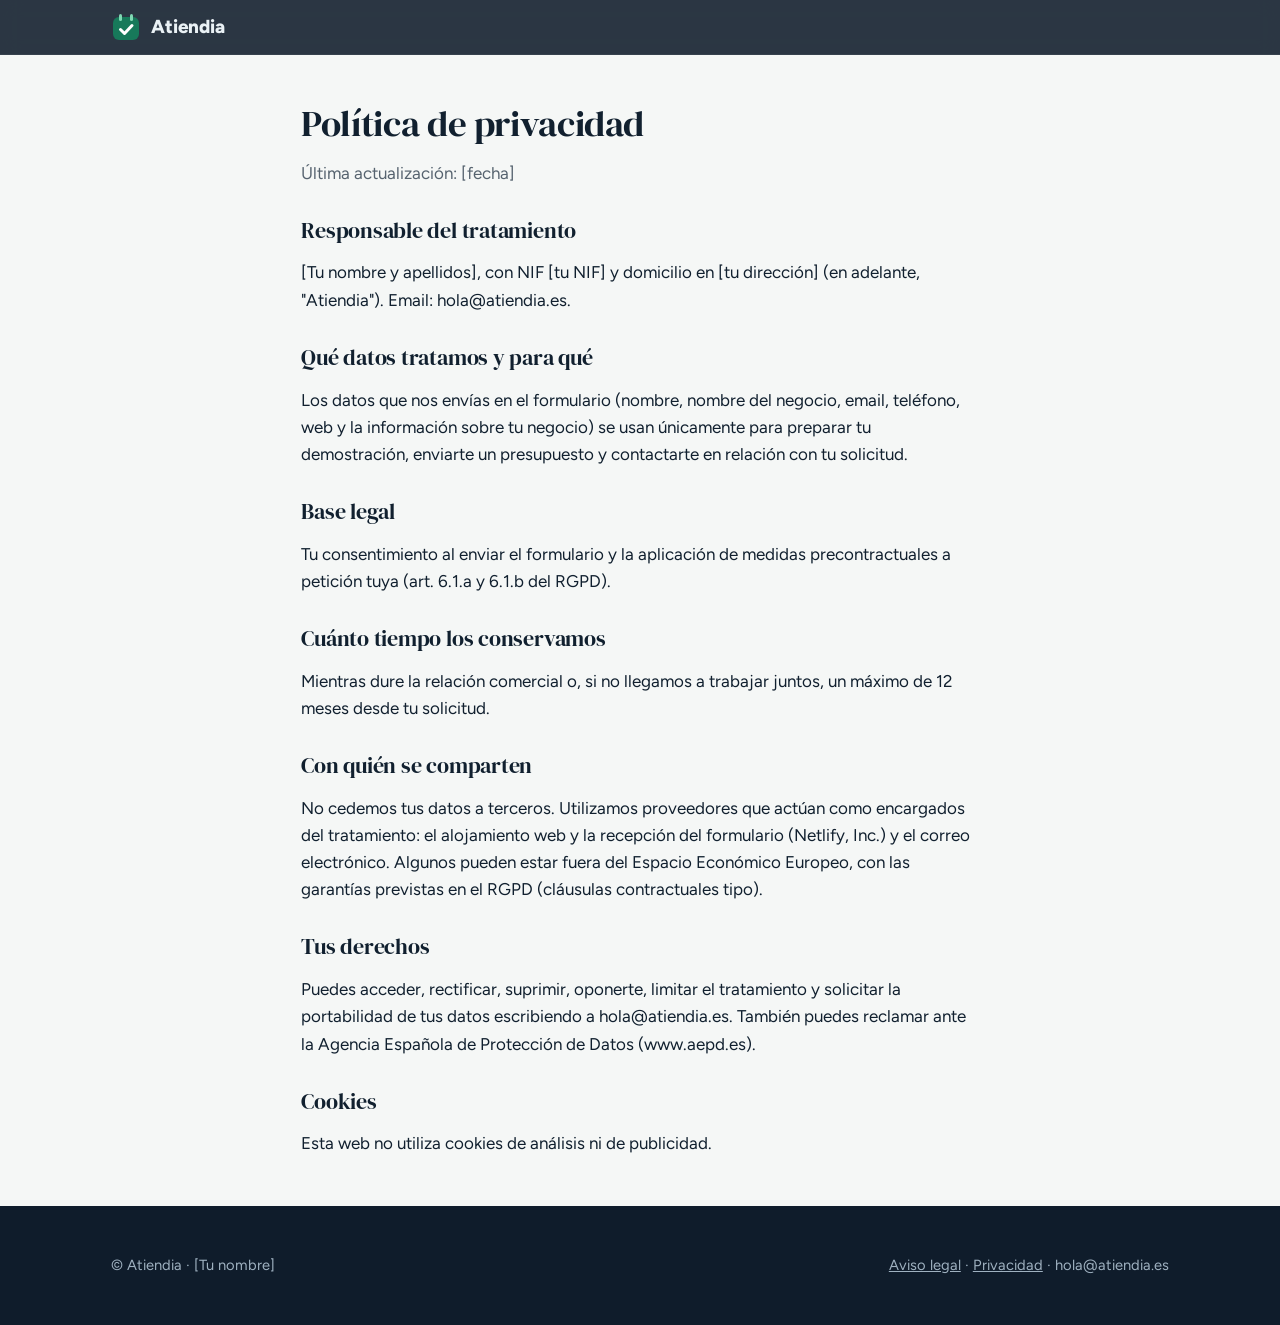
<file: web/privacidad.html>
<!doctype html>
<html lang="es">
<head>
<meta charset="utf-8">
<meta name="viewport" content="width=device-width, initial-scale=1, viewport-fit=cover">
<link rel="icon" href="favicon.svg" type="image/svg+xml">
<link rel="stylesheet" href="https://fonts.googleapis.com/css2?family=DM+Serif+Display&family=Figtree:wght@400;600;700;800&display=swap">
<link rel="stylesheet" href="estilos.css">
<title>Política de privacidad · Atiendia</title>
</head>
<body class="legal">
<header class="site"><div class="wrap"><a class="logo" href="index.html"><svg width="30" height="30" viewBox="0 0 30 30" aria-hidden="true"><rect x="2" y="5" width="26" height="23" rx="6" fill="#17795a"/><rect x="8" y="2" width="3" height="7" rx="1.5" fill="#7fd8b3"/><rect x="19" y="2" width="3" height="7" rx="1.5" fill="#7fd8b3"/><path d="M9.5 17.5l4 4 7.5-8" fill="none" stroke="#fff" stroke-width="3" stroke-linecap="round" stroke-linejoin="round"/></svg>Atiendia</a></div></header>
<main><div class="wrap">
<h1>Política de privacidad</h1>
<p class="muted">Última actualización: [fecha]</p>
<h2>Responsable del tratamiento</h2>
<p>[Tu nombre y apellidos], con NIF [tu NIF] y domicilio en [tu dirección] (en adelante, "Atiendia"). Email: hola@atiendia.es.</p>
<h2>Qué datos tratamos y para qué</h2>
<p>Los datos que nos envías en el formulario (nombre, nombre del negocio, email, teléfono, web y la información sobre tu negocio) se usan únicamente para preparar tu demostración, enviarte un presupuesto y contactarte en relación con tu solicitud.</p>
<h2>Base legal</h2>
<p>Tu consentimiento al enviar el formulario y la aplicación de medidas precontractuales a petición tuya (art. 6.1.a y 6.1.b del RGPD).</p>
<h2>Cuánto tiempo los conservamos</h2>
<p>Mientras dure la relación comercial o, si no llegamos a trabajar juntos, un máximo de 12 meses desde tu solicitud.</p>
<h2>Con quién se comparten</h2>
<p>No cedemos tus datos a terceros. Utilizamos proveedores que actúan como encargados del tratamiento: el alojamiento web y la recepción del formulario (Netlify, Inc.) y el correo electrónico. Algunos pueden estar fuera del Espacio Económico Europeo, con las garantías previstas en el RGPD (cláusulas contractuales tipo).</p>
<h2>Tus derechos</h2>
<p>Puedes acceder, rectificar, suprimir, oponerte, limitar el tratamiento y solicitar la portabilidad de tus datos escribiendo a hola@atiendia.es. También puedes reclamar ante la Agencia Española de Protección de Datos (www.aepd.es).</p>
<h2>Cookies</h2>
<p>Esta web no utiliza cookies de análisis ni de publicidad.</p>
</div></main>
<footer><div class="wrap"><span>© Atiendia · [Tu nombre]</span><span><a href="aviso-legal.html">Aviso legal</a> · <a href="privacidad.html">Privacidad</a> · hola@atiendia.es</span></div></footer>
</body>
</html>
</file>
<file: web/estilos.css>
/* Layout: bandas a ancho completo (hero oscuro, cuerpo claro) con columna de 1160px.
   Motivo: conversación de móvil que termina en una cita confirmada en la agenda. */
:root{
  --bg:#f5f7f6; --surface:#ffffff; --surface-2:#eef3f1; --ink:#11202f; --muted:#56636f; --line:#dbe2e0;
  --accent:#17795a; --accent-strong:#0f5e45; --accent-ink:#ffffff; --accent-soft:#dff0e8;
  --night:#0f1c2b; --night-2:#16283b; --night-ink:#eaf1f5; --night-muted:#9fb1c0; --mint:#7fd8b3;
  --bubble-in:#ffffff; --bubble-out:#d9f3e6; --warn:#b3532a; --star:#d99a00;
  --display:"DM Serif Display", Georgia, "Times New Roman", serif;
  --body:"Figtree", "Segoe UI", system-ui, -apple-system, sans-serif;
  --radius:16px; --shadow:0 1px 2px rgba(17,32,47,.06), 0 8px 28px rgba(17,32,47,.08);
}
@media (prefers-color-scheme: dark){:root:not([data-theme="light"]){
  --bg:#0c1520; --surface:#132130; --surface-2:#18293a; --ink:#e7eef3; --muted:#9aabb9; --line:#24384a;
  --accent:#43c193; --accent-strong:#6fd6ad; --accent-ink:#06150f; --accent-soft:#163a2e;
  --night:#08111b; --night-2:#112033; --bubble-in:#1d2f42; --bubble-out:#1c4635; --warn:#f0936a;
  --shadow:0 1px 2px rgba(0,0,0,.3), 0 8px 28px rgba(0,0,0,.35); color-scheme:dark}}
:root[data-theme="dark"]{
  --bg:#0c1520; --surface:#132130; --surface-2:#18293a; --ink:#e7eef3; --muted:#9aabb9; --line:#24384a;
  --accent:#43c193; --accent-strong:#6fd6ad; --accent-ink:#06150f; --accent-soft:#163a2e;
  --night:#08111b; --night-2:#112033; --bubble-in:#1d2f42; --bubble-out:#1c4635; --warn:#f0936a;
  --shadow:0 1px 2px rgba(0,0,0,.3), 0 8px 28px rgba(0,0,0,.35); color-scheme:dark}

*{box-sizing:border-box}
html{scroll-behavior:smooth}
@media (prefers-reduced-motion:reduce){html{scroll-behavior:auto}*{animation:none!important;transition:none!important}}
body{margin:0;background:var(--bg);color:var(--ink);font:17px/1.6 var(--body)}
.wrap{max-width:1160px;margin:0 auto;padding-inline:max(16px,4vw)}
h1,h2,h3{margin:0;line-height:1.1;text-wrap:balance}
h1,h2{font-family:var(--display);font-weight:400;letter-spacing:-.01em}
h1{font-size:clamp(2.4rem,5.6vw,4.3rem)}
h2{font-size:clamp(1.9rem,3.8vw,2.8rem)}
h3{font-size:1.1rem;font-weight:700}
p{margin:0}
a{color:var(--accent)}
.muted{color:var(--muted)}
.eyebrow{font-size:.78rem;font-weight:700;text-transform:uppercase;letter-spacing:.13em;color:var(--accent)}
:focus-visible{outline:3px solid var(--accent);outline-offset:2px}
.btn{display:inline-flex;align-items:center;justify-content:center;gap:8px;background:var(--accent);color:var(--accent-ink);font-weight:700;text-decoration:none;padding:14px 22px;border-radius:12px;border:0;font:700 1rem var(--body);cursor:pointer;transition:transform .15s ease, box-shadow .15s ease, background .15s}
.btn:hover{transform:translateY(-1px);box-shadow:0 8px 22px rgba(23,121,90,.3)}
.btn.ghost{background:transparent;color:inherit;border:1.5px solid currentColor;opacity:.9}
.btn.ghost:hover{box-shadow:none;opacity:1}
.btn svg{flex:none}

/* Cabecera */
header.site{position:sticky;top:env(safe-area-inset-top,0px);z-index:20;background:color-mix(in srgb, var(--night) 88%, transparent);backdrop-filter:saturate(1.4) blur(10px);color:var(--night-ink);border-bottom:1px solid rgba(255,255,255,.06)}
header.site .wrap{display:flex;align-items:center;gap:24px;padding-block:12px}
.logo{display:flex;align-items:center;gap:10px;font-weight:800;font-size:1.18rem;color:inherit;text-decoration:none;margin-right:auto;letter-spacing:-.01em}
header.site nav{display:flex;gap:22px}
header.site nav a{color:var(--night-muted);text-decoration:none;font-size:.95rem}
header.site nav a:hover{color:var(--night-ink)}
@media (max-width:900px){header.site nav{display:none}}
@media (max-width:480px){header.site .btn{padding:10px 14px;font-size:.9rem}}

/* Hero */
.hero{background:radial-gradient(1200px 600px at 85% 10%, rgba(127,216,179,.16), transparent 60%),radial-gradient(800px 500px at 0% 100%, rgba(23,121,90,.25), transparent 60%),var(--night);color:var(--night-ink);padding-block:64px 72px;overflow:hidden}
.hero .wrap{display:grid;grid-template-columns:1.1fr .9fr;gap:56px;align-items:center}
.hero .wrap>*{min-width:0}
.hero .eyebrow{color:var(--mint)}
.hero h1 em{font-style:italic;color:var(--mint)}
.hero .lede{font-size:1.2rem;color:var(--night-muted);margin-top:20px;max-width:50ch}
.hero .ctas{display:flex;gap:12px;flex-wrap:wrap;margin-top:28px}
.hero .btn.ghost{color:var(--night-ink)}
.trustrow{display:flex;flex-wrap:wrap;gap:10px 22px;margin-top:30px;padding:0;list-style:none;font-size:.92rem;color:var(--night-muted)}
.trustrow li{display:flex;align-items:center;gap:8px}
.trustrow svg{color:var(--mint)}
@media (max-width:900px){.hero .wrap{grid-template-columns:1fr}.hero{padding-block:40px 56px}}

/* Móvil con conversación */
.demo-box{display:grid;gap:14px;justify-items:center}
.tabs{display:flex;flex-wrap:wrap;gap:6px;justify-content:center;background:rgba(255,255,255,.06);padding:5px;border-radius:999px}
.tabs button{font:600 .88rem var(--body);color:var(--night-muted);background:transparent;border:0;padding:8px 14px;min-height:44px;border-radius:999px;cursor:pointer}
.tabs button[aria-selected="true"]{background:var(--night-ink);color:var(--night)}
.phone{width:min(100%,360px);background:#0a1320;border-radius:38px;padding:12px;box-shadow:0 30px 80px rgba(0,0,0,.45),0 0 0 1px rgba(255,255,255,.08) inset}
.screen{background:#ece5dd;border-radius:28px;overflow:hidden;display:grid;grid-template-rows:auto 1fr;height:520px}
:root[data-theme="dark"] .screen{background:#0d1824}
@media (prefers-color-scheme: dark){:root:not([data-theme="light"]) .screen{background:#0d1824}}
.chat-head{background:var(--accent-strong);color:#fff;display:flex;align-items:center;gap:10px;padding:14px 16px}
.chat-head .av{width:36px;height:36px;border-radius:50%;background:#fff;display:grid;place-items:center;color:var(--accent-strong);font-weight:800}
.chat-head b{display:block;font-size:.95rem;line-height:1.2}
.chat-head small{opacity:.85;font-size:.78rem}
.chat{padding:14px 12px;display:flex;flex-direction:column;gap:8px;overflow:hidden;justify-content:flex-end;-webkit-mask-image:linear-gradient(transparent,#000 56px);mask-image:linear-gradient(transparent,#000 56px)}
.b{max-width:82%;padding:8px 11px 6px;border-radius:12px;font-size:.9rem;line-height:1.4;color:#14202b;box-shadow:0 1px 1px rgba(0,0,0,.08);position:relative;animation:pop .28s ease-out both}
.b time{display:block;text-align:right;font-size:.7rem;color:#46535d;margin-top:2px;font-variant-numeric:tabular-nums}
.b.in{align-self:flex-start;background:var(--bubble-in)}
.b.out{align-self:flex-end;background:var(--bubble-out)}
:root[data-theme="dark"] .b{color:var(--ink)}
@media (prefers-color-scheme: dark){:root:not([data-theme="light"]) .b{color:var(--ink)}}
.b.cita{align-self:center;max-width:92%;background:var(--surface);border:1.5px solid var(--accent);display:flex;gap:10px;align-items:center;color:var(--ink)}
.b.cita svg{color:var(--accent);flex:none}
.typing{align-self:flex-end;background:var(--bubble-out);border-radius:12px;padding:10px 12px;display:flex;gap:4px}
.typing i{width:6px;height:6px;border-radius:50%;background:#5c7a6c;animation:dot 1s infinite}
.typing i:nth-child(2){animation-delay:.15s}.typing i:nth-child(3){animation-delay:.3s}
@keyframes pop{from{transform:translateY(6px) scale(.98);opacity:.2}to{transform:none;opacity:1}}
@keyframes dot{0%,100%{opacity:.3}50%{opacity:1}}
.demo-note{font-size:.82rem;color:var(--night-muted);text-align:center}

/* Canales */
.canales{background:var(--night-2);color:var(--night-muted);padding-block:18px}
.canales .wrap{display:flex;flex-wrap:wrap;gap:12px 28px;align-items:center;justify-content:center;font-size:.92rem}
.canales b{color:var(--night-ink);font-weight:600}
.canales span{display:flex;align-items:center;gap:8px}

/* Secciones */
section.s{padding-block:80px}
section.s>.wrap{display:grid;gap:36px}
section.alt{background:var(--surface-2)}
.intro{display:grid;gap:14px;max-width:68ch}
.intro.center{justify-self:center;text-align:center}

/* Día en la clínica */
.dia{background:var(--surface);border:1px solid var(--line);border-radius:var(--radius);padding:26px;box-shadow:var(--shadow);display:grid;gap:22px}
.track{position:relative;height:64px;border-radius:12px;overflow:hidden;background:repeating-linear-gradient(90deg,var(--surface-2) 0 calc(100%/24 - 1px),var(--line) calc(100%/24 - 1px) calc(100%/24))}
.track .open{position:absolute;top:0;bottom:0;background:var(--accent-soft)}
.track .ev{position:absolute;top:62%;width:14px;height:14px;margin:-7px 0 0 -7px;border-radius:50%;background:var(--warn);box-shadow:0 0 0 4px color-mix(in srgb,var(--warn) 25%,transparent)}
.track .ev.ok{background:var(--accent);box-shadow:0 0 0 4px color-mix(in srgb,var(--accent) 25%,transparent)}
.hours{display:flex;justify-content:space-between;font-size:.75rem;color:var(--muted);font-variant-numeric:tabular-nums;margin-top:6px}
.leyenda{display:flex;flex-wrap:wrap;gap:8px 20px;font-size:.88rem;color:var(--muted)}
.leyenda span{display:flex;align-items:center;gap:8px}
.leyenda i{width:12px;height:12px;border-radius:50%;display:inline-block}
.comparar{display:grid;grid-template-columns:1fr 1fr;gap:16px}
.comparar>div{border-radius:12px;padding:18px;display:grid;gap:6px}
.comparar .sin{background:color-mix(in srgb,var(--warn) 10%,var(--surface))}
.comparar .con{background:var(--accent-soft)}
.comparar b.big{font-family:var(--display);font-weight:400;font-size:2.2rem;line-height:1;font-variant-numeric:tabular-nums}
.comparar .sin b.big{color:var(--warn)} .comparar .con b.big{color:var(--accent)}
@media (max-width:640px){.comparar{grid-template-columns:1fr}}

/* Servicios */
.cards{display:grid;grid-template-columns:repeat(auto-fit,minmax(min(100%,300px),1fr));gap:18px}
.cards>*{min-width:0}
.card{background:var(--surface);border:1px solid var(--line);border-radius:var(--radius);padding:24px;display:grid;gap:10px;align-content:start;transition:transform .2s ease, box-shadow .2s ease, border-color .2s}
.card:hover{transform:translateY(-3px);box-shadow:var(--shadow);border-color:color-mix(in srgb,var(--accent) 40%,var(--line))}
.ico{width:46px;height:46px;border-radius:12px;background:var(--accent-soft);color:var(--accent);display:grid;place-items:center}

/* Calculadora */
.calc{display:grid;grid-template-columns:1fr 1fr;gap:0;background:var(--surface);border:1px solid var(--line);border-radius:22px;overflow:hidden;box-shadow:var(--shadow)}
.calc>*{min-width:0}
.calc .inputs{padding:30px;display:grid;gap:24px;align-content:start}
.calc .res{background:var(--night);color:var(--night-ink);padding:30px;display:grid;gap:14px;align-content:center}
.slider{display:grid;gap:8px}
.slider label{display:flex;justify-content:space-between;font-weight:600;font-size:.95rem;gap:12px}
.slider output{font-variant-numeric:tabular-nums;color:var(--accent);font-weight:800}
input[type=range]{width:100%;accent-color:var(--accent);height:44px;margin:0}
.res .perdida{font-family:var(--display);font-size:clamp(2.6rem,6vw,3.8rem);line-height:1;color:var(--mint);font-variant-numeric:tabular-nums}
.res small{color:var(--night-muted);font-size:.85rem}
.res .mini{display:grid;grid-template-columns:1fr 1fr;gap:12px;border-top:1px solid rgba(255,255,255,.1);padding-top:14px}
.res .mini b{display:block;font-size:1.3rem;font-variant-numeric:tabular-nums}
@media (max-width:820px){.calc{grid-template-columns:1fr}}

/* Pasos */
ol.pasos{list-style:none;margin:0;padding:0;display:grid;grid-template-columns:repeat(3,minmax(0,1fr));gap:22px;counter-reset:p;position:relative}
ol.pasos li{counter-increment:p;display:grid;gap:10px;align-content:start;position:relative}
ol.pasos li::before{content:counter(p);width:48px;height:48px;border-radius:50%;background:var(--accent);color:var(--accent-ink);font:400 1.5rem var(--display);display:grid;place-items:center;position:relative;z-index:1}
ol.pasos::before{content:"";position:absolute;top:24px;left:24px;right:calc(33% - 24px);height:2px;background:linear-gradient(90deg,var(--accent),var(--line))}
ol.pasos .cuando{font-size:.8rem;font-weight:700;text-transform:uppercase;letter-spacing:.1em;color:var(--accent)}
@media (max-width:760px){ol.pasos{grid-template-columns:1fr}ol.pasos::before{display:none}}

/* Precios */
.planes{display:grid;grid-template-columns:repeat(auto-fit,minmax(min(100%,270px),1fr));gap:18px;align-items:stretch}
.plan{background:var(--surface);border:1px solid var(--line);border-radius:var(--radius);padding:28px;display:grid;gap:12px;align-content:start}
.plan.dest{border:2px solid var(--accent);box-shadow:var(--shadow);position:relative}
.plan .precio{font-family:var(--display);font-size:2.5rem;line-height:1;font-variant-numeric:tabular-nums}
.plan .precio small{font-family:var(--body);font-size:.95rem;color:var(--muted)}
.plan ul{list-style:none;margin:0;padding:0;display:grid;gap:8px}
.plan li{display:flex;gap:10px;align-items:flex-start}
.plan li svg{color:var(--accent);flex:none;margin-top:4px}
.badge{justify-self:start;background:var(--accent-soft);color:var(--accent);font-size:.75rem;font-weight:700;text-transform:uppercase;letter-spacing:.08em;padding:5px 11px;border-radius:99px}

/* Confianza */
.sellos{display:grid;grid-template-columns:repeat(auto-fit,minmax(min(100%,420px),1fr));gap:16px}
.sello{display:flex;gap:14px;align-items:flex-start;background:var(--surface);border:1px solid var(--line);border-radius:14px;padding:18px}
.sello .ico{flex:none}
.sello b{display:block;margin-bottom:2px}
.sello p{font-size:.93rem;color:var(--muted)}

/* Fundadora */
.yo{display:grid;grid-template-columns:240px 1fr;gap:44px;align-items:center}
.yo>*{min-width:0}
.foto{width:100%;max-width:240px;aspect-ratio:4/5;border-radius:22px;background:linear-gradient(160deg,var(--accent-soft),var(--surface-2));display:grid;place-items:center;font-family:var(--display);font-size:4rem;color:var(--accent);overflow:hidden;box-shadow:var(--shadow)}
.foto img{width:100%;height:100%;object-fit:cover}
.firma{font-family:var(--display);font-size:1.6rem;color:var(--accent)}
@media (max-width:700px){.yo{grid-template-columns:1fr}.foto{max-width:180px}}

/* Reseñas */
.resenas{display:grid;grid-template-columns:repeat(auto-fit,minmax(min(100%,300px),1fr));gap:18px}
.resena{background:var(--surface);border:1px solid var(--line);border-radius:var(--radius);padding:22px;display:grid;gap:10px;align-content:start}
.estrellas{color:var(--star);letter-spacing:2px}
.resena-vacia{background:var(--surface);border:1.5px dashed var(--line);border-radius:var(--radius);padding:28px;display:grid;gap:12px;max-width:70ch;justify-self:center;text-align:center;justify-items:center}

/* FAQ */
.faq{display:grid;gap:10px;max-width:820px;width:100%;justify-self:center}
details{background:var(--surface);border:1px solid var(--line);border-radius:14px;padding:8px 22px}
summary{cursor:pointer;font-weight:700;list-style:none;display:flex;justify-content:space-between;align-items:center;gap:16px;min-height:44px;padding-block:6px}
summary::-webkit-details-marker{display:none}
summary::after{content:"+";font-size:1.4rem;line-height:1;color:var(--accent);transition:transform .2s}
details[open] summary::after{transform:rotate(45deg)}
details p{margin:4px 0 12px;color:var(--muted)}

/* Formulario por pasos */
.cta-band{background:radial-gradient(900px 500px at 100% 0%, rgba(127,216,179,.15), transparent 60%),var(--night);color:var(--night-ink)}
.cta-band .eyebrow{color:var(--mint)}
.cta-band .muted{color:var(--night-muted)}
.form-wrap{display:grid;grid-template-columns:.9fr 1.1fr;gap:48px;align-items:start}
.form-wrap>*{min-width:0}
.beneficios{list-style:none;padding:0;margin:8px 0 0;display:grid;gap:12px}
.beneficios li{display:flex;gap:12px;align-items:flex-start}
.beneficios svg{color:var(--mint);flex:none;margin-top:3px}
form.demo{background:var(--surface);color:var(--ink);border-radius:22px;padding:28px;display:grid;gap:18px;box-shadow:0 30px 80px rgba(0,0,0,.35)}
.progreso{display:grid;gap:8px}
.progreso .barra{height:6px;background:var(--surface-2);border-radius:99px;overflow:hidden}
.progreso .barra i{display:block;height:100%;width:33%;background:var(--accent);border-radius:99px;transition:width .3s ease}
.progreso small{color:var(--muted);font-weight:600}
.paso{display:grid;gap:16px;border:0;padding:0;margin:0;min-width:0}
.paso legend{font:400 1.5rem var(--display);margin-bottom:6px;padding:0}
.opciones{display:grid;grid-template-columns:repeat(auto-fit,minmax(min(100%,150px),1fr));gap:10px}
.opcion{position:relative}
.opcion input{position:absolute;opacity:0;inset:0;cursor:pointer;width:100%;height:100%;margin:0}
.opcion span{display:flex;align-items:center;gap:10px;border:1.5px solid var(--line);border-radius:12px;padding:12px;font-size:.93rem;font-weight:600;background:var(--bg);transition:border-color .15s, background .15s;height:100%}
.opcion input:checked+span{border-color:var(--accent);background:var(--accent-soft)}
.opcion input:focus-visible+span{outline:3px solid var(--accent);outline-offset:2px}
.fila{display:grid;grid-template-columns:1fr 1fr;gap:14px}
.fila>*{min-width:0}
@media (max-width:600px){.fila{grid-template-columns:1fr}}
label.campo{display:grid;gap:6px;font-weight:600;font-size:.93rem}
input,select,textarea{font:inherit;font-weight:400;padding:12px 13px;border:1.5px solid var(--line);border-radius:10px;background:var(--bg);color:var(--ink);width:100%}
input:focus,select:focus,textarea:focus{border-color:var(--accent);outline:none}
textarea{min-height:96px;resize:vertical}
.consent{display:flex;gap:10px;align-items:flex-start;font-size:.9rem;color:var(--muted)}
.consent input{width:auto;margin-top:4px}
.nav-form{display:flex;gap:10px;justify-content:space-between;flex-wrap:wrap}
.nav-form .btn.ghost{color:var(--ink);border-color:var(--line)}
.oculto{position:absolute;left:-9999px}
.estado{font-weight:600}
.estado.error{color:var(--warn)}
@media (max-width:900px){.form-wrap{grid-template-columns:1fr}}

/* Botón flotante móvil */
.flotante{position:fixed;left:16px;right:16px;bottom:calc(14px + env(safe-area-inset-bottom,0px));z-index:30;display:none;box-shadow:0 10px 30px rgba(0,0,0,.3)}
@media (max-width:700px){.flotante{display:flex}}

footer{background:var(--night);color:var(--night-muted);padding-block:44px 90px;font-size:.92rem}
footer .wrap{display:flex;flex-wrap:wrap;gap:16px 32px;justify-content:space-between;align-items:center}
footer a{color:var(--night-muted)}
footer .logo{color:var(--night-ink);margin:0}

/* Páginas legales */
.legal header.site{position:static}
.legal main{padding-block:48px}
.legal main .wrap{max-width:780px;display:grid;gap:16px}
.legal h1{font-size:2.3rem}
.legal h2{font-size:1.4rem;margin-top:16px}
.legal footer{padding-block:36px}

/* Revisión de diseño */
header.site .btn{min-height:44px}
.track .ev::after{content:attr(data-h);position:absolute;bottom:16px;left:50%;transform:translateX(-50%);font-size:.7rem;font-weight:700;color:var(--ink);font-variant-numeric:tabular-nums;white-space:nowrap}
@media (max-width:600px){.track .ev::after{font-size:.6rem}.track .ev:nth-child(5)::after{display:none}}
.legal-links a,footer a{display:inline-block;padding-block:12px}
.consent a{padding-block:4px}
.resena-vacia a{display:inline-block;padding-block:12px}
</file>
